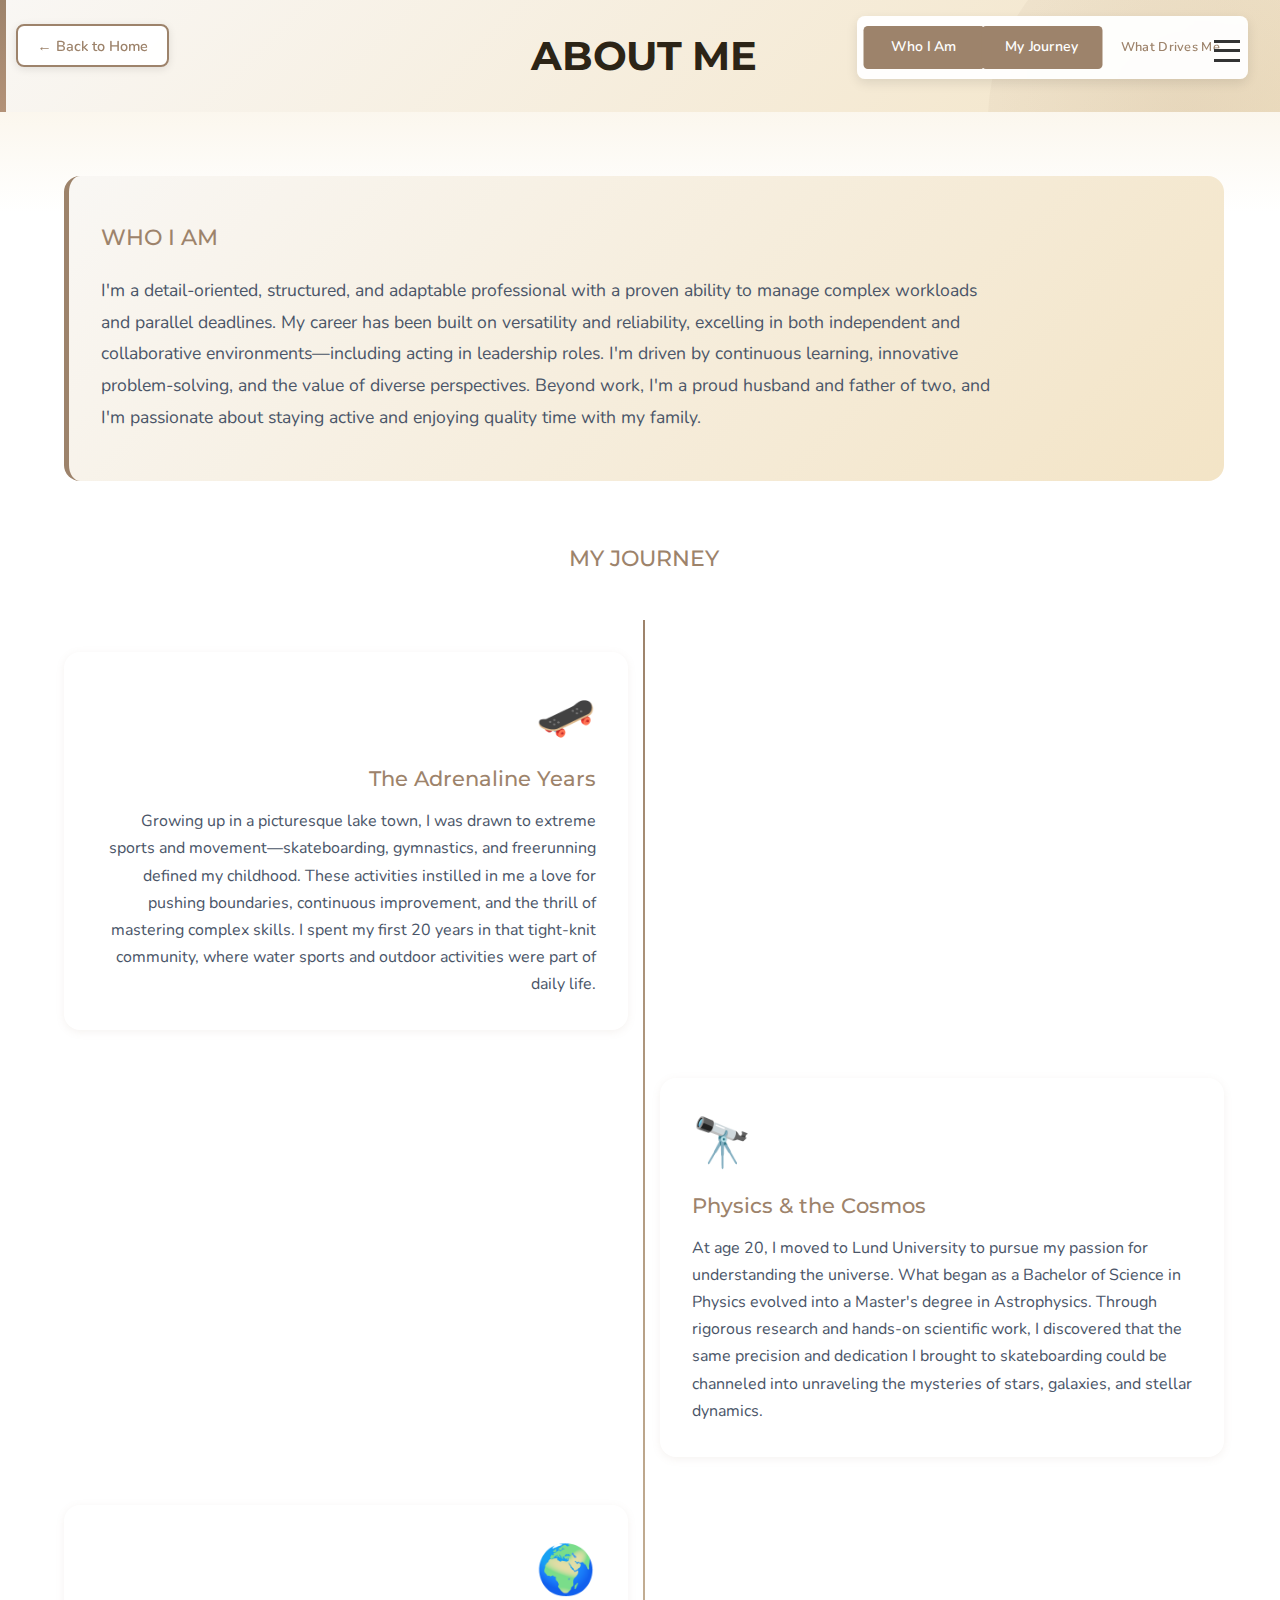
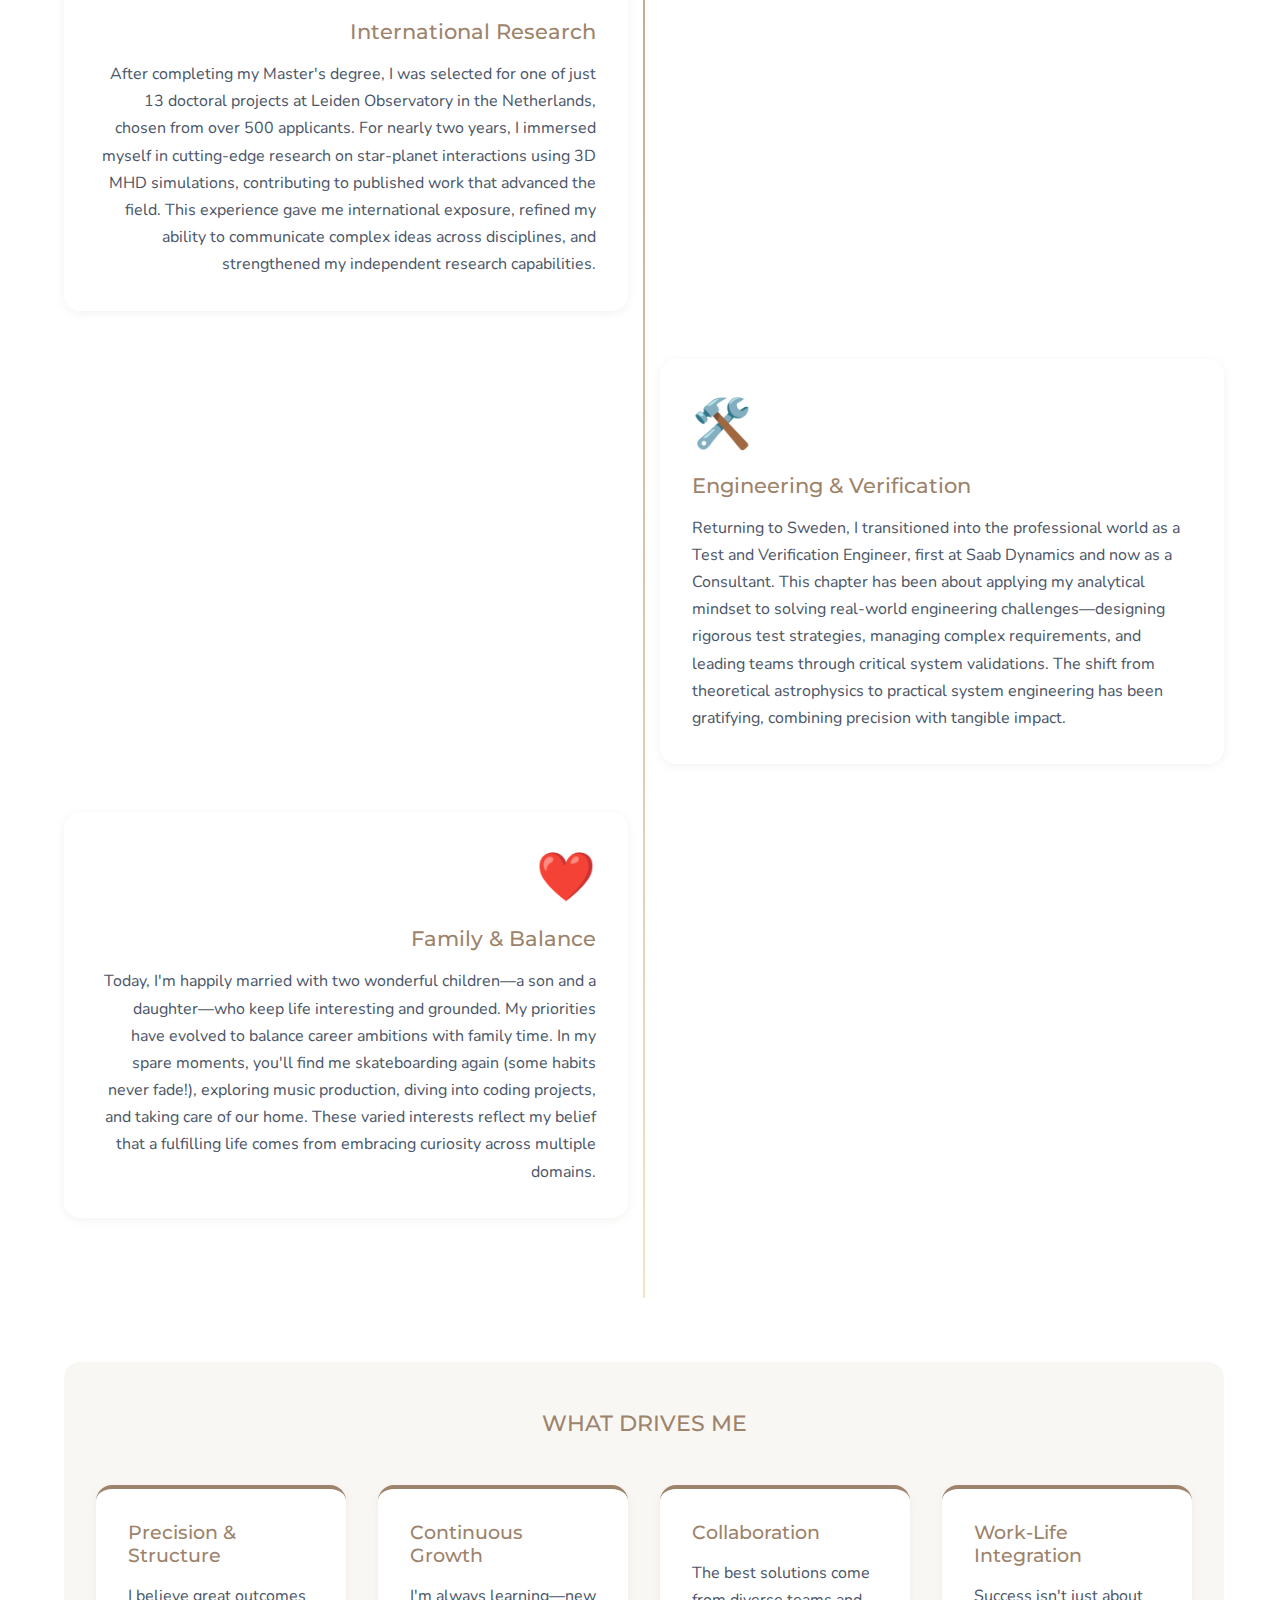
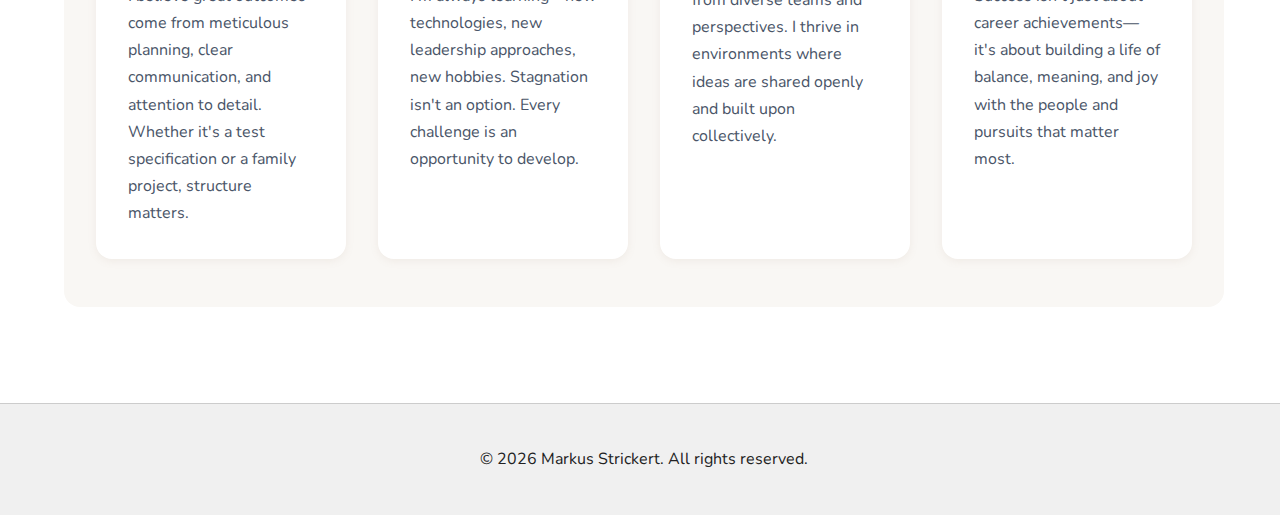
<file: about.html>
<!DOCTYPE html>
<html lang="en">
  <head>
    <meta charset="utf-8">
    <meta name="viewport" content="width=device-width, initial-scale=1">
    <title>About me - Markus Strickert</title>
    <meta name="description" content="About Markus Strickert">
    <meta name="author" content="Markus Strickert">
    <link rel="preconnect" href="https://fonts.googleapis.com">
    <link rel="preconnect" href="https://fonts.gstatic.com" crossorigin>
    <link href="https://fonts.googleapis.com/css2?family=Montserrat:ital,wght@0,100..900;1,100..900&family=Nunito:ital,wght@0,200..1000;1,200..1000&display=swap" rel="stylesheet">
    <link rel="stylesheet" href="css/modern_normalize.css" />
    <link rel="stylesheet" href="css/html5bp.css">
    <link rel="stylesheet" href="css/main.css">
    <meta name="theme-color" content="#fafafa">
    <link rel="icon" href="/favicon.ico" sizes="any">
    <link rel="icon" href="/icon.svg" type="image/svg+xml">
    <link rel="apple-touch-icon" sizes="180x180" href="/icon.png">
    <link rel="manifest" href="/site.webmanifest">
  </head>

  <body>
    <!-- Overlay for menu -->
    <div id="menu-overlay" class="menu-overlay"></div>

    <!-- Hamburger Menu -->
    <div id="hamburger-menu" class="hamburger-menu">
      <button id="menu-toggle" class="menu-toggle" aria-label="Toggle menu">
        <span></span>
        <span></span>
        <span></span>
      </button>
      <nav id="dropdown-menu" class="dropdown-menu">
        <ul>
          <li><a href="index.html">Home</a></li>
          <li><a href="about.html">About me</a></li>
          <li><a href="academic.html">Academic Experience</a></li>
          <li><a href="work-details.html">Detailed Competence Profile</a></li>
          <li><a href="portfolio.html">Portfolio</a></li>
          <li><a href="projects.html">Projects</a></li>
          <li><a href="contact.html">Contact me</a></li>
        </ul>
      </nav>
    </div>

    <header class="page-header">
      <div class="container">
        <h1>About me</h1>
        <a href="index.html" class="back-to-portfolio">← Back to Home</a>
      </div>
    </header>

    <!-- Portfolio Navigation Sidebar -->
    <div class="timeline-nav timeline-nav-top" id="timelineNav">
      <div class="timeline-nav-item" data-section="who-i-am">Who I Am</div>
      <div class="timeline-nav-item" data-section="my-journey">My Journey</div>
      <div class="timeline-nav-item" data-section="what-drives-me">What Drives Me</div>
    </div>

    <div class="page-content">
      <div class="container">
        <main>
          <!-- Intro Section -->
          <section id="who-i-am" class="about-intro">
            <div class="intro-content">
              <h2>Who I Am</h2>
              <p class="intro-text">
                I'm a detail-oriented, structured, and adaptable professional with a proven ability to manage complex workloads and parallel deadlines. My career has been built on versatility and reliability, excelling in both independent and collaborative environments—including acting in leadership roles. I'm driven by continuous learning, innovative problem-solving, and the value of diverse perspectives. Beyond work, I'm a proud husband and father of two, and I'm passionate about staying active and enjoying quality time with my family.
              </p>
            </div>
          </section>

          <!-- Journey Section -->
          <section id="my-journey" class="about-journey">
            <h2>My Journey</h2>
            
            <div class="journey-timeline">
              <!-- Phase 1: Early Years -->
              <div class="journey-phase">
                <div class="phase-icon">🛹</div>
                <h3>The Adrenaline Years</h3>
                <p>
                  Growing up in a picturesque lake town, I was drawn to extreme sports and movement—skateboarding, gymnastics, and freerunning defined my childhood. These activities instilled in me a love for pushing boundaries, continuous improvement, and the thrill of mastering complex skills. I spent my first 20 years in that tight-knit community, where water sports and outdoor activities were part of daily life.
                </p>
              </div>

              <!-- Phase 2: Academic Path -->
              <div class="journey-phase">
                <div class="phase-icon">🔭</div>
                <h3>Physics & the Cosmos</h3>
                <p>
                  At age 20, I moved to Lund University to pursue my passion for understanding the universe. What began as a Bachelor of Science in Physics evolved into a Master's degree in Astrophysics. Through rigorous research and hands-on scientific work, I discovered that the same precision and dedication I brought to skateboarding could be channeled into unraveling the mysteries of stars, galaxies, and stellar dynamics.
                </p>
              </div>

              <!-- Phase 3: PhD & Leiden -->
              <div class="journey-phase">
                <div class="phase-icon">🌍</div>
                <h3>International Research</h3>
                <p>
                  After completing my Master's degree, I was selected for one of just 13 doctoral projects at Leiden Observatory in the Netherlands, chosen from over 500 applicants. For nearly two years, I immersed myself in cutting-edge research on star-planet interactions using 3D MHD simulations, contributing to published work that advanced the field. This experience gave me international exposure, refined my ability to communicate complex ideas across disciplines, and strengthened my independent research capabilities.
                </p>
              </div>

              <!-- Phase 4: Professional Life -->
              <div class="journey-phase">
                <div class="phase-icon">🛠️</div>
                <h3>Engineering & Verification</h3>
                <p>
                  Returning to Sweden, I transitioned into the professional world as a Test and Verification Engineer, first at Saab Dynamics and now as a Consultant. This chapter has been about applying my analytical mindset to solving real-world engineering challenges—designing rigorous test strategies, managing complex requirements, and leading teams through critical system validations. The shift from theoretical astrophysics to practical system engineering has been gratifying, combining precision with tangible impact.
                </p>
              </div>

              <!-- Phase 5: Family & Present -->
              <div class="journey-phase">
                <div class="phase-icon">❤️</div>
                <h3>Family & Balance</h3>
                <p>
                  Today, I'm happily married with two wonderful children—a son and a daughter—who keep life interesting and grounded. My priorities have evolved to balance career ambitions with family time. In my spare moments, you'll find me skateboarding again (some habits never fade!), exploring music production, diving into coding projects, and taking care of our home. These varied interests reflect my belief that a fulfilling life comes from embracing curiosity across multiple domains.
                </p>
              </div>
            </div>
          </section>

          <!-- Values Section -->
          <section id="what-drives-me" class="about-values">
            <h2>What Drives Me</h2>
            <div class="values-grid">
              <div class="value-card">
                <h3>Precision & Structure</h3>
                <p>I believe great outcomes come from meticulous planning, clear communication, and attention to detail. Whether it's a test specification or a family project, structure matters.</p>
              </div>
              <div class="value-card">
                <h3>Continuous Growth</h3>
                <p>I'm always learning—new technologies, new leadership approaches, new hobbies. Stagnation isn't an option. Every challenge is an opportunity to develop.</p>
              </div>
              <div class="value-card">
                <h3>Collaboration</h3>
                <p>The best solutions come from diverse teams and perspectives. I thrive in environments where ideas are shared openly and built upon collectively.</p>
              </div>
              <div class="value-card">
                <h3>Work-Life Integration</h3>
                <p>Success isn't just about career achievements—it's about building a life of balance, meaning, and joy with the people and pursuits that matter most.</p>
              </div>
            </div>
          </section>

        </main>
      </div>
    </div>

    <footer class="page-footer">
      <div class="container">
        <p>© 2026 Markus Strickert. All rights reserved.</p>
      </div>
    </footer>

    <script src="js/app.js"></script>
  </body>
</html>
</file>
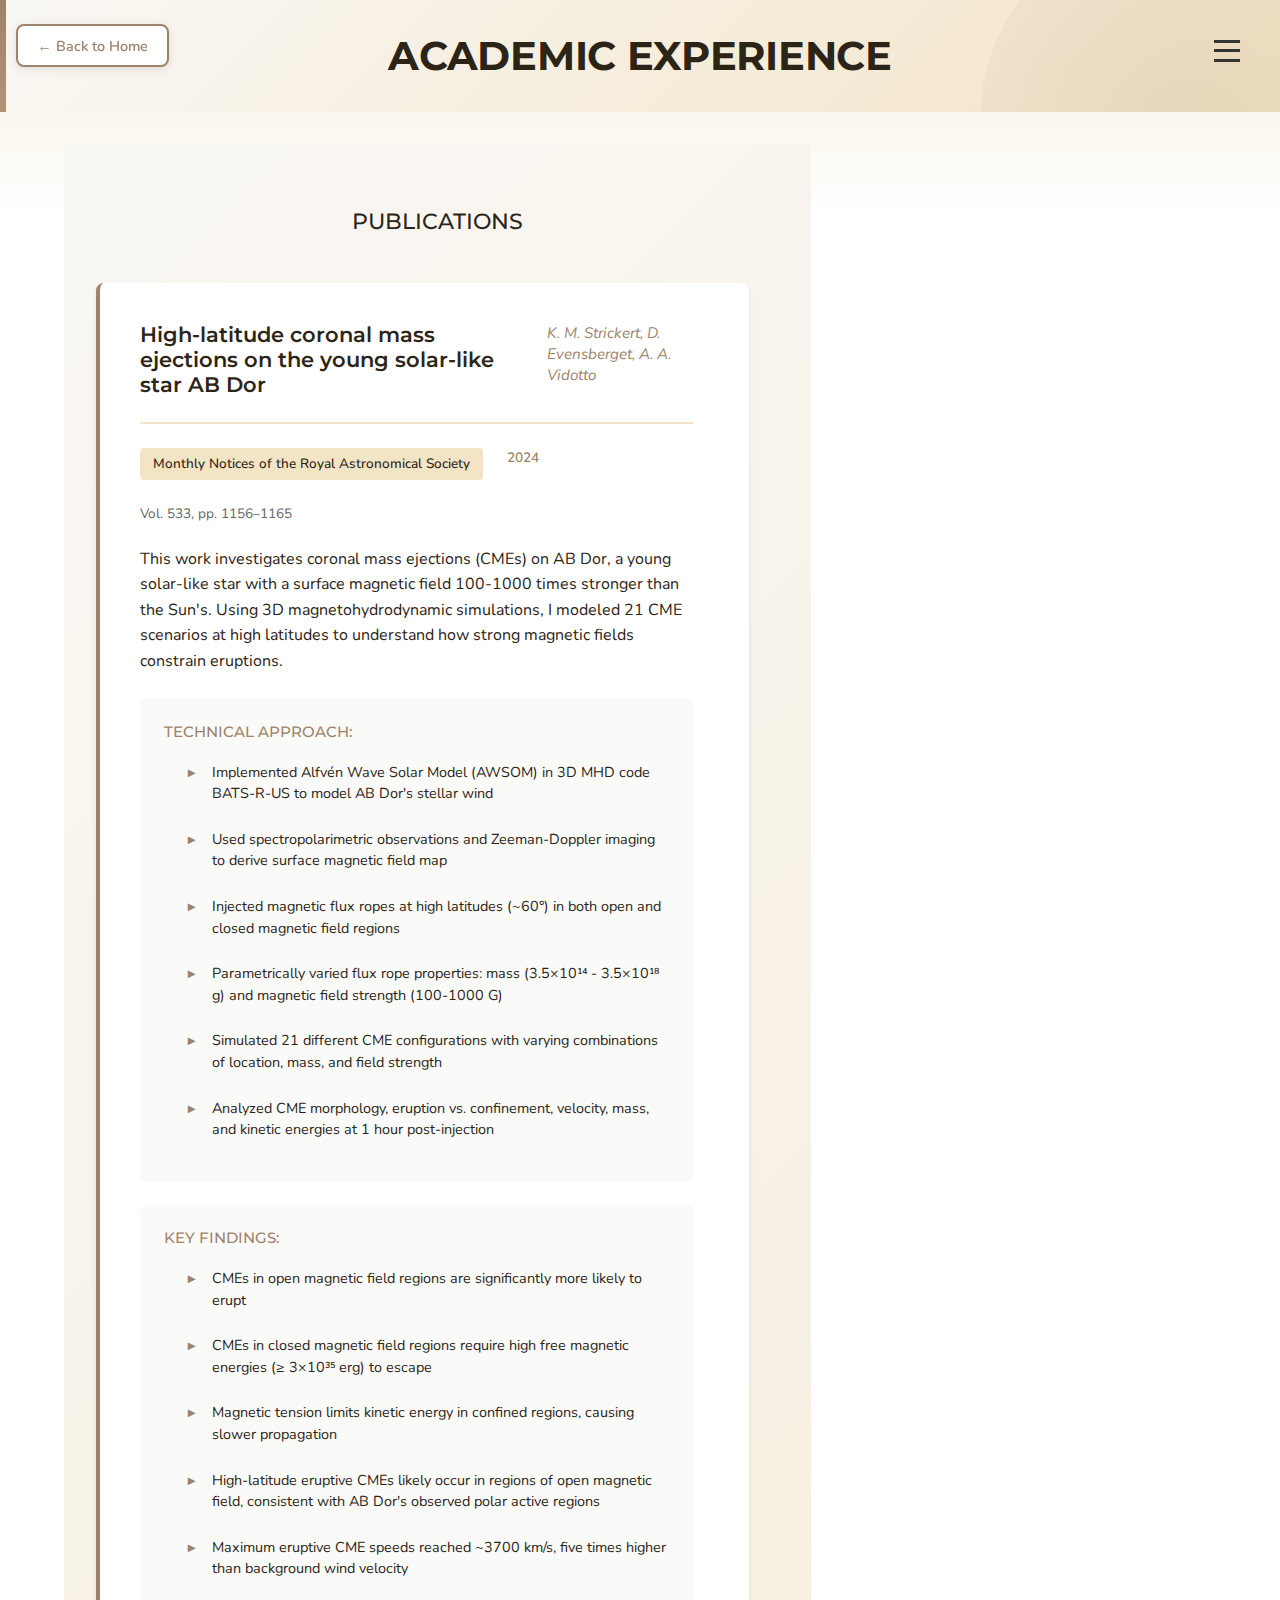
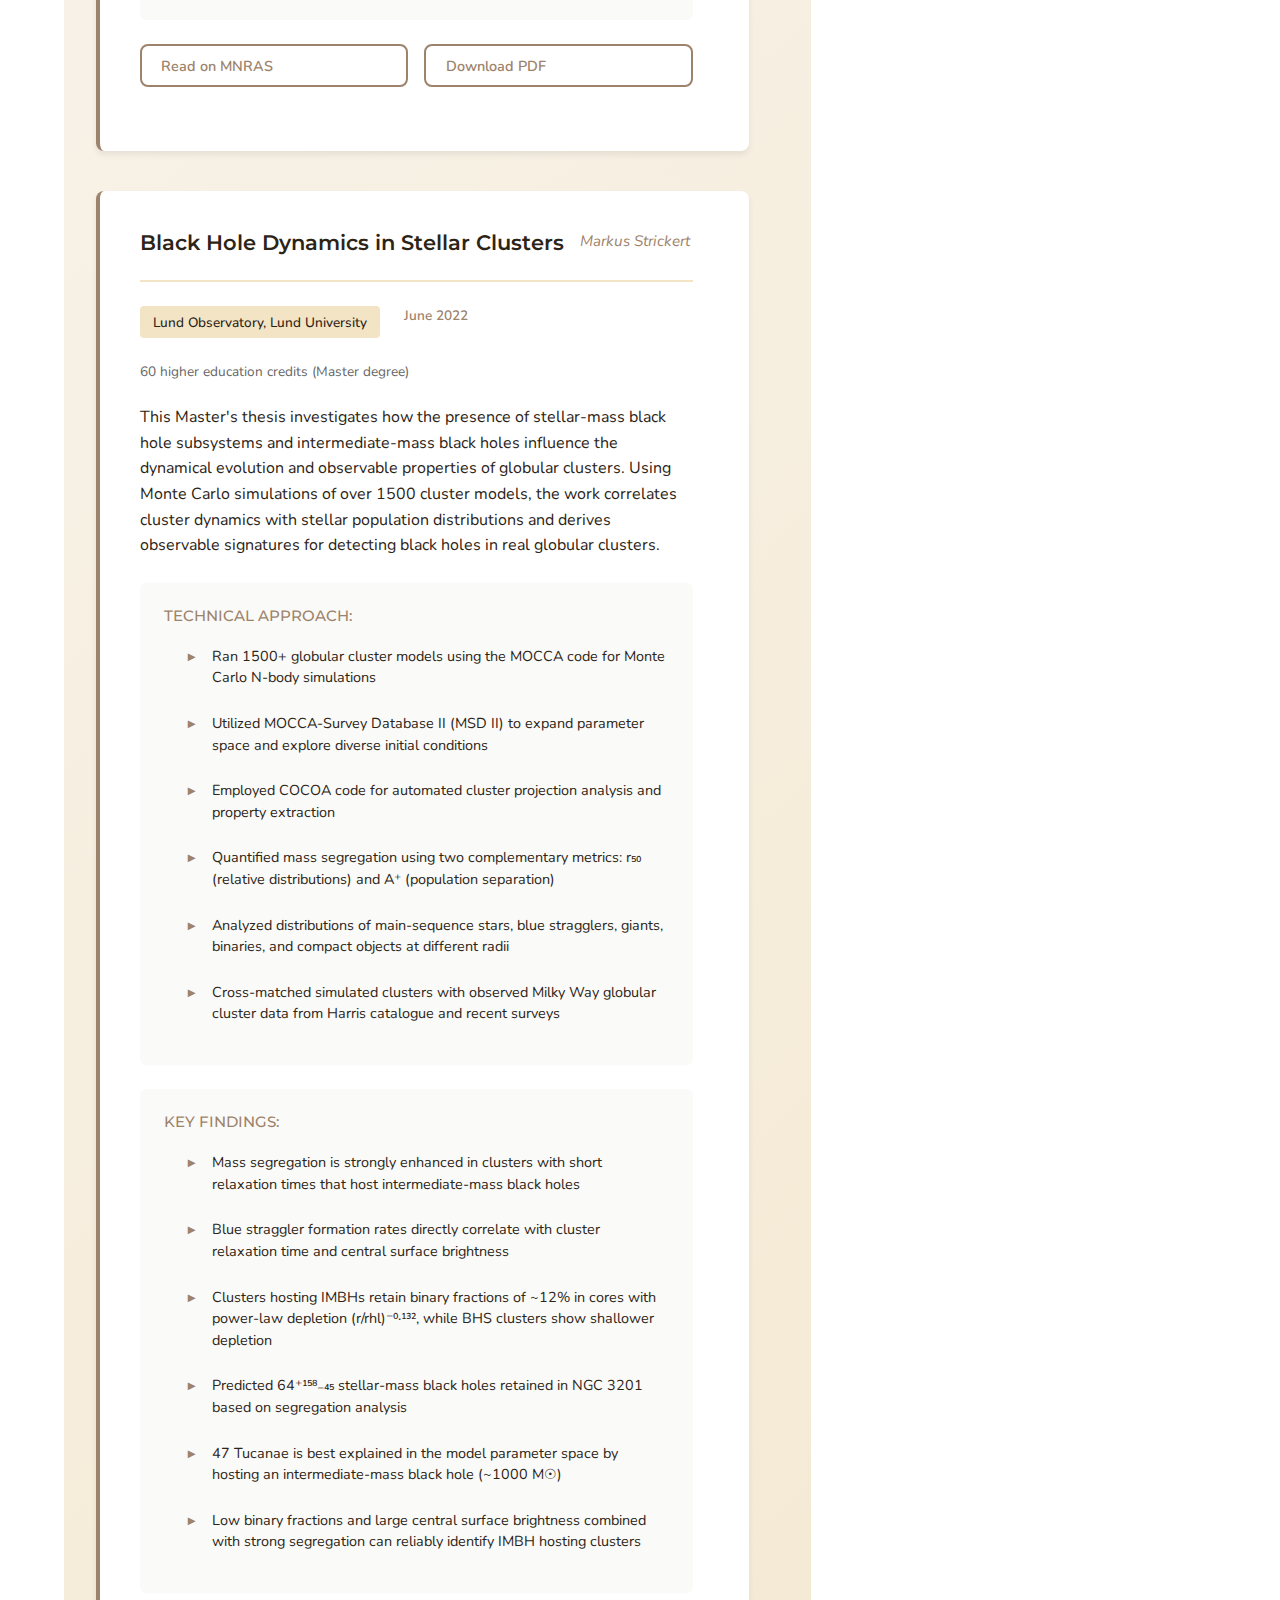
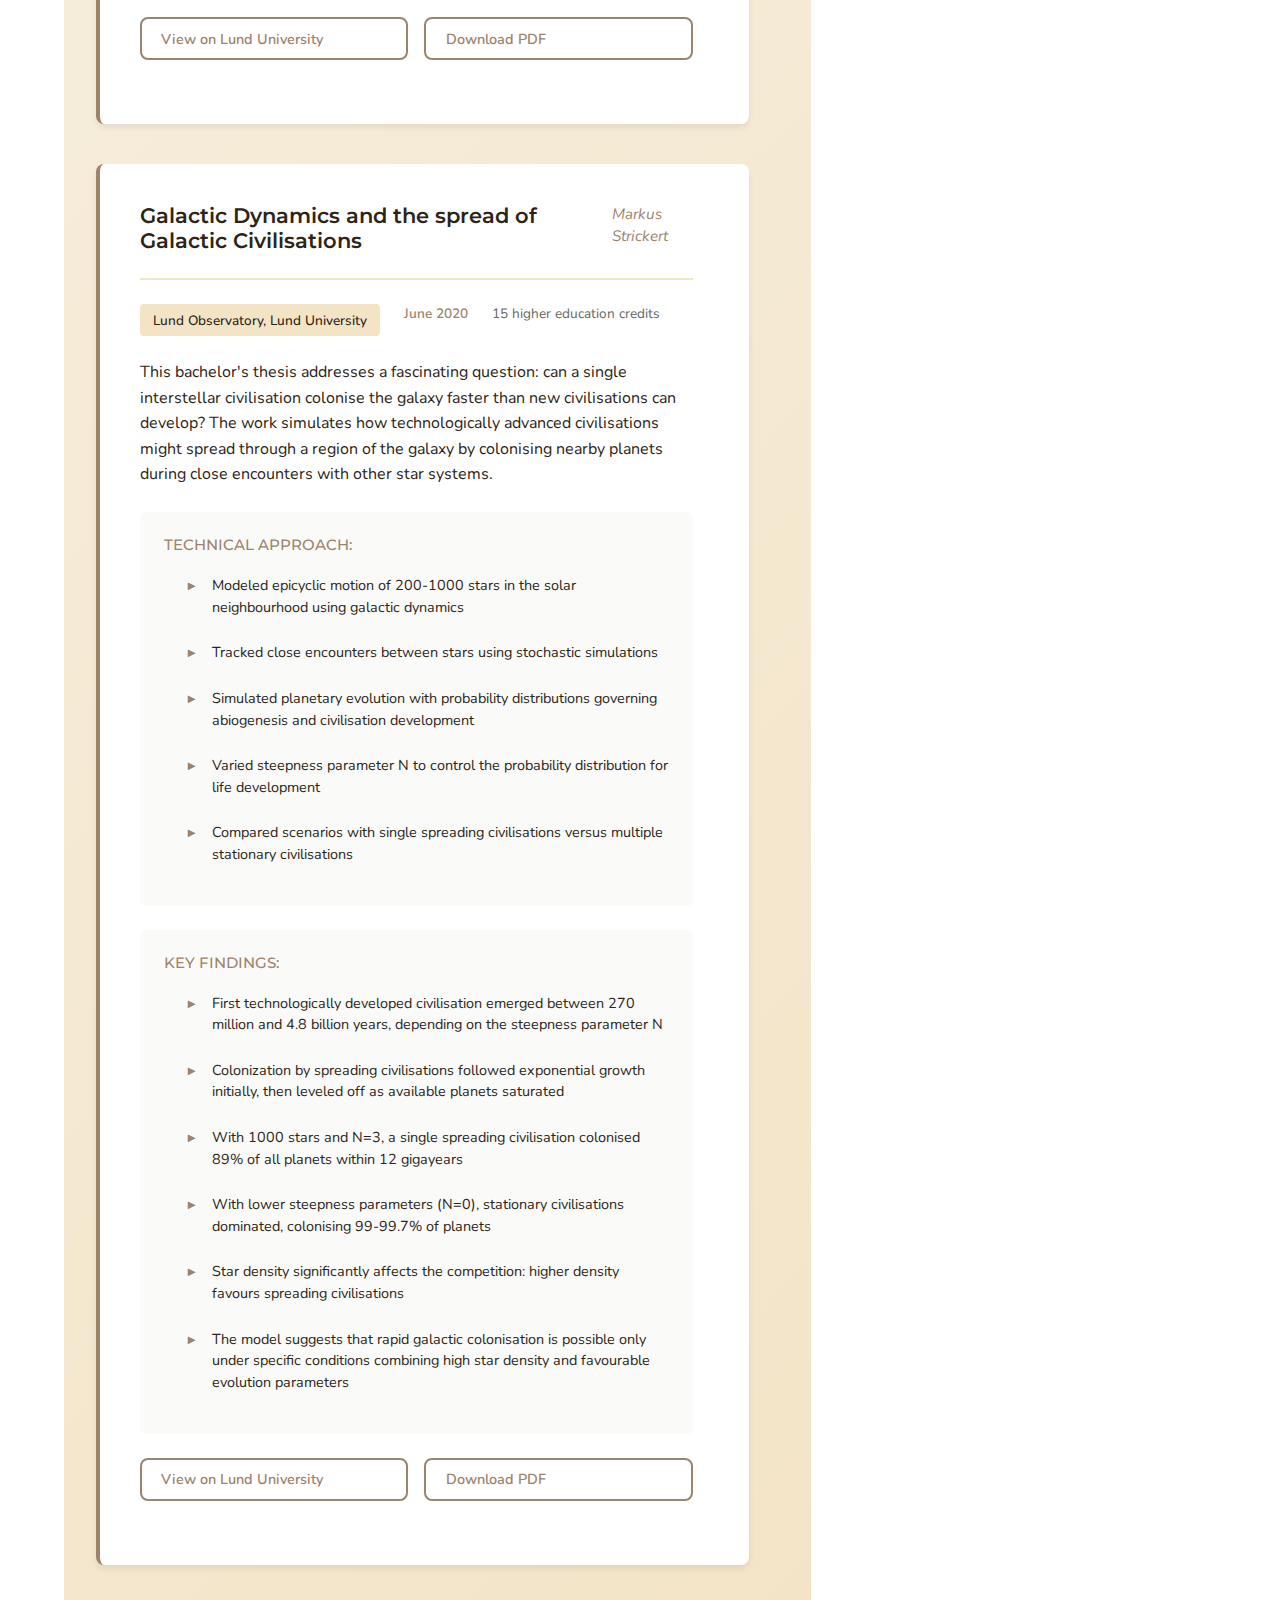
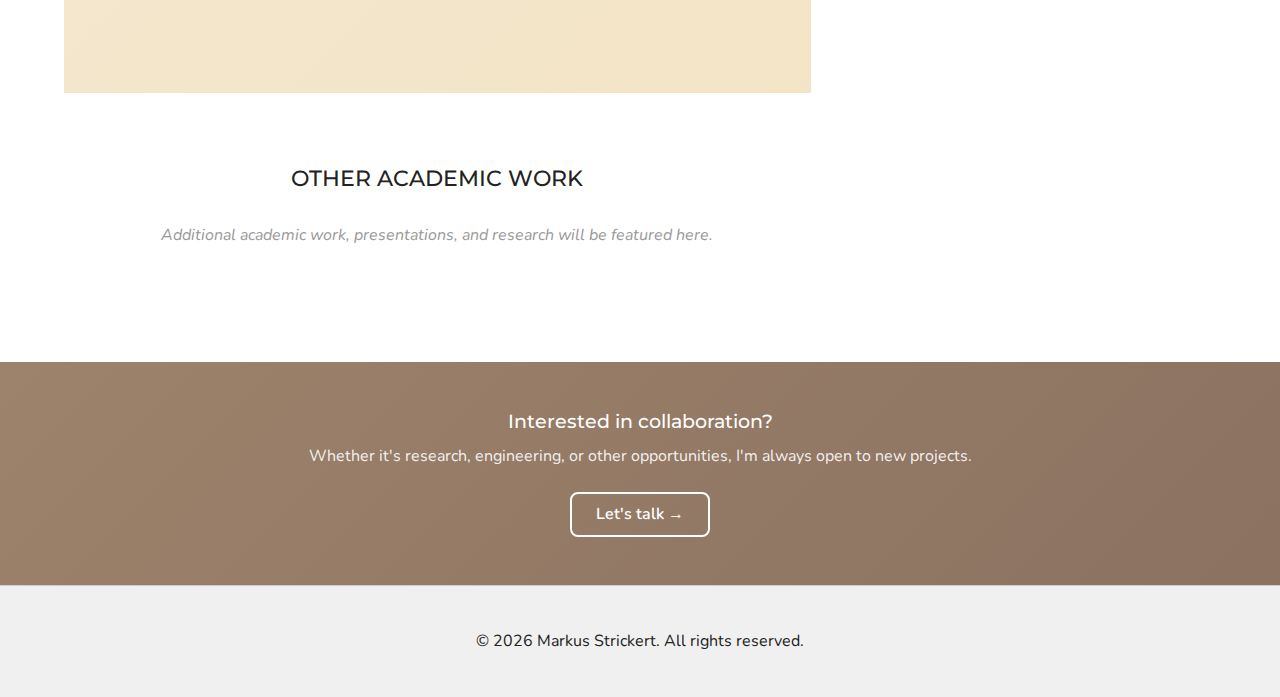
<file: academic.html>
<!DOCTYPE html>
<html lang="en">
  <head>
    <meta charset="utf-8">
    <meta name="viewport" content="width=device-width, initial-scale=1">
    <title>Academic Experience - Markus Strickert</title>
    <meta name="description" content="Academic Experience of Markus Strickert">
    <meta name="author" content="Markus Strickert">
    <link rel="preconnect" href="https://fonts.googleapis.com">
    <link rel="preconnect" href="https://fonts.gstatic.com" crossorigin>
    <link href="https://fonts.googleapis.com/css2?family=Montserrat:ital,wght@0,100..900;1,100..900&family=Nunito:ital,wght@0,200..1000;1,200..1000&display=swap" rel="stylesheet">
    <link rel="stylesheet" href="css/modern_normalize.css" />
    <link rel="stylesheet" href="css/html5bp.css">
    <link rel="stylesheet" href="css/main.css">
    <meta name="theme-color" content="#fafafa">
    <link rel="icon" href="/favicon.ico" sizes="any">
    <link rel="icon" href="/icon.svg" type="image/svg+xml">
    <link rel="apple-touch-icon" sizes="180x180" href="/icon.png">
    <link rel="manifest" href="/site.webmanifest">
  </head>

  <body>
    <!-- Overlay for menu -->
    <div id="menu-overlay" class="menu-overlay"></div>

    <!-- Hamburger Menu -->
    <div id="hamburger-menu" class="hamburger-menu">
      <button id="menu-toggle" class="menu-toggle" aria-label="Toggle menu">
        <span></span>
        <span></span>
        <span></span>
      </button>
      <nav id="dropdown-menu" class="dropdown-menu">
        <ul>
          <li><a href="index.html">Home</a></li>
          <li><a href="about.html">About me</a></li>
          <li><a href="academic.html">Academic Experience</a></li>
          <li><a href="work-details.html">Detailed Competence Profile</a></li>
          <li><a href="portfolio.html">Portfolio</a></li>
          <li><a href="projects.html">Projects</a></li>
          <li><a href="contact.html">Contact me</a></li>
        </ul>
      </nav>
    </div>

    <header class="page-header">
      <div class="container">
        <h1>Academic Experience</h1>
        <a href="index.html" class="back-to-portfolio">← Back to Home</a>
      </div>
    </header>

    <div class="page-content">
      <div class="container">
        <main>
          <!-- Publications Section -->
          <section class="academic-publications">
            <h2>Publications</h2>
            
            <div class="publications-grid">
              <!-- PhD Publication -->
              <article class="publication-card">
                <div class="publication-header">
                  <h3 class="publication-title">High-latitude coronal mass ejections on the young solar-like star AB Dor</h3>
                  <p class="publication-authors">K. M. Strickert, D. Evensberget, A. A. Vidotto</p>
                </div>
                
                <div class="publication-meta">
                  <span class="publication-journal">Monthly Notices of the Royal Astronomical Society</span>
                  <span class="publication-date">2024</span>
                  <span class="publication-volume">Vol. 533, pp. 1156–1165</span>
                </div>
                
                <div class="publication-content">
                  <p class="publication-summary">
                    This work investigates coronal mass ejections (CMEs) on AB Dor, a young solar-like star with a surface magnetic field 100-1000 times stronger than the Sun's. Using 3D magnetohydrodynamic simulations, I modeled 21 CME scenarios at high latitudes to understand how strong magnetic fields constrain eruptions.
                  </p>

                  <div class="publication-details">
                    <h4>Technical approach:</h4>
                    <ul>
                      <li>Implemented Alfvén Wave Solar Model (AWSOM) in 3D MHD code BATS-R-US to model AB Dor's stellar wind</li>
                      <li>Used spectropolarimetric observations and Zeeman-Doppler imaging to derive surface magnetic field map</li>
                      <li>Injected magnetic flux ropes at high latitudes (~60°) in both open and closed magnetic field regions</li>
                      <li>Parametrically varied flux rope properties: mass (3.5×10¹⁴ - 3.5×10¹⁸ g) and magnetic field strength (100-1000 G)</li>
                      <li>Simulated 21 different CME configurations with varying combinations of location, mass, and field strength</li>
                      <li>Analyzed CME morphology, eruption vs. confinement, velocity, mass, and kinetic energies at 1 hour post-injection</li>
                    </ul>
                  </div>
                  
                  <div class="publication-details">
                    <h4>Key findings:</h4>
                    <ul>
                      <li>CMEs in open magnetic field regions are significantly more likely to erupt</li>
                      <li>CMEs in closed magnetic field regions require high free magnetic energies (≥ 3×10³⁵ erg) to escape</li>
                      <li>Magnetic tension limits kinetic energy in confined regions, causing slower propagation</li>
                      <li>High-latitude eruptive CMEs likely occur in regions of open magnetic field, consistent with AB Dor's observed polar active regions</li>
                      <li>Maximum eruptive CME speeds reached ~3700 km/s, five times higher than background wind velocity</li>
                    </ul>
                  </div>
                  
                  <div class="publication-links">
                    <a href="https://academic.oup.com/mnras/article/533/1/1156/7729277" class="btn btn-secondary" target="_blank">Read on MNRAS</a>
                    <a href="Paper_PhD.pdf" class="btn btn-tertiary" download>Download PDF</a>
                  </div>
                </div>
                
                <div class="publication-plot-placeholder">
                  <p>Plot from paper</p>
                </div>
              </article>

              <!-- Master Thesis -->
              <article class="publication-card">
                <div class="publication-header">
                  <h3 class="publication-title">Black Hole Dynamics in Stellar Clusters</h3>
                  <p class="publication-authors">Markus Strickert</p>
                </div>
                
                <div class="publication-meta">
                  <span class="publication-journal">Lund Observatory, Lund University</span>
                  <span class="publication-date">June 2022</span>
                  <span class="publication-volume">60 higher education credits (Master degree)</span>
                </div>
                
                <div class="publication-content">
                  <p class="publication-summary">
                    This Master's thesis investigates how the presence of stellar-mass black hole subsystems and intermediate-mass black holes influence the dynamical evolution and observable properties of globular clusters. Using Monte Carlo simulations of over 1500 cluster models, the work correlates cluster dynamics with stellar population distributions and derives observable signatures for detecting black holes in real globular clusters.
                  </p>
                  
                  <div class="publication-details">
                    <h4>Technical approach:</h4>
                    <ul>
                      <li>Ran 1500+ globular cluster models using the MOCCA code for Monte Carlo N-body simulations</li>
                      <li>Utilized MOCCA-Survey Database II (MSD II) to expand parameter space and explore diverse initial conditions</li>
                      <li>Employed COCOA code for automated cluster projection analysis and property extraction</li>
                      <li>Quantified mass segregation using two complementary metrics: r₅₀ (relative distributions) and A⁺ (population separation)</li>
                      <li>Analyzed distributions of main-sequence stars, blue stragglers, giants, binaries, and compact objects at different radii</li>
                      <li>Cross-matched simulated clusters with observed Milky Way globular cluster data from Harris catalogue and recent surveys</li>
                    </ul>
                  </div>

                  <div class="publication-details">
                    <h4>Key findings:</h4>
                    <ul>
                      <li>Mass segregation is strongly enhanced in clusters with short relaxation times that host intermediate-mass black holes</li>
                      <li>Blue straggler formation rates directly correlate with cluster relaxation time and central surface brightness</li>
                      <li>Clusters hosting IMBHs retain binary fractions of ~12% in cores with power-law depletion (r/rhl)⁻⁰·¹³², while BHS clusters show shallower depletion</li>
                      <li>Predicted 64⁺¹⁵⁸₋₄₅ stellar-mass black holes retained in NGC 3201 based on segregation analysis</li>
                      <li>47 Tucanae is best explained in the model parameter space by hosting an intermediate-mass black hole (~1000 M☉)</li>
                      <li>Low binary fractions and large central surface brightness combined with strong segregation can reliably identify IMBH hosting clusters</li>
                    </ul>
                  </div>
                  
                  <div class="publication-links">
                    <a href="https://lup.lub.lu.se/luur/download?func=downloadFile&recordOId=9095211&fileOId=9095212" class="btn btn-secondary" target="_blank">View on Lund University</a>
                    <a href="2022-EXA196_Strickert-Markus.pdf" class="btn btn-tertiary" download>Download PDF</a>
                  </div>
                </div>
                
                <div class="publication-plot-placeholder">
                  <p>Plot from paper</p>
                </div>
              </article>

              <!-- Bachelor Thesis -->
              <article class="publication-card">
                <div class="publication-header">
                  <h3 class="publication-title">Galactic Dynamics and the spread of Galactic Civilisations</h3>
                  <p class="publication-authors">Markus Strickert</p>
                </div>
                
                <div class="publication-meta">
                  <span class="publication-journal">Lund Observatory, Lund University</span>
                  <span class="publication-date">June 2020</span>
                  <span class="publication-volume">15 higher education credits</span>
                </div>
                
                <div class="publication-content">
                  <p class="publication-summary">
                    This bachelor's thesis addresses a fascinating question: can a single interstellar civilisation colonise the galaxy faster than new civilisations can develop? The work simulates how technologically advanced civilisations might spread through a region of the galaxy by colonising nearby planets during close encounters with other star systems.
                  </p>
                  
                  <div class="publication-details">
                    <h4>Technical approach:</h4>
                    <ul>
                      <li>Modeled epicyclic motion of 200-1000 stars in the solar neighbourhood using galactic dynamics</li>
                      <li>Tracked close encounters between stars using stochastic simulations</li>
                      <li>Simulated planetary evolution with probability distributions governing abiogenesis and civilisation development</li>
                      <li>Varied steepness parameter N to control the probability distribution for life development</li>
                      <li>Compared scenarios with single spreading civilisations versus multiple stationary civilisations</li>
                    </ul>
                  </div>

                  <div class="publication-details">
                    <h4>Key findings:</h4>
                    <ul>
                      <li>First technologically developed civilisation emerged between 270 million and 4.8 billion years, depending on the steepness parameter N</li>
                      <li>Colonization by spreading civilisations followed exponential growth initially, then leveled off as available planets saturated</li>
                      <li>With 1000 stars and N=3, a single spreading civilisation colonised 89% of all planets within 12 gigayears</li>
                      <li>With lower steepness parameters (N=0), stationary civilisations dominated, colonising 99-99.7% of planets</li>
                      <li>Star density significantly affects the competition: higher density favours spreading civilisations</li>
                      <li>The model suggests that rapid galactic colonisation is possible only under specific conditions combining high star density and favourable evolution parameters</li>
                    </ul>
                  </div>
                  
                  <div class="publication-links">
                    <a href="https://lup.lub.lu.se/luur/download?func=downloadFile&recordOId=8975819&fileOId=8975820" class="btn btn-secondary" target="_blank">View on Lund University</a>
                    <a href="Galactic_Dynamics_and_the_Spread_of_Galactic_Civilisations.pdf" class="btn btn-tertiary" download>Download PDF</a>
                  </div>
                </div>
                
                <div class="publication-plot-placeholder">
                  <p>Plot from paper</p>
                </div>
              </article>
            </div>
          </section>

          <!-- Placeholder for additional work sections -->
          <section class="academic-other">
            <h2>Other Academic Work</h2>
            <p class="placeholder-text">Additional academic work, presentations, and research will be featured here.</p>
          </section>

        </main>
      </div>
    </div>

    <!-- Footer Contact CTA -->
    <section class="footer-contact-cta">
      <div class="container">
        <h3>Interested in collaboration?</h3>
        <p>Whether it's research, engineering, or other opportunities, I'm always open to new projects.</p>
        <a href="contact.html">Let's talk →</a>
      </div>
    </section>

    <footer class="page-footer">
      <div class="container">
        <p>© 2026 Markus Strickert. All rights reserved.</p>
      </div>
    </footer>

    <script src="js/app.js"></script>
  </body>
</html>
</file>
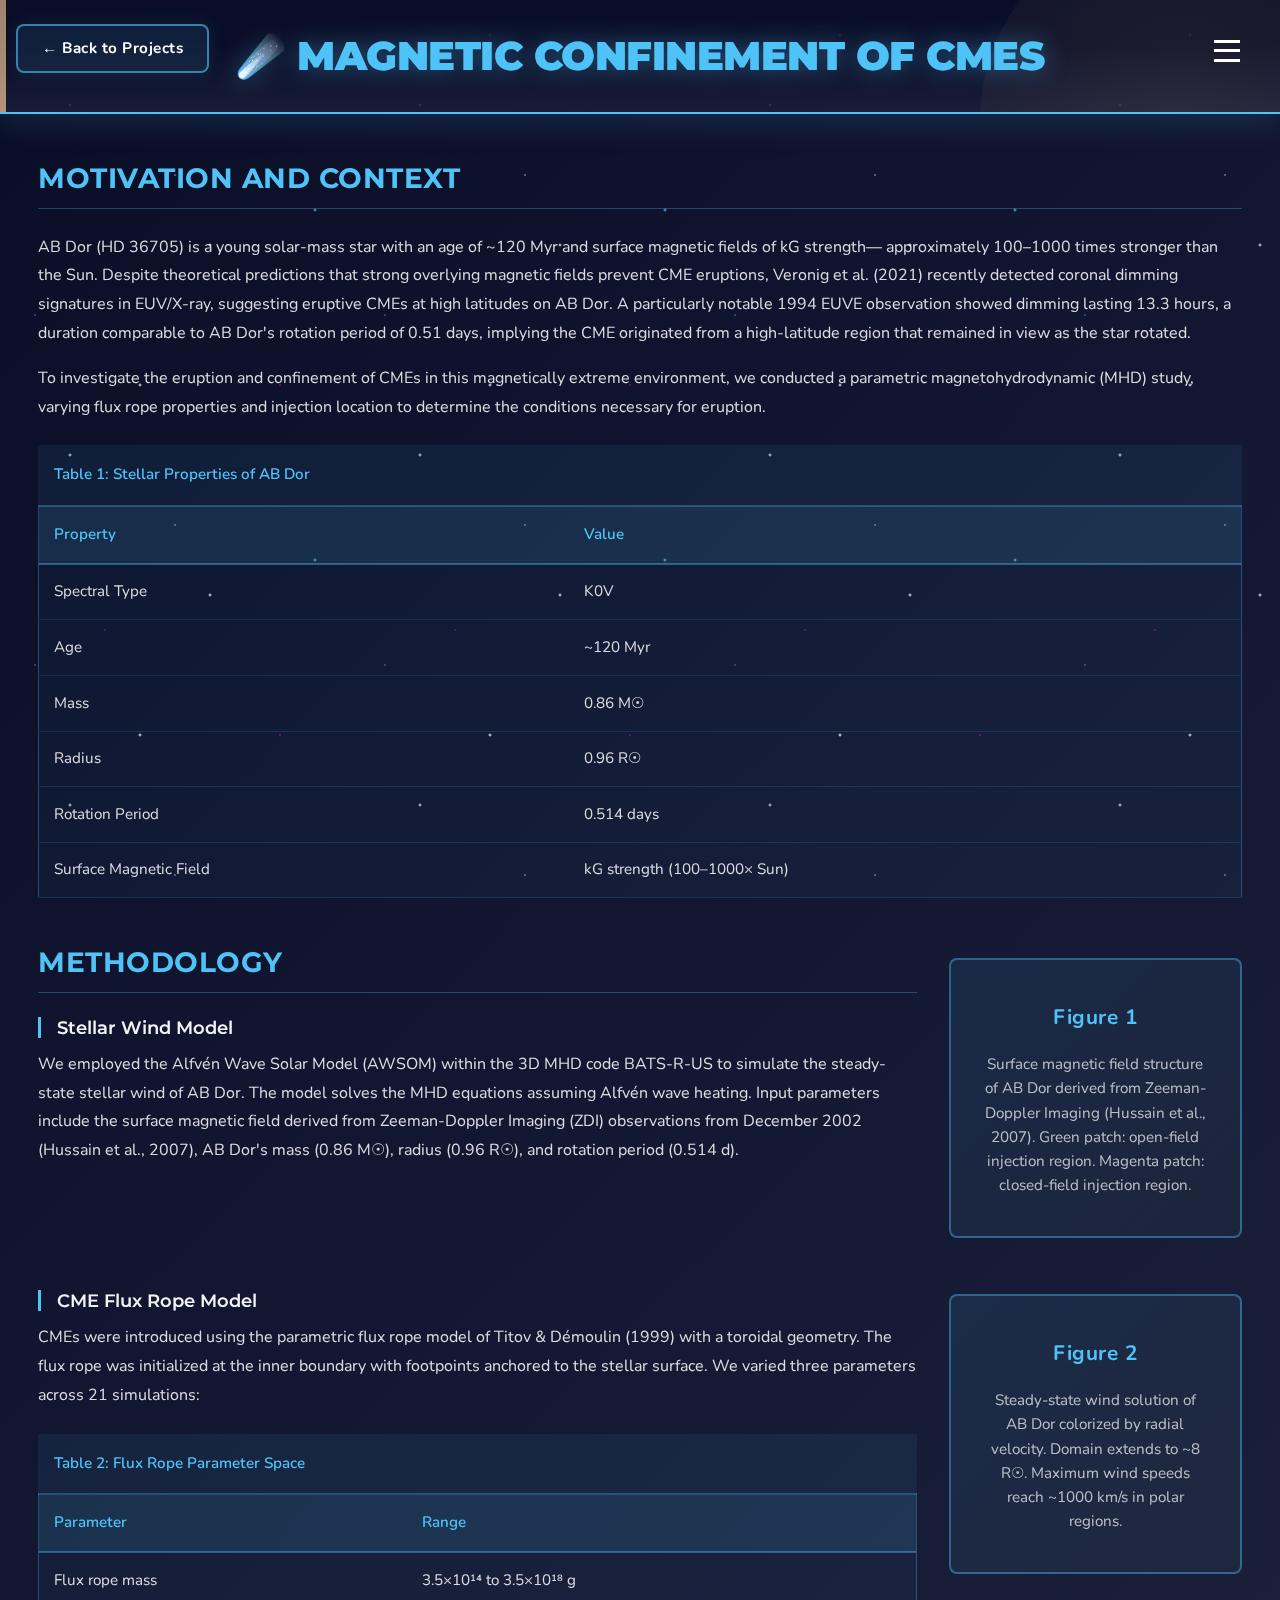
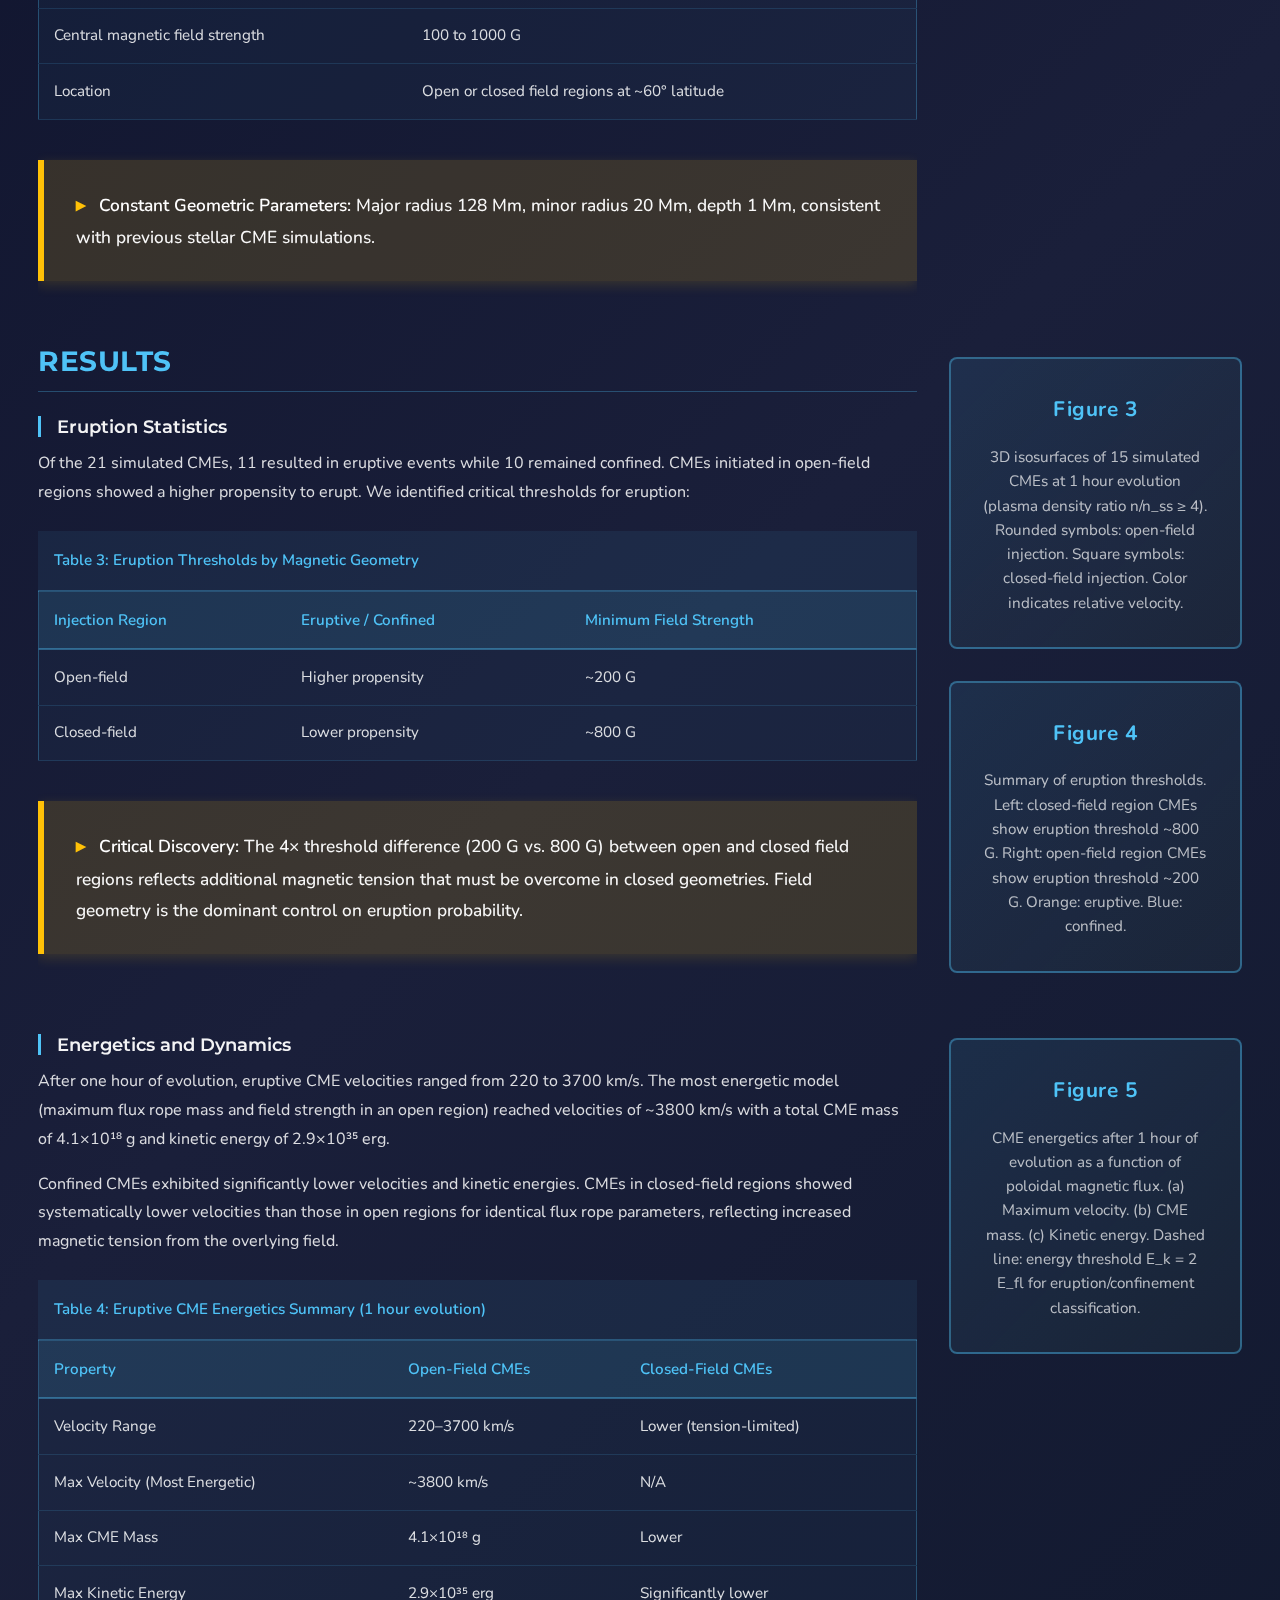
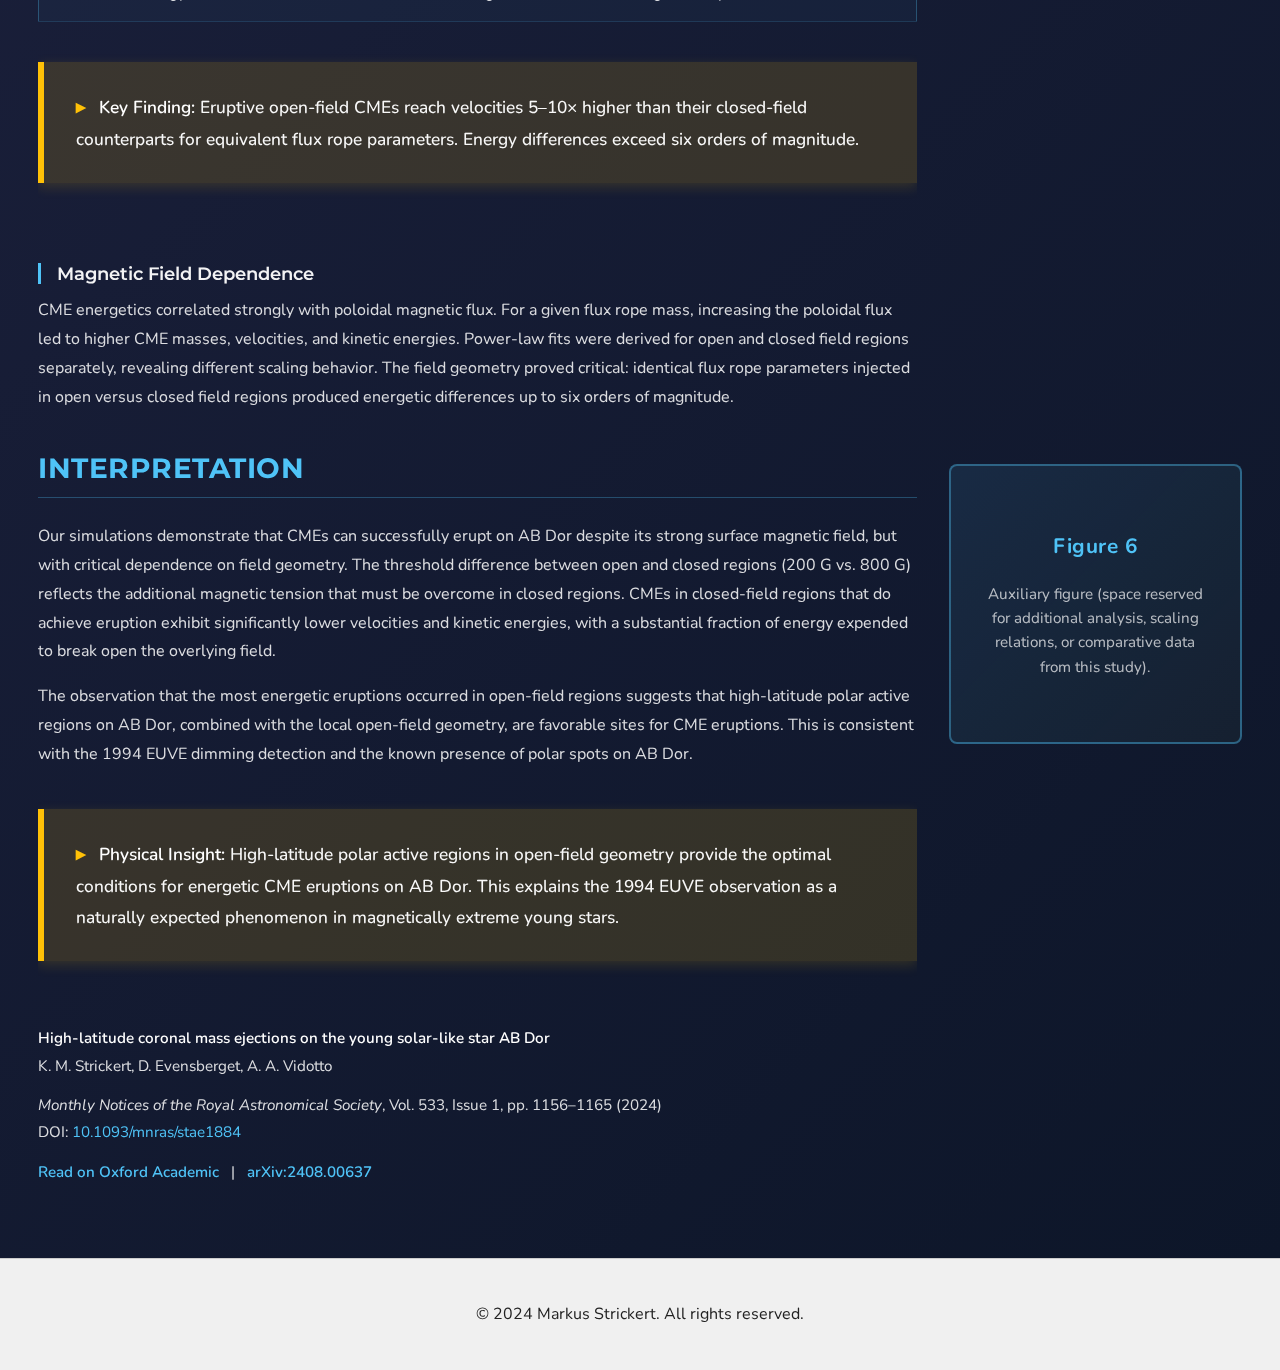
<file: cme-research.html>
<!DOCTYPE html>
<html lang="en">
  <head>
    <meta charset="utf-8">
    <meta name="viewport" content="width=device-width, initial-scale=1">
    <title>CME Research on AB Dor - Markus Strickert</title>
    <meta name="description" content="High-latitude coronal mass ejections on AB Dor - Research by Markus Strickert">
    <meta name="author" content="Markus Strickert">
    <link rel="preconnect" href="https://fonts.googleapis.com">
    <link rel="preconnect" href="https://fonts.gstatic.com" crossorigin>
    <link href="https://fonts.googleapis.com/css2?family=Montserrat:ital,wght@0,100..900;1,100..900&family=Nunito:ital,wght@0,200..1000;1,200..1000&display=swap" rel="stylesheet">
    <link rel="stylesheet" href="css/modern_normalize.css" />
    <link rel="stylesheet" href="css/html5bp.css">
    <link rel="stylesheet" href="css/main.css">
    <meta name="theme-color" content="#fafafa">
    <link rel="icon" href="/favicon.ico" sizes="any">
    <link rel="icon" href="/icon.svg" type="image/svg+xml">
    <link rel="apple-touch-icon" sizes="180x180" href="/icon.png">
    <link rel="manifest" href="/site.webmanifest">
  </head>

  <body class="cme-research-page">
    <!-- Overlay for menu -->
    <div id="menu-overlay" class="menu-overlay"></div>

    <!-- Hamburger Menu -->
    <div id="hamburger-menu" class="hamburger-menu">
      <button id="menu-toggle" class="menu-toggle" aria-label="Toggle menu">
        <span></span>
        <span></span>
        <span></span>
      </button>
      <nav id="dropdown-menu" class="dropdown-menu">
        <ul>
          <li><a href="index.html">Home</a></li>
          <li><a href="about.html">About me</a></li>
          <li><a href="academic.html">Academic Experience</a></li>
          <li><a href="work-details.html">Detailed Competence Profile</a></li>
          <li><a href="portfolio.html">Portfolio</a></li>
          <li><a href="projects.html">Projects</a></li>
          <li><a href="contact.html">Contact me</a></li>
        </ul>
      </nav>
    </div>

    <header class="page-header cme-research-header">
      <div class="container">
        <h1>☄️ Magnetic Confinement of CMEs</h1>
        <a href="projects.html" class="back-to-portfolio">← Back to Projects</a>
      </div>
    </header>

    <div class="page-content cme-research-page">
      <div class="stars-background"></div>
      <div class="container">
        <main class="cme-research-main">
          
          <!-- Research Context -->
          <section class="research-section intro-section">
            <div class="section-content">
              <h2>Motivation and Context</h2>
              <p>
                AB Dor (HD 36705) is a young solar-mass star with an age of ~120 Myr and surface magnetic fields of kG strength—
                approximately 100–1000 times stronger than the Sun. Despite theoretical predictions that strong overlying magnetic 
                fields prevent CME eruptions, Veronig et al. (2021) recently detected coronal dimming signatures in EUV/X-ray, 
                suggesting eruptive CMEs at high latitudes on AB Dor. A particularly notable 1994 EUVE observation showed dimming 
                lasting 13.3 hours, a duration comparable to AB Dor's rotation period of 0.51 days, implying the CME originated 
                from a high-latitude region that remained in view as the star rotated.
              </p>
              <p>
                To investigate the eruption and confinement of CMEs in this magnetically extreme environment, we conducted a 
                parametric magnetohydrodynamic (MHD) study, varying flux rope properties and injection location to determine 
                the conditions necessary for eruption.
              </p>

              <table class="stellar-properties-table">
                <caption>Table 1: Stellar Properties of AB Dor</caption>
                <thead>
                  <tr>
                    <th>Property</th>
                    <th>Value</th>
                  </tr>
                </thead>
                <tbody>
                  <tr>
                    <td>Spectral Type</td>
                    <td>K0V</td>
                  </tr>
                  <tr>
                    <td>Age</td>
                    <td>~120 Myr</td>
                  </tr>
                  <tr>
                    <td>Mass</td>
                    <td>0.86 M☉</td>
                  </tr>
                  <tr>
                    <td>Radius</td>
                    <td>0.96 R☉</td>
                  </tr>
                  <tr>
                    <td>Rotation Period</td>
                    <td>0.514 days</td>
                  </tr>
                  <tr>
                    <td>Surface Magnetic Field</td>
                    <td>kG strength (100–1000× Sun)</td>
                  </tr>
                </tbody>
              </table>
            </div>
          </section>

          <!-- Methodology -->
          <section class="research-section methodology-section">
            <div class="section-content">
              <h2>Methodology</h2>
              <h3>Stellar Wind Model</h3>
              <p>
                We employed the Alfvén Wave Solar Model (AWSOM) within the 3D MHD code BATS-R-US to simulate the 
                steady-state stellar wind of AB Dor. The model solves the MHD equations assuming Alfvén wave heating. 
                Input parameters include the surface magnetic field derived from Zeeman-Doppler Imaging (ZDI) observations 
                from December 2002 (Hussain et al., 2007), AB Dor's mass (0.86 M☉), radius (0.96 R☉), and rotation period (0.514 d).
              </p>
            </div>

            <div class="section-plots">
              <figure class="plot-inline" data-plot-id="1">
                <div class="plot-placeholder" onclick="expandPlot(this)">
                  <div class="plot-label">Figure 1</div>
                  <p>Surface magnetic field structure of AB Dor derived from Zeeman-Doppler Imaging (Hussain et al., 2007). Green patch: open-field injection region. Magenta patch: closed-field injection region.</p>
                </div>
                <div class="plot-caption">
                  <strong>Figure 1:</strong> Add high-resolution plot here
                </div>
              </figure>
            </div>

            <div class="section-content">
              <h3>CME Flux Rope Model</h3>
              <p>
                CMEs were introduced using the parametric flux rope model of Titov & Démoulin (1999) with a toroidal geometry. 
                The flux rope was initialized at the inner boundary with footpoints anchored to the stellar surface. 
                We varied three parameters across 21 simulations:
              </p>
              
              <table class="flux-rope-parameters-table">
                <caption>Table 2: Flux Rope Parameter Space</caption>
                <thead>
                  <tr>
                    <th>Parameter</th>
                    <th>Range</th>
                  </tr>
                </thead>
                <tbody>
                  <tr>
                    <td>Flux rope mass</td>
                    <td>3.5×10¹⁴ to 3.5×10¹⁸ g</td>
                  </tr>
                  <tr>
                    <td>Central magnetic field strength</td>
                    <td>100 to 1000 G</td>
                  </tr>
                  <tr>
                    <td>Location</td>
                    <td>Open or closed field regions at ~60° latitude</td>
                  </tr>
                </tbody>
              </table>

              <aside class="discovery-box discovery-geometric">
                <strong>Constant Geometric Parameters:</strong> Major radius 128 Mm, minor radius 20 Mm, depth 1 Mm, consistent with previous stellar CME simulations.
              </aside>
            </div>

            <div class="section-plots">
              <figure class="plot-inline" data-plot-id="2">
                <div class="plot-placeholder" onclick="expandPlot(this)">
                  <div class="plot-label">Figure 2</div>
                  <p>Steady-state wind solution of AB Dor colorized by radial velocity. Domain extends to ~8 R☉. Maximum wind speeds reach ~1000 km/s in polar regions.</p>
                </div>
                <div class="plot-caption">
                  <strong>Figure 2:</strong> Add high-resolution plot here
                </div>
              </figure>
            </div>
          </section>

          <!-- Results -->
          <section class="research-section results-section">
            <div class="section-content">
              <h2>Results</h2>
              <h3>Eruption Statistics</h3>
              <p>
                Of the 21 simulated CMEs, 11 resulted in eruptive events while 10 remained confined. CMEs initiated in 
                open-field regions showed a higher propensity to erupt. We identified critical thresholds for eruption:
              </p>
              
              <table class="eruption-thresholds-table">
                <caption>Table 3: Eruption Thresholds by Magnetic Geometry</caption>
                <thead>
                  <tr>
                    <th>Injection Region</th>
                    <th>Eruptive / Confined</th>
                    <th>Minimum Field Strength</th>
                  </tr>
                </thead>
                <tbody>
                  <tr>
                    <td>Open-field</td>
                    <td>Higher propensity</td>
                    <td>~200 G</td>
                  </tr>
                  <tr>
                    <td>Closed-field</td>
                    <td>Lower propensity</td>
                    <td>~800 G</td>
                  </tr>
                </tbody>
              </table>

              <aside class="discovery-box discovery-threshold">
                <strong>Critical Discovery:</strong> The 4× threshold difference (200 G vs. 800 G) between open and closed field regions reflects additional magnetic tension that must be overcome in closed geometries. Field geometry is the dominant control on eruption probability.
              </aside>
            </div>

            <div class="section-plots">
              <figure class="plot-inline" data-plot-id="3">
                <div class="plot-placeholder" onclick="expandPlot(this)">
                  <div class="plot-label">Figure 3</div>
                  <p>3D isosurfaces of 15 simulated CMEs at 1 hour evolution (plasma density ratio n/n_ss ≥ 4). Rounded symbols: open-field injection. Square symbols: closed-field injection. Color indicates relative velocity.</p>
                </div>
                <div class="plot-caption">
                  <strong>Figure 3:</strong> Add high-resolution plot here
                </div>
              </figure>

              <figure class="plot-inline" data-plot-id="4">
                <div class="plot-placeholder" onclick="expandPlot(this)">
                  <div class="plot-label">Figure 4</div>
                  <p>Summary of eruption thresholds. Left: closed-field region CMEs show eruption threshold ~800 G. Right: open-field region CMEs show eruption threshold ~200 G. Orange: eruptive. Blue: confined.</p>
                </div>
                <div class="plot-caption">
                  <strong>Figure 4:</strong> Add high-resolution plot here
                </div>
              </figure>
            </div>

            <div class="section-content">
              <h3>Energetics and Dynamics</h3>
              <p>
                After one hour of evolution, eruptive CME velocities ranged from 220 to 3700 km/s. The most energetic model 
                (maximum flux rope mass and field strength in an open region) reached velocities of ~3800 km/s with a total 
                CME mass of 4.1×10¹⁸ g and kinetic energy of 2.9×10³⁵ erg. 
              </p>
              <p>
                Confined CMEs exhibited significantly lower velocities and kinetic energies. CMEs in closed-field regions 
                showed systematically lower velocities than those in open regions for identical flux rope parameters, 
                reflecting increased magnetic tension from the overlying field.
              </p>

              <table class="energetics-table">
                <caption>Table 4: Eruptive CME Energetics Summary (1 hour evolution)</caption>
                <thead>
                  <tr>
                    <th>Property</th>
                    <th>Open-Field CMEs</th>
                    <th>Closed-Field CMEs</th>
                  </tr>
                </thead>
                <tbody>
                  <tr>
                    <td>Velocity Range</td>
                    <td>220–3700 km/s</td>
                    <td>Lower (tension-limited)</td>
                  </tr>
                  <tr>
                    <td>Max Velocity (Most Energetic)</td>
                    <td>~3800 km/s</td>
                    <td>N/A</td>
                  </tr>
                  <tr>
                    <td>Max CME Mass</td>
                    <td>4.1×10¹⁸ g</td>
                    <td>Lower</td>
                  </tr>
                  <tr>
                    <td>Max Kinetic Energy</td>
                    <td>2.9×10³⁵ erg</td>
                    <td>Significantly lower</td>
                  </tr>
                </tbody>
              </table>

              <aside class="discovery-box discovery-energetics">
                <strong>Key Finding:</strong> Eruptive open-field CMEs reach velocities 5–10× higher than their closed-field counterparts for equivalent flux rope parameters. Energy differences exceed six orders of magnitude.
              </aside>
            </div>

            <div class="section-plots">
              <figure class="plot-inline" data-plot-id="5">
                <div class="plot-placeholder" onclick="expandPlot(this)">
                  <div class="plot-label">Figure 5</div>
                  <p>CME energetics after 1 hour of evolution as a function of poloidal magnetic flux. (a) Maximum velocity. (b) CME mass. (c) Kinetic energy. Dashed line: energy threshold E_k = 2 E_fl for eruption/confinement classification.</p>
                </div>
                <div class="plot-caption">
                  <strong>Figure 5:</strong> Add high-resolution plot here
                </div>
              </figure>
            </div>

            <div class="section-content">
              <h3>Magnetic Field Dependence</h3>
              <p>
                CME energetics correlated strongly with poloidal magnetic flux. For a given flux rope mass, increasing 
                the poloidal flux led to higher CME masses, velocities, and kinetic energies. Power-law fits were derived 
                for open and closed field regions separately, revealing different scaling behavior. The field geometry 
                proved critical: identical flux rope parameters injected in open versus closed field regions produced 
                energetic differences up to six orders of magnitude.
              </p>
            </div>
          </section>

          <!-- Physical Interpretation -->
          <section class="research-section interpretation-section">
            <div class="section-content">
              <h2>Interpretation</h2>
              <p>
                Our simulations demonstrate that CMEs can successfully erupt on AB Dor despite its strong surface magnetic field, 
                but with critical dependence on field geometry. The threshold difference between open and closed regions (200 G vs. 800 G) 
                reflects the additional magnetic tension that must be overcome in closed regions. CMEs in closed-field regions that do 
                achieve eruption exhibit significantly lower velocities and kinetic energies, with a substantial fraction of energy 
                expended to break open the overlying field.
              </p>
              <p>
                The observation that the most energetic eruptions occurred in open-field regions suggests that high-latitude polar 
                active regions on AB Dor, combined with the local open-field geometry, are favorable sites for CME eruptions. 
                This is consistent with the 1994 EUVE dimming detection and the known presence of polar spots on AB Dor.
              </p>

              <aside class="discovery-box discovery-context">
                <strong>Physical Insight:</strong> High-latitude polar active regions in open-field geometry provide the optimal conditions for energetic CME eruptions on AB Dor. This explains the 1994 EUVE observation as a naturally expected phenomenon in magnetically extreme young stars.
              </aside>
            </div>

            <div class="section-plots">
              <figure class="plot-inline" data-plot-id="6">
                <div class="plot-placeholder" onclick="expandPlot(this)">
                  <div class="plot-label">Figure 6</div>
                  <p>Auxiliary figure (space reserved for additional analysis, scaling relations, or comparative data from this study).</p>
                </div>
                <div class="plot-caption">
                  <strong>Figure 6:</strong> Add high-resolution plot here
                </div>
              </figure>
            </div>
          </section>

          <!-- Publication -->
          <section class="research-section publication-section">
            <p>
              <strong>High-latitude coronal mass ejections on the young solar-like star AB Dor</strong><br>
              K. M. Strickert, D. Evensberget, A. A. Vidotto
            </p>
            <p>
              <em>Monthly Notices of the Royal Astronomical Society</em>, Vol. 533, Issue 1, pp. 1156–1165 (2024)<br>
              DOI: <a href="https://doi.org/10.1093/mnras/stae1884" target="_blank">10.1093/mnras/stae1884</a>
            </p>
            <p>
              <a href="https://academic.oup.com/mnras/article/533/1/1156/7729277" target="_blank" class="open-access-link">
                Read on Oxford Academic
              </a>
              &nbsp; | &nbsp;
              <a href="https://arxiv.org/abs/2408.00637" target="_blank" class="open-access-link">
                arXiv:2408.00637
              </a>
            </p>
          </section>

        </main>
      </div>
    </div>

    <footer class="page-footer">
      <div class="container">
        <p>&copy; 2024 Markus Strickert. All rights reserved.</p>
      </div>
    </footer>

    <script src="js/app.js"></script>
    <script>
      // Modal for expanded plots
      const plotModal = document.createElement('div');
      plotModal.className = 'plot-modal';
      plotModal.innerHTML = '<div class="plot-modal-overlay"></div><div class="plot-modal-content"><button class="plot-modal-close" onclick="closePlotModal()">×</button><figure id="plot-modal-figure"></figure></div>';
      document.body.appendChild(plotModal);

      function expandPlot(element) {
        const plotItem = element.closest('.plot-inline');
        const figureId = plotItem.getAttribute('data-plot-id');
        const plotLabel = plotItem.querySelector('.plot-label').textContent;
        const plotDescription = plotItem.querySelector('p').textContent;
        
        // Populate modal with figure data
        const modalFigure = document.getElementById('plot-modal-figure');
        modalFigure.innerHTML = `
          <div class="plot-modal-placeholder">
            <div class="plot-label">${plotLabel}</div>
            <p>${plotDescription}</p>
          </div>
        `;
        
        // Show modal
        plotModal.classList.add('active');
        document.body.style.overflow = 'hidden';
        
        // Close on overlay click
        plotModal.querySelector('.plot-modal-overlay').onclick = closePlotModal;
      }

      function closePlotModal() {
        plotModal.classList.remove('active');
        document.body.style.overflow = 'auto';
      }

      // Close on Escape key
      document.addEventListener('keydown', (e) => {
        if (e.key === 'Escape') closePlotModal();
      });
    </script>
  </body>
</html>
</file>
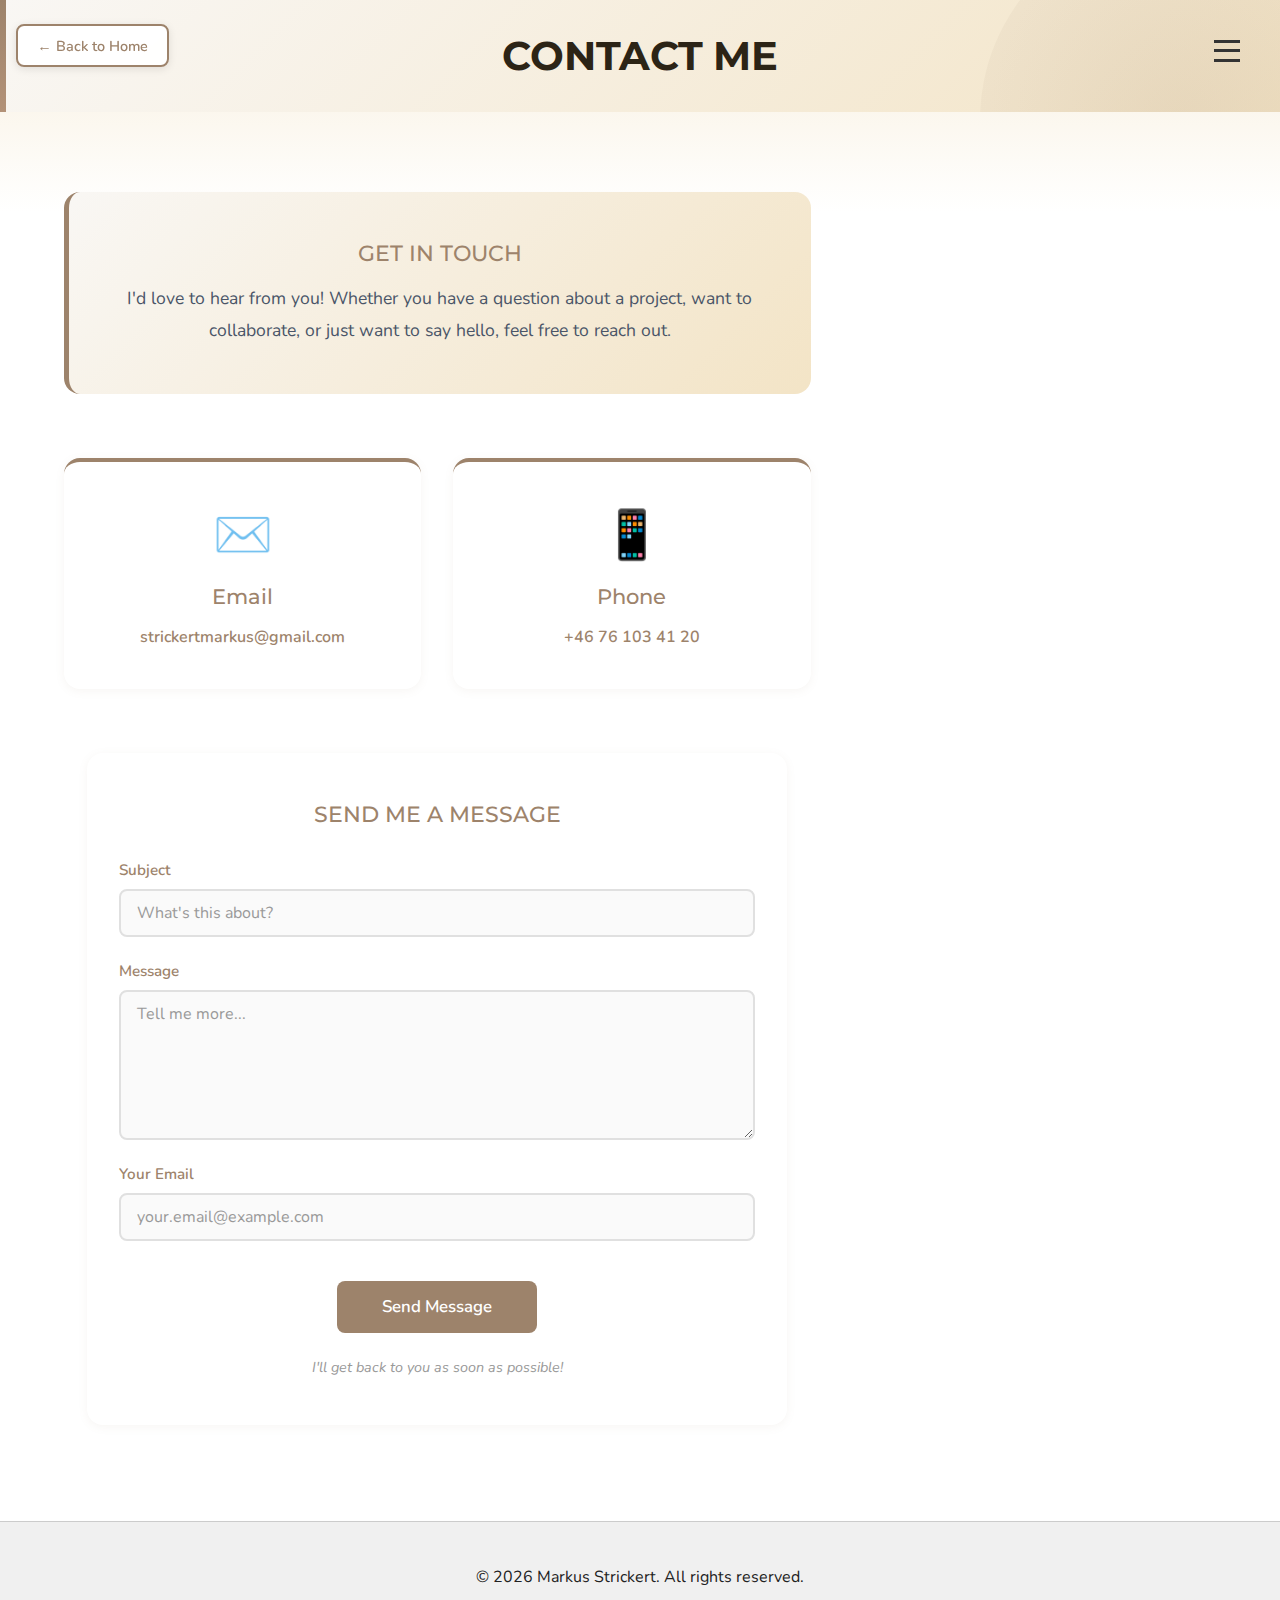
<file: contact.html>
<!DOCTYPE html>
<html lang="en">
  <head>
    <meta charset="utf-8">
    <meta name="viewport" content="width=device-width, initial-scale=1">
    <title>Contact me - Markus Strickert</title>
    <meta name="description" content="Contact Markus Strickert">
    <meta name="author" content="Markus Strickert">
    <link rel="preconnect" href="https://fonts.googleapis.com">
    <link rel="preconnect" href="https://fonts.gstatic.com" crossorigin>
    <link href="https://fonts.googleapis.com/css2?family=Montserrat:ital,wght@0,100..900;1,100..900&family=Nunito:ital,wght@0,200..1000;1,200..1000&display=swap" rel="stylesheet">
    <link rel="stylesheet" href="css/modern_normalize.css" />
    <link rel="stylesheet" href="css/html5bp.css">
    <link rel="stylesheet" href="css/main.css">
    <meta name="theme-color" content="#fafafa">
    <link rel="icon" href="/favicon.ico" sizes="any">
    <link rel="icon" href="/icon.svg" type="image/svg+xml">
    <link rel="apple-touch-icon" sizes="180x180" href="/icon.png">
    <link rel="manifest" href="/site.webmanifest">
  </head>

  <body>
    <!-- Overlay for menu -->
    <div id="menu-overlay" class="menu-overlay"></div>

    <!-- Hamburger Menu -->
    <div id="hamburger-menu" class="hamburger-menu">
      <button id="menu-toggle" class="menu-toggle" aria-label="Toggle menu">
        <span></span>
        <span></span>
        <span></span>
      </button>
      <nav id="dropdown-menu" class="dropdown-menu">
        <ul>
          <li><a href="index.html">Home</a></li>
          <li><a href="about.html">About me</a></li>
          <li><a href="academic.html">Academic Experience</a></li>
          <li><a href="work-details.html">Detailed Competence Profile</a></li>
          <li><a href="portfolio.html">Portfolio</a></li>
          <li><a href="projects.html">Projects</a></li>
          <li><a href="contact.html">Contact me</a></li>
        </ul>
      </nav>
    </div>

    <header class="page-header">
      <div class="container">
        <h1>Contact me</h1>
        <a href="index.html" class="back-to-portfolio">← Back to Home</a>
      </div>
    </header>

    <div class="page-content">
      <div class="container">
        <main>
          <!-- Contact Hero Section -->
          <section class="contact-intro">
            <h2>Get In Touch</h2>
            <p class="contact-description">I'd love to hear from you! Whether you have a question about a project, want to collaborate, or just want to say hello, feel free to reach out.</p>
          </section>

          <!-- Contact Information Cards -->
          <section class="contact-info-section">
            <div class="contact-info-grid">
              <div class="contact-card">
                <div class="contact-icon">✉️</div>
                <h3>Email</h3>
                <p><a href="mailto:strickertmarkus@gmail.com">strickertmarkus@gmail.com</a></p>
              </div>
              <div class="contact-card">
                <div class="contact-icon">📱</div>
                <h3>Phone</h3>
                <p><a href="tel:+46761034120">+46 76 103 41 20</a></p>
              </div>
            </div>
          </section>

          <!-- Contact Form Section -->
          <section class="contact-form-section">
            <h2>Send Me a Message</h2>
            <form class="contact-form" action="https://formspree.io/f/xyzwvpje" method="POST">
              <div class="form-group">
                <label for="subject">Subject</label>
                <input type="text" id="subject" name="subject" required placeholder="What's this about?">
              </div>

              <div class="form-group">
                <label for="message">Message</label>
                <textarea id="message" name="message" rows="6" required placeholder="Tell me more..."></textarea>
              </div>

              <div class="form-group">
                <label for="email-type">Your Email</label>
                <input type="email" id="email" name="email" required placeholder="your.email@example.com">
              </div>

              <button type="submit" class="btn btn-primary">Send Message</button>
            </form>
            <p class="form-note">I'll get back to you as soon as possible!</p>
          </section>
        </main>
      </div>
    </div>

    <footer class="page-footer">
      <div class="container">
        <p>© 2026 Markus Strickert. All rights reserved.</p>
      </div>
    </footer>

    <script src="js/app.js"></script>
  </body>
</html>
</file>
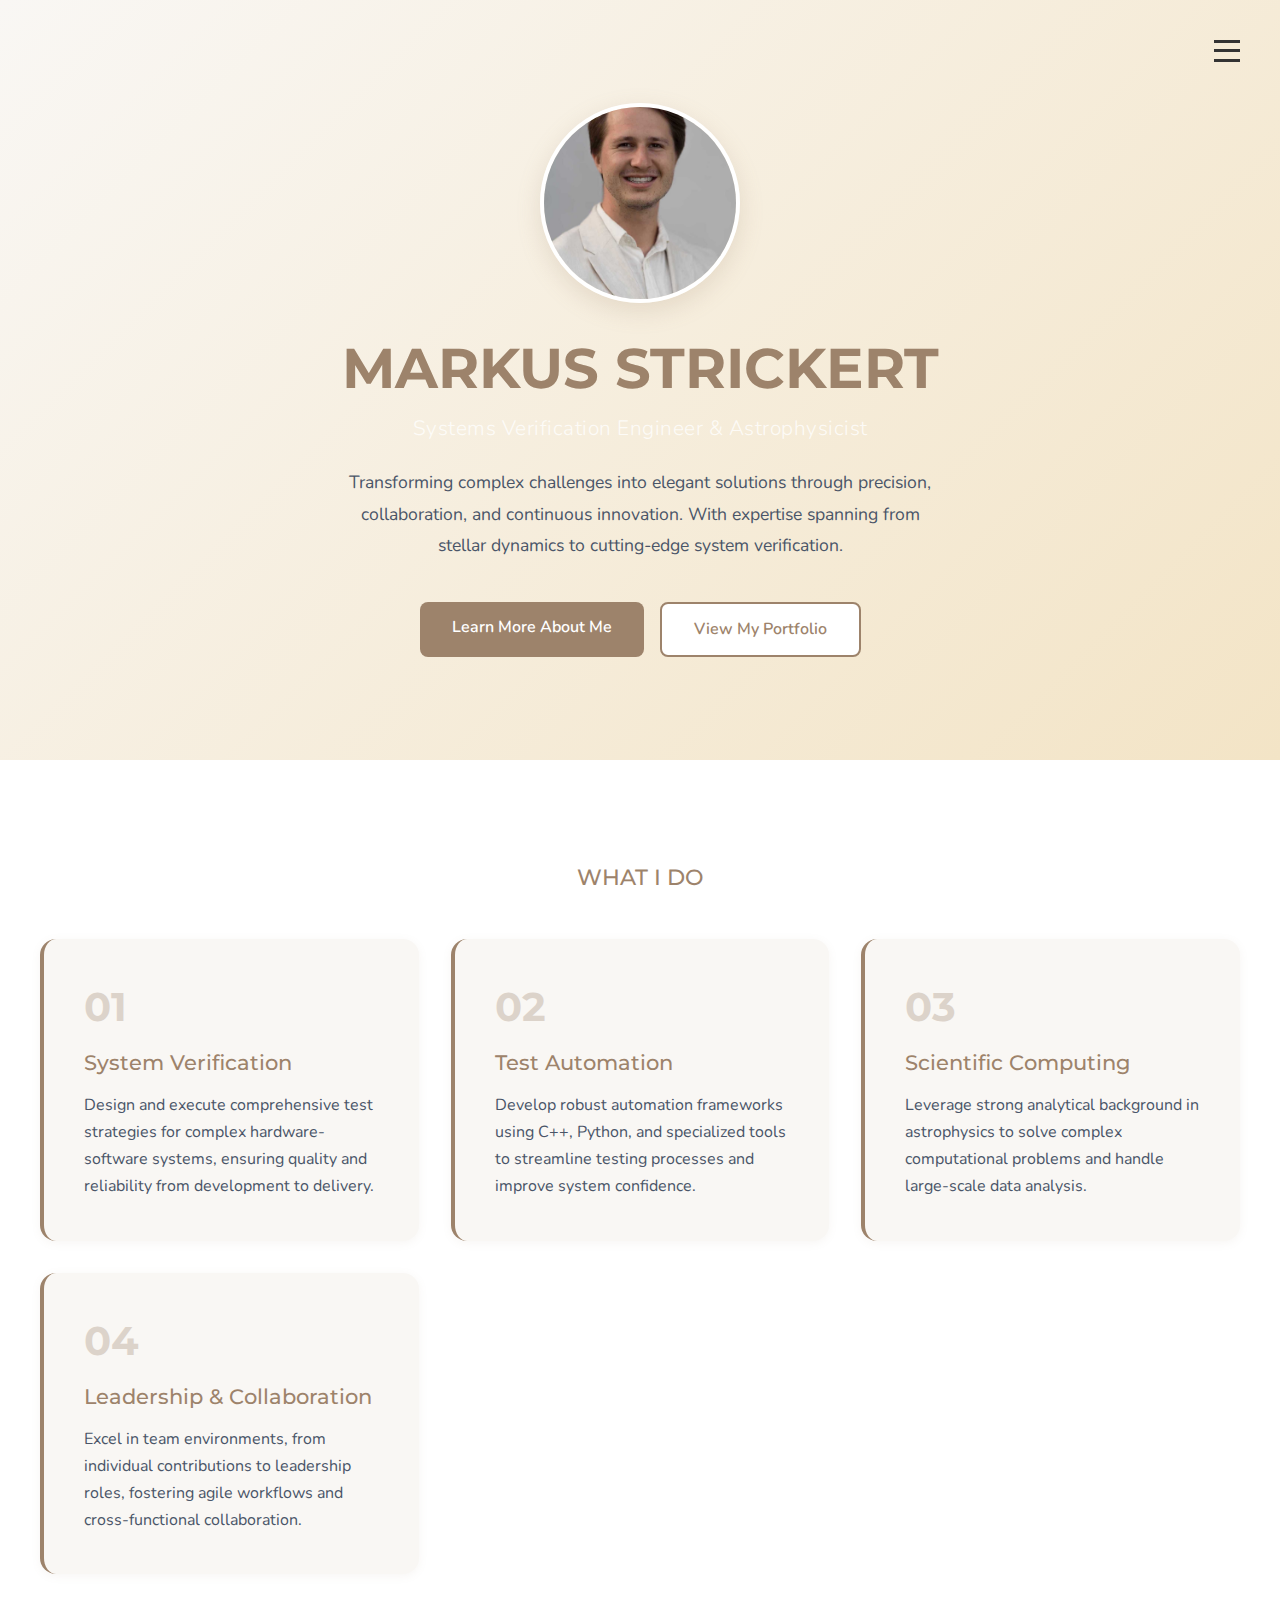
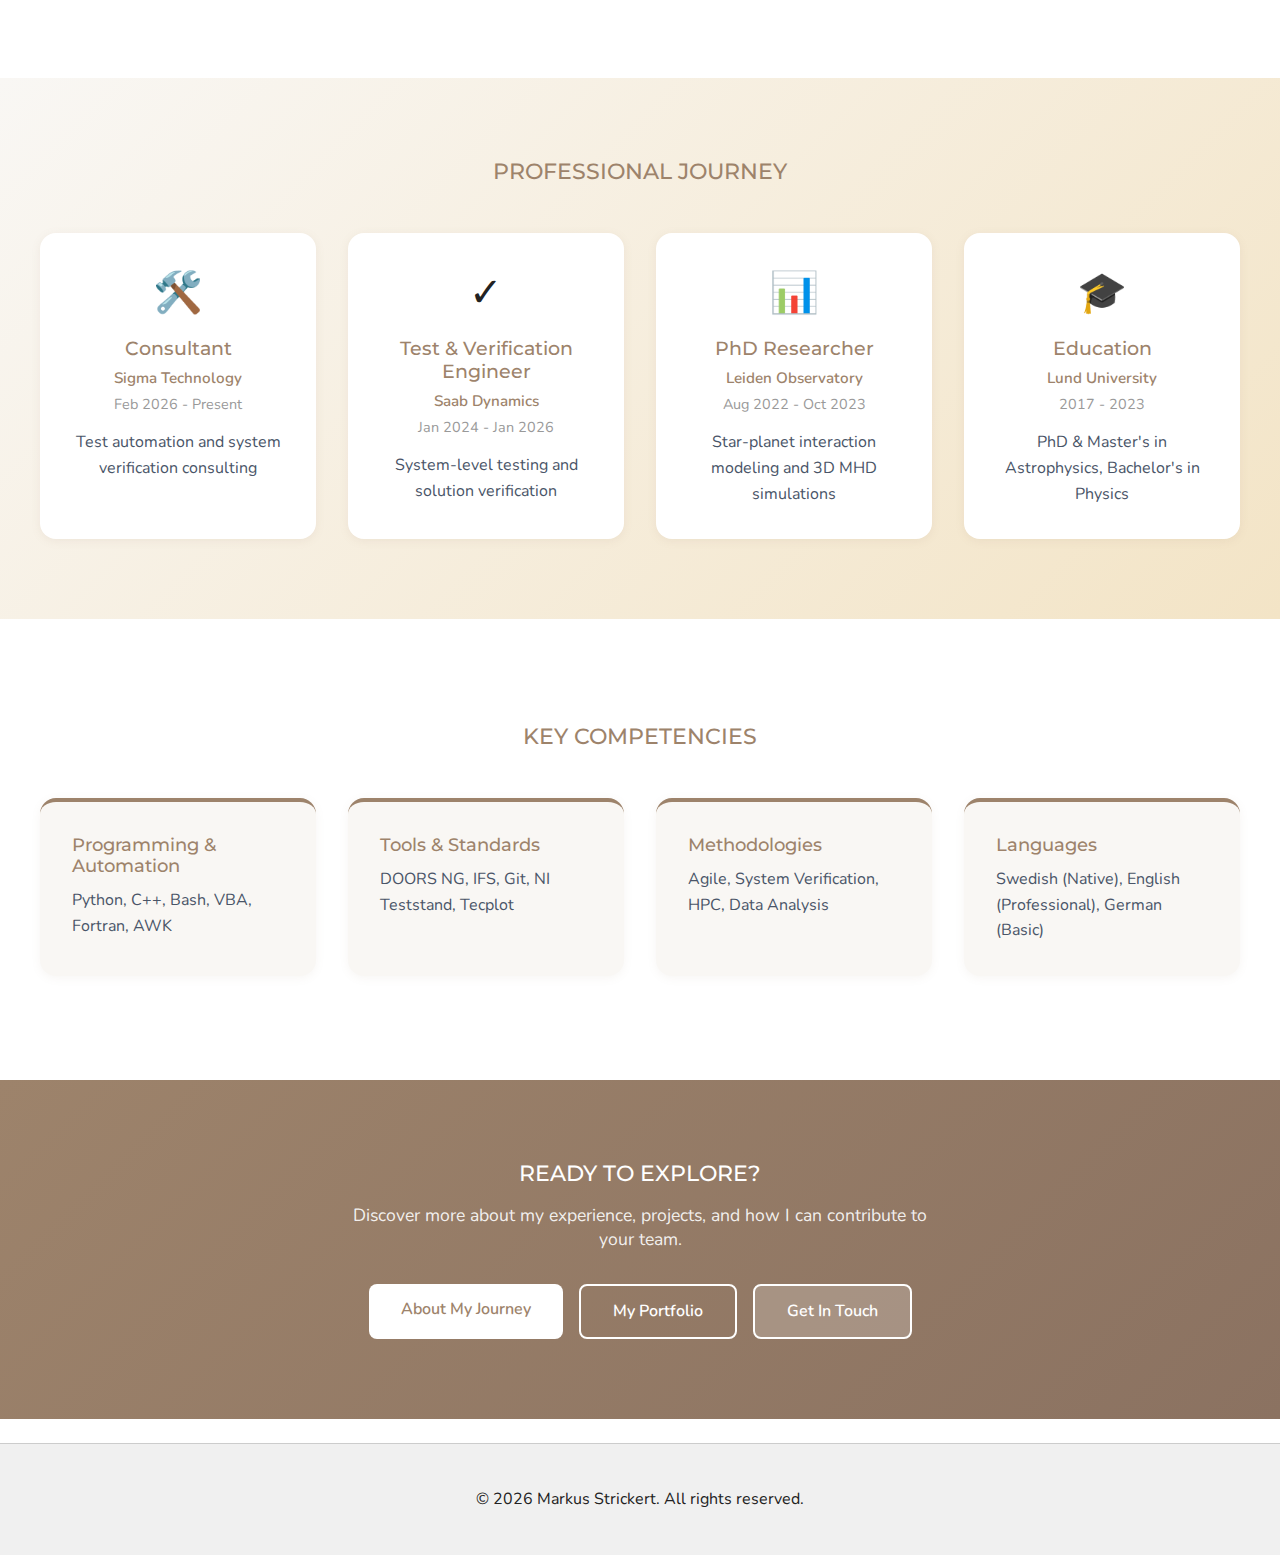
<file: home.html>
<!DOCTYPE html>
<html lang="en">
  <head>
    <meta charset="utf-8">
    <meta name="viewport" content="width=device-width, initial-scale=1">
    <title>Home - Markus Strickert</title>
    <meta name="description" content="Markus Strickert - Systems Verification Engineer & Astrophysicist. Consultant at Sigma Technology with expertise in test automation, system verification, and scientific computing.">
    <meta name="author" content="Markus Strickert">
    <link rel="preconnect" href="https://fonts.googleapis.com">
    <link rel="preconnect" href="https://fonts.gstatic.com" crossorigin>
    <link href="https://fonts.googleapis.com/css2?family=Montserrat:ital,wght@0,100..900;1,100..900&family=Nunito:ital,wght@0,200..1000;1,200..1000&display=swap" rel="stylesheet">
    <link rel="stylesheet" href="css/modern_normalize.css" />
    <link rel="stylesheet" href="css/html5bp.css">
    <link rel="stylesheet" href="css/main.css">
    <meta name="theme-color" content="#fafafa">
    <link rel="icon" href="/favicon.ico" sizes="any">
    <link rel="icon" href="/icon.svg" type="image/svg+xml">
    <link rel="apple-touch-icon" sizes="180x180" href="/icon.png">
    <link rel="manifest" href="/site.webmanifest">
  </head>

  <body>
    <!-- Overlay for menu -->
    <div id="menu-overlay" class="menu-overlay"></div>

    <!-- Hamburger Menu -->
    <div id="hamburger-menu" class="hamburger-menu">
      <button id="menu-toggle" class="menu-toggle" aria-label="Toggle menu">
        <span></span>
        <span></span>
        <span></span>
      </button>
      <nav id="dropdown-menu" class="dropdown-menu">
        <ul>
          <li><a href="home.html">Home</a></li>
          <li><a href="about.html">About me</a></li>
          <li><a href="academic.html">Academic Experience</a></li>
          <li><a href="work-details.html">Detailed Competence Profile</a></li>
          <li><a href="index.html">Portfolio</a></li>
          <li><a href="projects.html">Projects</a></li>
          <li><a href="contact.html">Contact me</a></li>
        </ul>
      </nav>
    </div>

    <!-- Hero Section -->
    <section class="hero">
      <div class="hero-content">
        <div class="hero-image-wrapper">
          <img class="hero-image" 
               width="200" 
               height="200" 
               src="mstr.jpeg" 
               alt="Markus Strickert Profile Image" />
        </div>
        <h1 class="hero-title">Markus Strickert</h1>
        <p class="hero-subtitle">Systems Verification Engineer & Astrophysicist</p>
        <p class="hero-description">
          Transforming complex challenges into elegant solutions through precision, collaboration, and continuous innovation. With expertise spanning from stellar dynamics to cutting-edge system verification.
        </p>
        <div class="hero-cta">
          <a href="about.html" class="btn btn-primary">Learn More About Me</a>
          <a href="index.html" class="btn btn-secondary">View My Portfolio</a>
        </div>
      </div>
    </section>

    <!-- Highlights Section -->
    <section class="home-highlights">
      <div class="container">
        <h2>What I Do</h2>
        <div class="highlights-grid">
          <div class="highlight-card">
            <div class="highlight-number">01</div>
            <h3>System Verification</h3>
            <p>Design and execute comprehensive test strategies for complex hardware-software systems, ensuring quality and reliability from development to delivery.</p>
          </div>
          <div class="highlight-card">
            <div class="highlight-number">02</div>
            <h3>Test Automation</h3>
            <p>Develop robust automation frameworks using C++, Python, and specialized tools to streamline testing processes and improve system confidence.</p>
          </div>
          <div class="highlight-card">
            <div class="highlight-number">03</div>
            <h3>Scientific Computing</h3>
            <p>Leverage strong analytical background in astrophysics to solve complex computational problems and handle large-scale data analysis.</p>
          </div>
          <div class="highlight-card">
            <div class="highlight-number">04</div>
            <h3>Leadership & Collaboration</h3>
            <p>Excel in team environments, from individual contributions to leadership roles, fostering agile workflows and cross-functional collaboration.</p>
          </div>
        </div>
      </div>
    </section>

    <!-- Experience Timeline -->
    <section class="home-experience">
      <div class="container">
        <h2>Professional Journey</h2>
        <div class="experience-cards">
          <div class="exp-card">
            <div class="exp-icon">🛠️</div>
            <h3>Consultant</h3>
            <p class="exp-company">Sigma Technology</p>
            <p class="exp-period">Feb 2026 - Present</p>
            <p>Test automation and system verification consulting</p>
          </div>
          <div class="exp-card">
            <div class="exp-icon">✓</div>
            <h3>Test & Verification Engineer</h3>
            <p class="exp-company">Saab Dynamics</p>
            <p class="exp-period">Jan 2024 - Jan 2026</p>
            <p>System-level testing and solution verification</p>
          </div>
          <div class="exp-card">
            <div class="exp-icon">📊</div>
            <h3>PhD Researcher</h3>
            <p class="exp-company">Leiden Observatory</p>
            <p class="exp-period">Aug 2022 - Oct 2023</p>
            <p>Star-planet interaction modeling and 3D MHD simulations</p>
          </div>
          <div class="exp-card">
            <div class="exp-icon">🎓</div>
            <h3>Education</h3>
            <p class="exp-company">Lund University</p>
            <p class="exp-period">2017 - 2023</p>
            <p>PhD & Master's in Astrophysics, Bachelor's in Physics</p>
          </div>
        </div>
      </div>
    </section>

    <!-- Skills Preview -->
    <section class="home-skills">
      <div class="container">
        <h2>Key Competencies</h2>
        <div class="skills-preview">
          <div class="skill-category">
            <h4>Programming & Automation</h4>
            <p>Python, C++, Bash, VBA, Fortran, AWK</p>
          </div>
          <div class="skill-category">
            <h4>Tools & Standards</h4>
            <p>DOORS NG, IFS, Git, NI Teststand, Tecplot</p>
          </div>
          <div class="skill-category">
            <h4>Methodologies</h4>
            <p>Agile, System Verification, HPC, Data Analysis</p>
          </div>
          <div class="skill-category">
            <h4>Languages</h4>
            <p>Swedish (Native), English (Professional), German (Basic)</p>
          </div>
        </div>
      </div>
    </section>

    <!-- Call to Action -->
    <section class="home-cta">
      <div class="container">
        <h2>Ready to Explore?</h2>
        <p>Discover more about my experience, projects, and how I can contribute to your team.</p>
        <div class="cta-buttons">
          <a href="about.html" class="btn btn-primary">About My Journey</a>
          <a href="index.html" class="btn btn-secondary">My Portfolio</a>
          <a href="contact.html" class="btn btn-tertiary">Get In Touch</a>
        </div>
      </div>
    </section>

    <footer class="page-footer">
      <div class="container">
        <p>© 2026 Markus Strickert. All rights reserved.</p>
      </div>
    </footer>

    <script src="js/app.js"></script>
  </body>
</html>
</file>
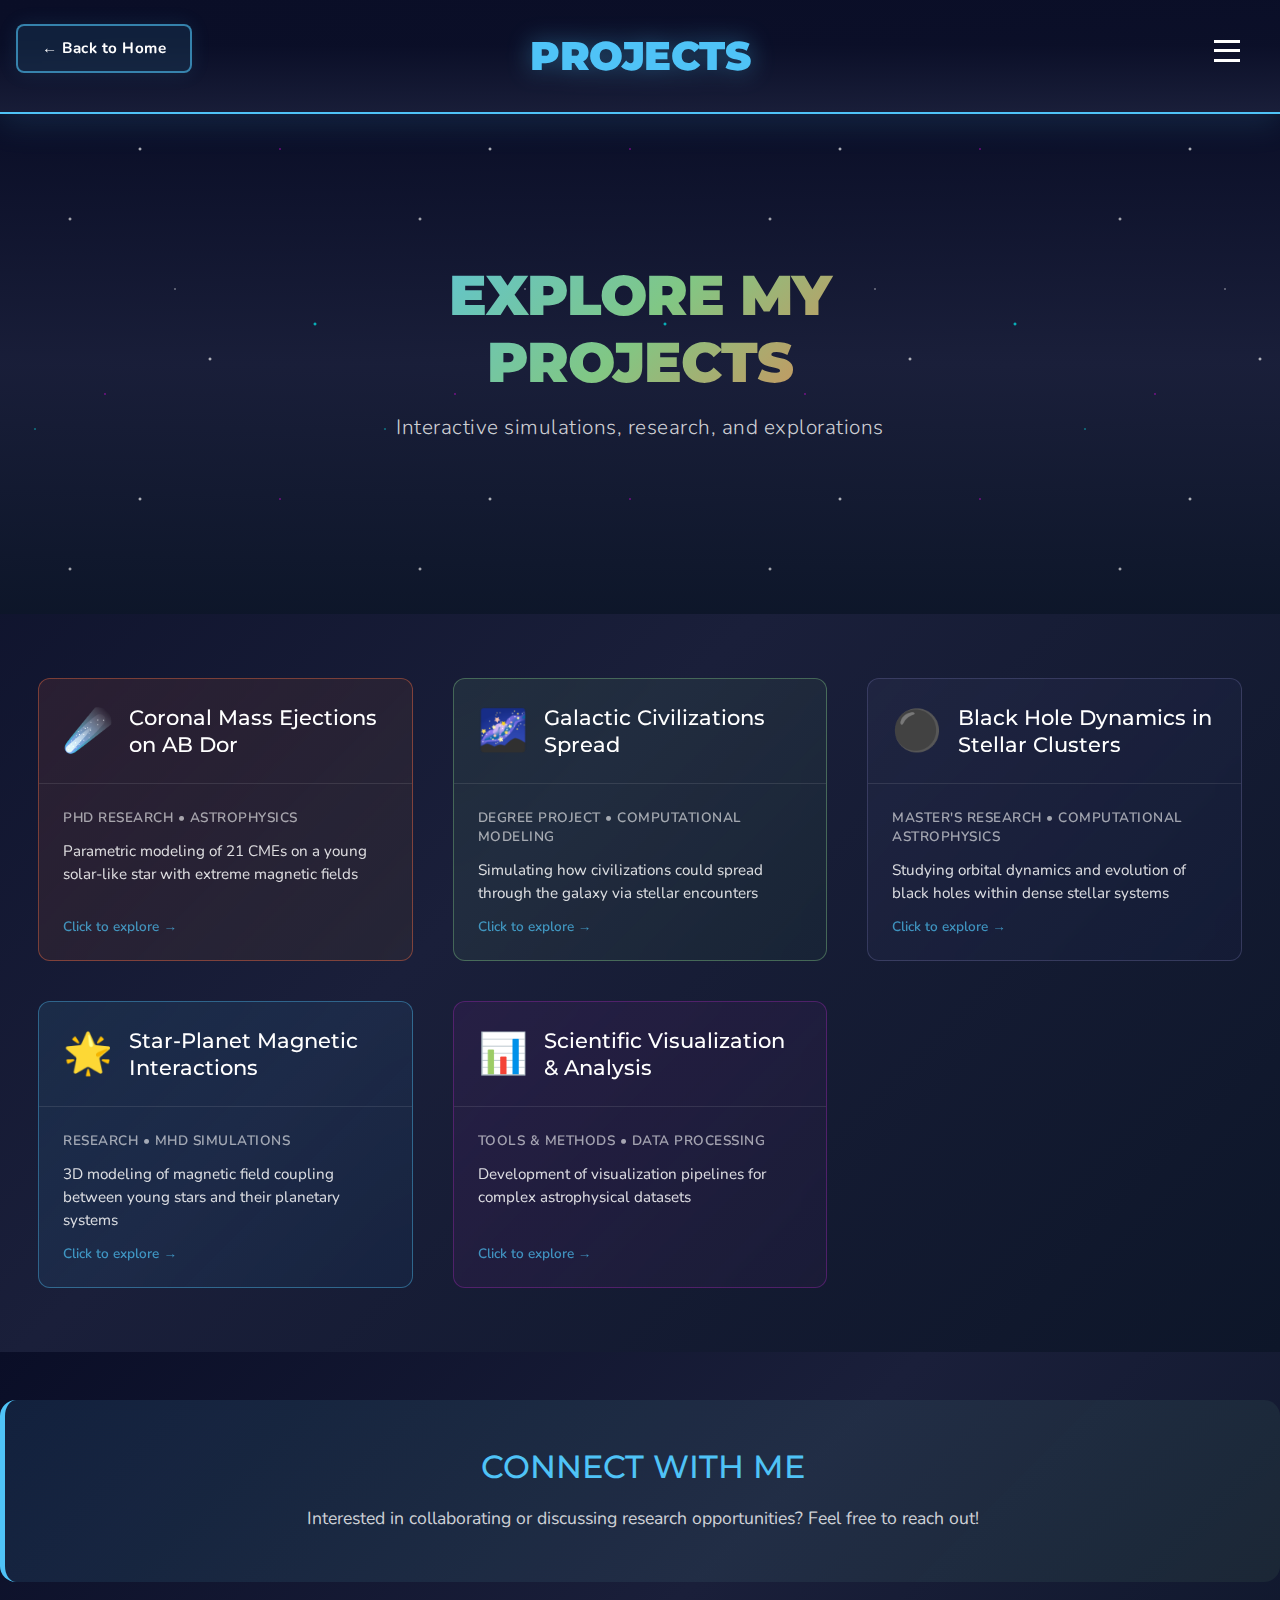
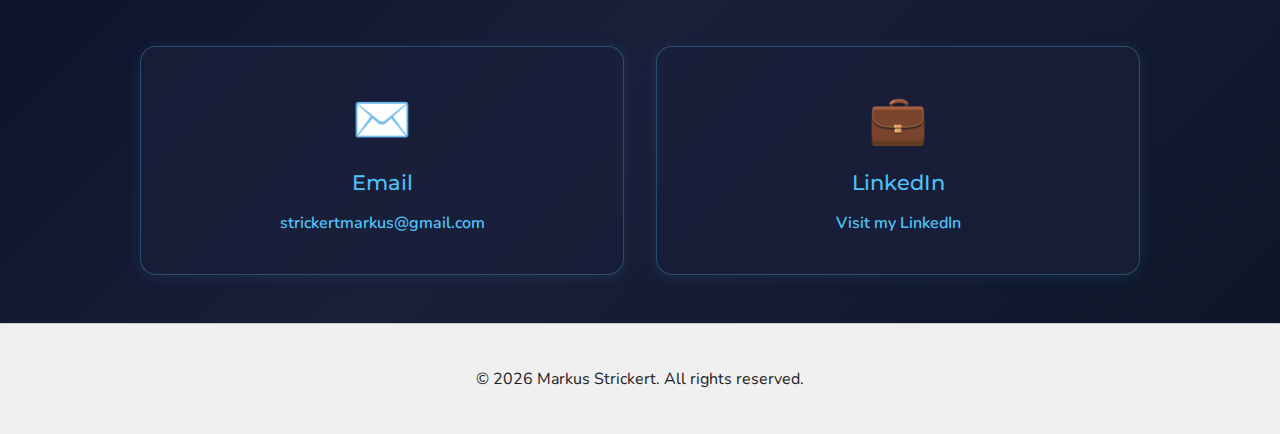
<file: projects.html>
<!DOCTYPE html>
<html lang="en">
  <head>
    <meta charset="utf-8">
    <meta name="viewport" content="width=device-width, initial-scale=1">
    <title>Projects - Markus Strickert</title>
    <meta name="description" content="Projects of Markus Strickert">
    <meta name="author" content="Markus Strickert">
    <link rel="preconnect" href="https://fonts.googleapis.com">
    <link rel="preconnect" href="https://fonts.gstatic.com" crossorigin>
    <link href="https://fonts.googleapis.com/css2?family=Montserrat:ital,wght@0,100..900;1,100..900&family=Nunito:ital,wght@0,200..1000;1,200..1000&display=swap" rel="stylesheet">
    <link rel="stylesheet" href="css/modern_normalize.css" />
    <link rel="stylesheet" href="css/html5bp.css">
    <link rel="stylesheet" href="css/main.css">
    <meta name="theme-color" content="#fafafa">
    <link rel="icon" href="/favicon.ico" sizes="any">
    <link rel="icon" href="/icon.svg" type="image/svg+xml">
    <link rel="apple-touch-icon" sizes="180x180" href="/icon.png">
    <link rel="manifest" href="/site.webmanifest">
  </head>

  <body class="projects-page">
    <!-- Overlay for menu -->
    <div id="menu-overlay" class="menu-overlay"></div>

    <!-- Hamburger Menu -->
    <div id="hamburger-menu" class="hamburger-menu">
      <button id="menu-toggle" class="menu-toggle" aria-label="Toggle menu">
        <span></span>
        <span></span>
        <span></span>
      </button>
      <nav id="dropdown-menu" class="dropdown-menu">
        <ul>
          <li><a href="index.html">Home</a></li>
          <li><a href="about.html">About me</a></li>
          <li><a href="academic.html">Academic Experience</a></li>
          <li><a href="work-details.html">Detailed Competence Profile</a></li>
          <li><a href="portfolio.html">Portfolio</a></li>
          <li><a href="projects.html">Projects</a></li>
          <li><a href="contact.html">Contact me</a></li>
        </ul>
      </nav>
    </div>

    <header class="page-header projects-header">
      <div class="container">
        <h1>Projects</h1>
        <a href="index.html" class="back-to-portfolio">← Back to Home</a>
      </div>
    </header>

    <div class="page-content projects-page">
      <div class="projects-hero">
        <div class="stars-background"></div>
        <svg class="falling-star-lines" width="100%" height="100%" viewBox="0 0 1000 500" preserveAspectRatio="none">
          <defs>
            <linearGradient id="starGradient" x1="0%" y1="0%" x2="100%" y2="100%">
              <stop offset="0%" style="stop-color:#4fc3f7;stop-opacity:1" />
              <stop offset="50%" style="stop-color:#81c784;stop-opacity:0.8" />
              <stop offset="100%" style="stop-color:#ff7043;stop-opacity:0" />
            </linearGradient>
            <filter id="starGlow">
              <feGaussianBlur stdDeviation="2" result="coloredBlur"/>
              <feMerge>
                <feMergeNode in="coloredBlur"/>
                <feMergeNode in="SourceGraphic"/>
              </feMerge>
            </filter>
          </defs>
        </svg>
        <div class="hero-content">
          <h2 class="hero-title">Explore My Projects</h2>
          <p class="hero-subtitle">Interactive simulations, research, and explorations</p>
        </div>
      </div>

      <div class="container">
        <main class="projects-grid">
          <!-- Project 1: CME Research -->
          <a href="cme-research.html" class="project-card card-cme project-card-link">
            <div class="card-header">
              <div class="project-icon">☄️</div>
              <h3>Coronal Mass Ejections on AB Dor</h3>
            </div>
            <div class="card-preview">
              <p class="card-label">PhD Research • Astrophysics</p>
              <p class="card-excerpt">Parametric modeling of 21 CMEs on a young solar-like star with extreme magnetic fields</p>
              <span class="card-hint">Click to explore →</span>
            </div>
          </a>

          <!-- Project 2: Galactic Dynamics -->
          <article class="project-card card-galactic" onclick="toggleProject(this)">
            <div class="card-header">
              <div class="project-icon">🌌</div>
              <h3>Galactic Civilizations Spread</h3>
            </div>
            <div class="card-preview">
              <p class="card-label">Degree Project • Computational Modeling</p>
              <p class="card-excerpt">Simulating how civilizations could spread through the galaxy via stellar encounters</p>
              <span class="card-hint">Click to explore →</span>
            </div>
            <div class="card-details hidden-details">
              <div class="details-content">
                <h4>Project Overview</h4>
                <p>This degree project explores the Fermi Paradox by simulating civilization spread through the galaxy. Using the epicycle approximation to track star motion, the model investigates colonization patterns under various parameters.</p>

                <h4>Simulation Parameters</h4>
                <ul>
                  <li>Examined 200-1000 Sun-like stars with suitable planets</li>
                  <li>Modeled civilization development via probability distributions</li>
                  <li>Tracked stellar dynamics over 12+ billion years</li>
                  <li>Analyzed colonization exponential growth patterns</li>
                </ul>

                <h4>Results</h4>
                <ul>
                  <li>First advanced civilization after 0.27-4.8 Gyr depending on parameters</li>
                  <li>Single spreading civilization dominated with 89% colonization (1000 stars, N=3)</li>
                  <li>Stationary civilizations dominated with 99-99.7% colonization when isolated</li>
                  <li>Mean nearest neighbor distance: 36-82 pc depending on star count</li>
                </ul>

                <h4>Implications</h4>
                <p>Results suggest that increasing stellar density combined with favorable evolution parameters could enable rapid galactic colonization by a single civilization, potentially addressing aspects of the Fermi Paradox.</p>
              </div>
              <button class="close-btn">×</button>
            </div>
          </article>

          <!-- Project 3: Black Hole Dynamics -->
          <article class="project-card card-bh" onclick="toggleProject(this)">
            <div class="card-header">
              <div class="project-icon">⚫</div>
              <h3>Black Hole Dynamics in Stellar Clusters</h3>
            </div>
            <div class="card-preview">
              <p class="card-label">Master's Research • Computational Astrophysics</p>
              <p class="card-excerpt">Studying orbital dynamics and evolution of black holes within dense stellar systems</p>
              <span class="card-hint">Click to explore →</span>
            </div>
            <div class="card-details hidden-details">
              <div class="details-content">
                <h4>Research Objectives</h4>
                <p>Investigation of black hole dynamics within stellar clusters using N-body simulations and analytical methods to understand orbital evolution and dynamical interactions.</p>

                <h4>Methodology</h4>
                <ul>
                  <li>N-body simulations of black holes in clusters</li>
                  <li>Analytical orbital mechanics calculations</li>
                  <li>Long-term dynamical evolution studies</li>
                  <li>Gravitational scattering analysis</li>
                </ul>

                <h4>Key Topics</h4>
                <ul>
                  <li>Orbital resonances and stability</li>
                  <li>Binary black hole dynamics</li>
                  <li>Tidal disruption events</li>
                  <li>Gravitational wave emission predictions</li>
                </ul>
              </div>
              <button class="close-btn">×</button>
            </div>
          </article>

          <!-- Project 4: Star-Planet Interactions -->
          <article class="project-card card-star-planet" onclick="toggleProject(this)">
            <div class="card-header">
              <div class="project-icon">🌟</div>
              <h3>Star-Planet Magnetic Interactions</h3>
            </div>
            <div class="card-preview">
              <p class="card-label">Research • MHD Simulations</p>
              <p class="card-excerpt">3D modeling of magnetic field coupling between young stars and their planetary systems</p>
              <span class="card-hint">Click to explore →</span>
            </div>
            <div class="card-details hidden-details">
              <div class="details-content">
                <h4>Project Focus</h4>
                <p>Advanced 3D magnetohydrodynamic simulations exploring the magnetic coupling between young host stars and their orbiting exoplanets, crucial for understanding habitability and atmospheric evolution.</p>

                <h4>Simulation Techniques</h4>
                <ul>
                  <li>3D MHD code implementation (PLUTO/Athena)</li>
                  <li>Adaptive mesh refinement (AMR) techniques</li>
                  <li>High-performance computing on supercomputers</li>
                  <li>Data analysis with Python and Tecplot</li>
                </ul>

                <h4>Scientific Insights</h4>
                <ul>
                  <li>Magnetic disconnection structures</li>
                  <li>Energy transfer mechanisms</li>
                  <li>Atmospheric escape rates</li>
                  <li>Exoplanet habitability assessment</li>
                </ul>

                <h4>Computational Performance</h4>
                <p>Utilized large-scale HPC resources with Fortran optimization achieving significant speedups in simulation execution.</p>
              </div>
              <button class="close-btn">×</button>
            </div>
          </article>

          <!-- Project 5: Scientific Visualization -->
          <article class="project-card card-viz" onclick="toggleProject(this)">
            <div class="card-header">
              <div class="project-icon">📊</div>
              <h3>Scientific Visualization & Analysis</h3>
            </div>
            <div class="card-preview">
              <p class="card-label">Tools & Methods • Data Processing</p>
              <p class="card-excerpt">Development of visualization pipelines for complex astrophysical datasets</p>
              <span class="card-hint">Click to explore →</span>
            </div>
            <div class="card-details hidden-details">
              <div class="details-content">
                <h4>Visualization Framework</h4>
                <p>Comprehensive data processing and visualization pipeline for handling multi-dimensional astrophysical simulation output and observational data.</p>

                <h4>Tools & Technologies</h4>
                <ul>
                  <li>Python visualization suite (Matplotlib, Numpy, SciPy)</li>
                  <li>Tecplot for 3D rendering and animations</li>
                  <li>PyTecplot scripting interface</li>
                  <li>Custom animation engines using Python/Bash</li>
                </ul>

                <h4>Capabilities</h4>
                <ul>
                  <li>2D/3D scientific plots and heatmaps</li>
                  <li>Particle trajectory animations</li>
                  <li>Magnetic field topology visualization</li>
                  <li>Time-series data analysis and rendering</li>
                  <li>Multi-panel figure composition</li>
                </ul>

                <h4>Output Formats</h4>
                <p>High-resolution video production, publication-quality figures, and interactive visualization tools for presentation and dissemination.</p>
              </div>
              <button class="close-btn">×</button>
            </div>
          </article>
        </main>
      </div>
    </div>

    <!-- Contact Section -->
    <div class="page-content projects-page">
      <div class="container">
        <section class="contact-intro">
          <h2>Connect With Me</h2>
          <p class="contact-description">Interested in collaborating or discussing research opportunities? Feel free to reach out!</p>
        </section>

        <section class="contact-info-section">
          <div class="contact-info-grid">
            <div class="contact-card">
              <div class="contact-icon">✉️</div>
              <h3>Email</h3>
              <p><a href="mailto:strickertmarkus@gmail.com">strickertmarkus@gmail.com</a></p>
            </div>
            <div class="contact-card">
              <div class="contact-icon">💼</div>
              <h3>LinkedIn</h3>
              <p><a href="https://www.linkedin.com/in/markus-strickert-33524b19a/" target="_blank">Visit my LinkedIn</a></p>
            </div>
          </div>
        </section>
      </div>
    </div>

    <footer class="page-footer">
      <div class="container">
        <p>© 2026 Markus Strickert. All rights reserved.</p>
      </div>
    </footer>

    <script src="js/app.js"></script>
  </body>
</html>
</file>
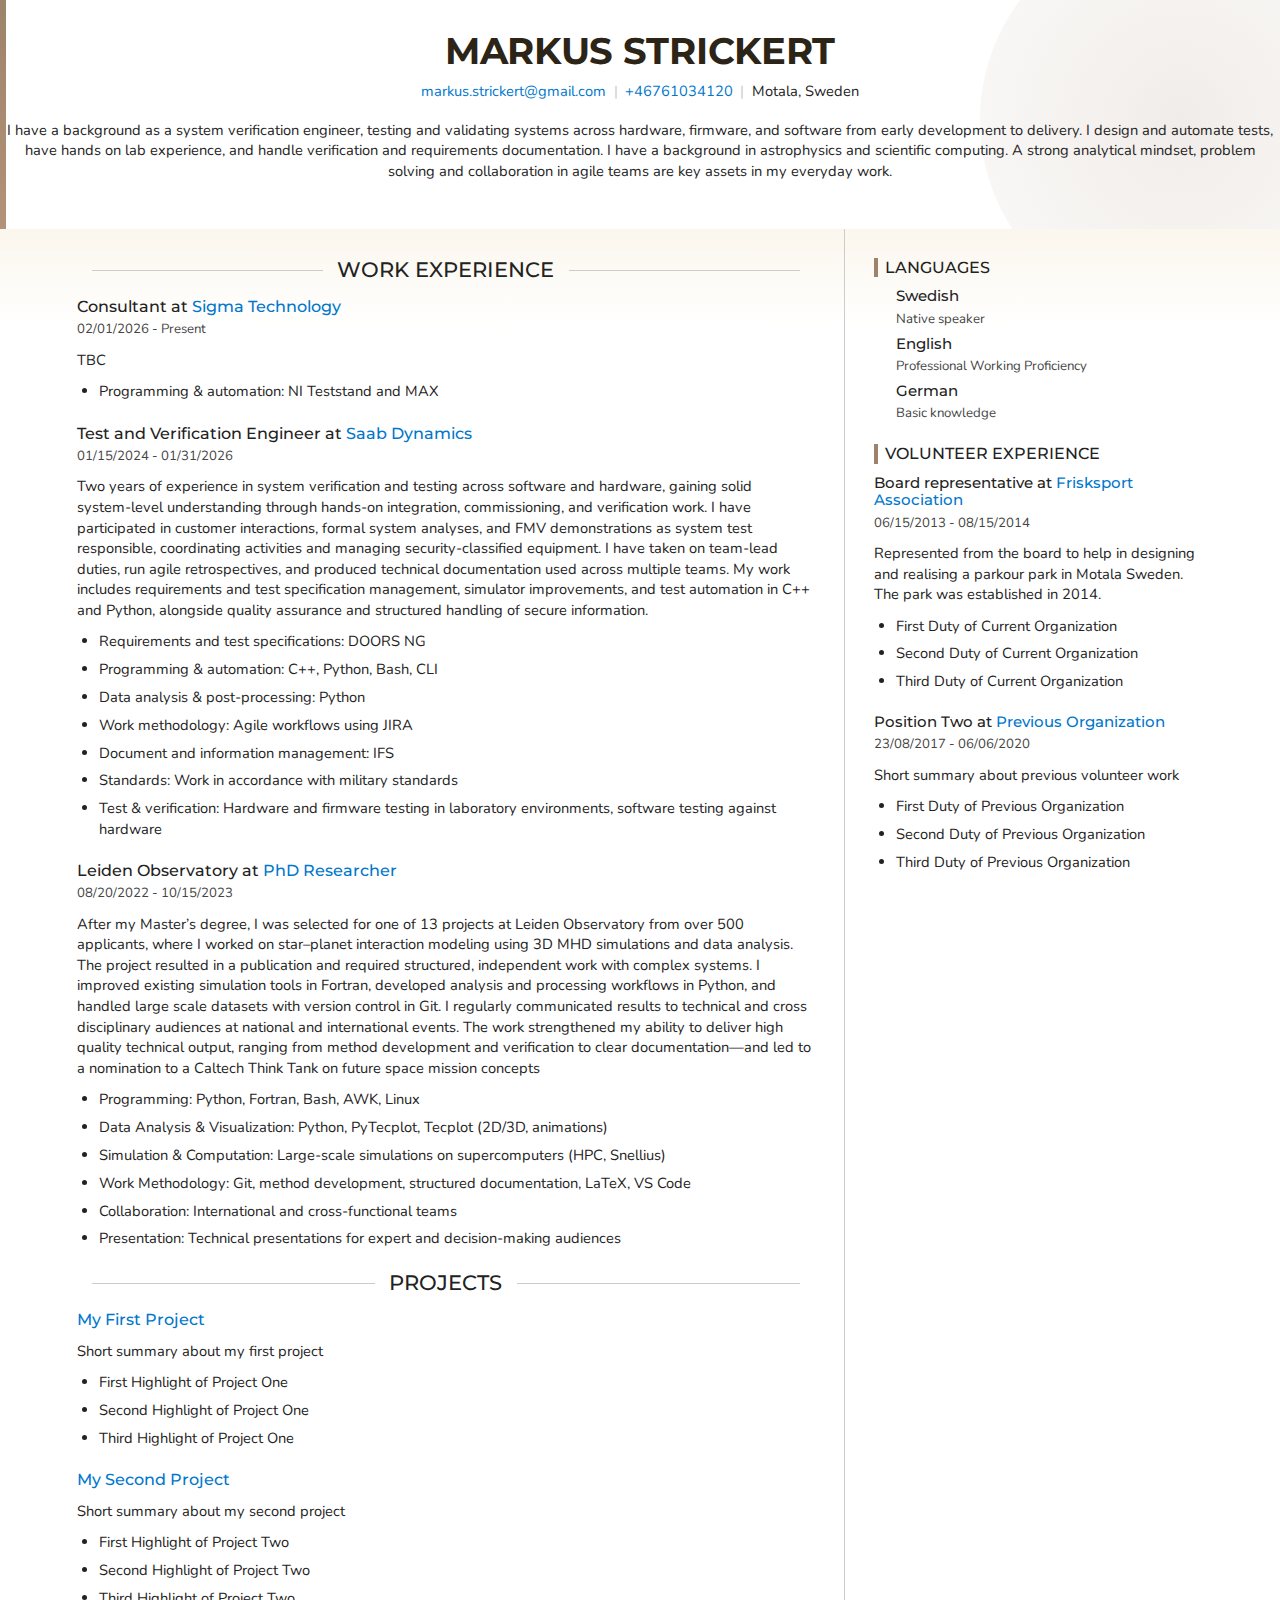
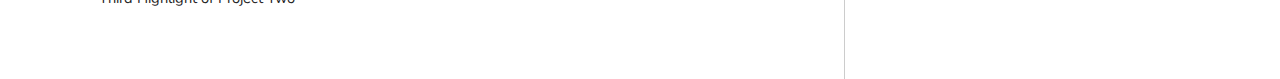
<file: resume.html>
<!DOCTYPE html>
<html lang="en">
  <head>
    <meta charset="utf-8">
    <meta name="viewport" content="width=device-width, initial-scale=1">

    <!-- Site Info -->
    <title>Markus Strickert - Resume</title>
    <meta name="description" content="Markus Strickert - I have a background as a system verification engineer, testing and validating systems across hardware, firmware, and software from early development to delivery. I design and automate tests, have hands on lab experience, and handle verification and requirements documentation. I have a background in astrophysics and scientific computing. A strong analytical mindset, problem solving and collaboration in agile teams are key assets in my everyday work.">
    <meta name="author" content="Markus Strickert">

    <!-- Open Graph Tags: The title of the page for social media sharing. It can match the title tag or be more descriptive. -->
    <meta property="og:title" content="Markus Strickert">

    <!-- Open Graph Tags: Typically set to "website" for static sites or "article" for content-heavy pages. -->
    <meta property="og:type" content="website">

    <!-- Open Graph Tags: The URL of the page, used to ensure link previews resolve to the correct page. -->
    <meta property="og:url" content="127.0.0.1:5500/resume.html">

    <!-- Open Graph Tags: URL of an image that represents the page. Useful for link previews. -->
    <meta property="og:image" content="127.0.0.1:5500/mstr.jpeg">

    <!-- Open Graph Tags: Provides an alternative text for the image to improve accessibility. -->
    <meta property="og:image:alt" content="Markus Strickert Profile Image">

    <!-- Preconnect for Google Fonts -->
    <link rel="preconnect" href="https://fonts.googleapis.com">
    <link rel="preconnect" href="https://fonts.gstatic.com" crossorigin>

    <!-- Custom Font -->
    <link href="https://fonts.googleapis.com/css2?family=Montserrat:ital,wght@0,100..900;1,100..900&family=Nunito:ital,wght@0,200..1000;1,200..1000&display=swap"
          rel="stylesheet">

    <!-- Stylesheet -->
    <link rel="stylesheet" href="css/modern_normalize.css" />
    <link rel="stylesheet" href="css/html5bp.css">
    <link rel="stylesheet" href="css/main.css">
    <link rel="stylesheet" href="css/resume.css">

    <!-- Set a theme color that matches your website's primary color -->
    <meta name="theme-color" content="#fafafa">

    <!-- Favicon for all browsers -->
    <link rel="icon" href="/favicon.ico" sizes="any">
    <link rel="icon" href="/icon.svg" type="image/svg+xml">

    <!-- Apple touch icon for iOS devices -->
    <link rel="apple-touch-icon" sizes="180x180" href="/icon.png">

    <!-- Web app manifest for Progressive Web Apps -->
    <link rel="manifest" href="/site.webmanifest">

    <!-- Content Security Policy: Uncomment to enhance security by restricting where content can be loaded from (useful for preventing certain attacks like XSS). Update if adding external sources (e.g., Google Fonts, Bootstrap CDN, analytics, etc). -->
    <!-- <meta http-equiv="Content-Security-Policy" content=" default-src 'self'; script-src 'self' code.jquery.com; style-src 'self' fonts.googleapis.com; font-src fonts.gstatic.com; img-src 'self' images.examplecdn.com; "> -->
  </head>

  <body>
    <header class="page-header">
      <div class="container">
        <div class="header-top flex-responsive">
          <div class="header-info">
            <h1>Markus Strickert</h1>
            
              <address>
                <ul class="inline-list flex-responsive">
                  
                    <li>
                      <a href="mailto:markus.strickert@gmail.com">markus.strickert@gmail.com</a>
                    </li>
                  
                  
                    <li>
                      <a href="tel:++46761034120">+46761034120</a>
                    </li>
                  
                  <li>Motala, Sweden</li>
                </ul>
              </address>
            
            <p class="header-summary">I have a background as a system verification engineer, testing and validating systems across hardware, firmware, and software from early development to delivery. I design and automate tests, have hands on lab experience, and handle verification and requirements documentation. I have a background in astrophysics and scientific computing. A strong analytical mindset, problem solving and collaboration in agile teams are key assets in my everyday work.</p>
          </div>
        </div>
      </div>
    </header>

    <div class="page-content">
      <div class="container">
        <main>
          
            <section>
              <h2 class="section-heading">Work Experience</h2>
              
                <section>
                  <h3>
                    
                      Consultant at <a href="https://sample.com">Sigma Technology</a>
                    
                  </h3>
                  
                    <p class="section-label">02/01/2026 - Present</p>
                  
                  <p>TBC</p>
                  
                    <ul>
                      <li>Programming &amp; automation: NI Teststand and MAX</li>
                    </ul>
                  
                </section>
              
                <section>
                  <h3>
                    
                      Test and Verification Engineer at <a href="https://sample.com">Saab Dynamics</a>
                    
                  </h3>
                  
                    <p class="section-label">01/15/2024 - 01/31/2026</p>
                  
                  <p>Two years of experience in system verification and testing across software and hardware, gaining solid system‑level understanding through hands‑on integration, commissioning, and verification work. I have participated in customer interactions, formal system analyses, and FMV demonstrations as system test responsible, coordinating activities and managing security‑classified equipment. I have taken on team‑lead duties, run agile retrospectives, and produced technical documentation used across multiple teams. My work includes requirements and test specification management, simulator improvements, and test automation in C++ and Python, alongside quality assurance and structured handling of secure information.</p>
                  
                    <ul>
                      <li>Requirements and test specifications: DOORS NG</li><li>Programming &amp; automation: C++, Python, Bash, CLI</li><li>Data analysis &amp; post-processing: Python</li><li>Work methodology: Agile workflows using JIRA</li><li>Document and information management: IFS</li><li>Standards: Work in accordance with military standards</li><li>Test &amp; verification: Hardware and firmware testing in laboratory environments, software testing against hardware</li>
                    </ul>
                  
                </section>
              
                <section>
                  <h3>
                    
                      Leiden Observatory at <a href="https://sample.com">PhD Researcher</a>
                    
                  </h3>
                  
                    <p class="section-label">08/20/2022 - 10/15/2023</p>
                  
                  <p>After my Master’s degree, I was selected for one of 13 projects at Leiden Observatory from over 500 applicants, where I worked on star–planet interaction modeling using 3D MHD simulations and data analysis. The project resulted in a publication and required structured, independent work with complex systems. I improved existing simulation tools in Fortran, developed analysis and processing workflows in Python, and handled large scale datasets with version control in Git. I regularly communicated results to technical and cross disciplinary audiences at national and international events. The work strengthened my ability to deliver high quality technical output, ranging from method development and verification to clear documentation—and led to a nomination to a Caltech Think Tank on future space mission concepts</p>
                  
                    <ul>
                      <li>Programming: Python, Fortran, Bash, AWK, Linux</li><li>Data Analysis &amp; Visualization: Python, PyTecplot, Tecplot (2D/3D, animations)</li><li>Simulation &amp; Computation: Large-scale simulations on supercomputers (HPC, Snellius)</li><li>Work Methodology: Git, method development, structured documentation, LaTeX, VS Code</li><li>Collaboration: International and cross-functional teams</li><li>Presentation: Technical presentations for expert and decision-making audiences</li>
                    </ul>
                  
                </section>
              
            </section>
          

          
            <section>
              <h2 class="section-heading">Projects</h2>
              
                <section>
                  <h3>
                    
                      <a href="https://sample.com">My First Project</a>
                    
                  </h3>
                  <p>Short summary about my first project</p>
                  
                    <ul>
                      <li>First Highlight of Project One</li><li>Second Highlight of Project One</li><li>Third Highlight of Project One</li>
                    </ul>
                  
                </section>
              
                <section>
                  <h3>
                    
                      <a href="https://sample.com">My Second Project</a>
                    
                  </h3>
                  <p>Short summary about my second project</p>
                  
                    <ul>
                      <li>First Highlight of Project Two</li><li>Second Highlight of Project Two</li><li>Third Highlight of Project Two</li>
                    </ul>
                  
                </section>
              
            </section>
          
        </main>

        <!-- Sidebar Section -->
        <aside>
          
            <section>
              <h2 class="section-heading">Languages</h2>
              <ul class="unstyled-list">
                
                  <li>
                    <h3>Swedish</h3>
                    <p class="section-label">Native speaker</p>
                  </li>
                
                  <li>
                    <h3>English</h3>
                    <p class="section-label">Professional Working Proficiency</p>
                  </li>
                
                  <li>
                    <h3>German</h3>
                    <p class="section-label">Basic knowledge</p>
                  </li>
                
              </ul>
            </section>
          

          
            <section>
              <h2 class="section-heading">Volunteer Experience</h2>
              
                <section>
                  <h3>
                    
                      Board representative at <a href="https://sample.com">Frisksport Association</a>
                    
                  </h3>
                  
                    <p class="section-label">06/15/2013 - 08/15/2014</p>
                  
                  <p>Represented from the board to help in designing and realising a parkour park in Motala Sweden. The park was established in 2014. </p>
                  
                    <ul>
                      <li>First Duty of Current Organization</li><li>Second Duty of Current Organization</li><li>Third Duty of Current Organization</li>
                    </ul>
                  
                </section>
              
                <section>
                  <h3>
                    
                      Position Two at <a href="https://www.lunduniversity.lu.se/">Previous Organization</a>
                    
                  </h3>
                  
                    <p class="section-label">23/08/2017 - 06/06/2020</p>
                  
                  <p>Short summary about previous volunteer work</p>
                  
                    <ul>
                      <li>First Duty of Previous Organization</li><li>Second Duty of Previous Organization</li><li>Third Duty of Previous Organization</li>
                    </ul>
                  
                </section>
              
            </section>
          
        </aside>
      </div>
    </div>
    <script src="js/app.js"></script>
  </body>
</html>
</file>
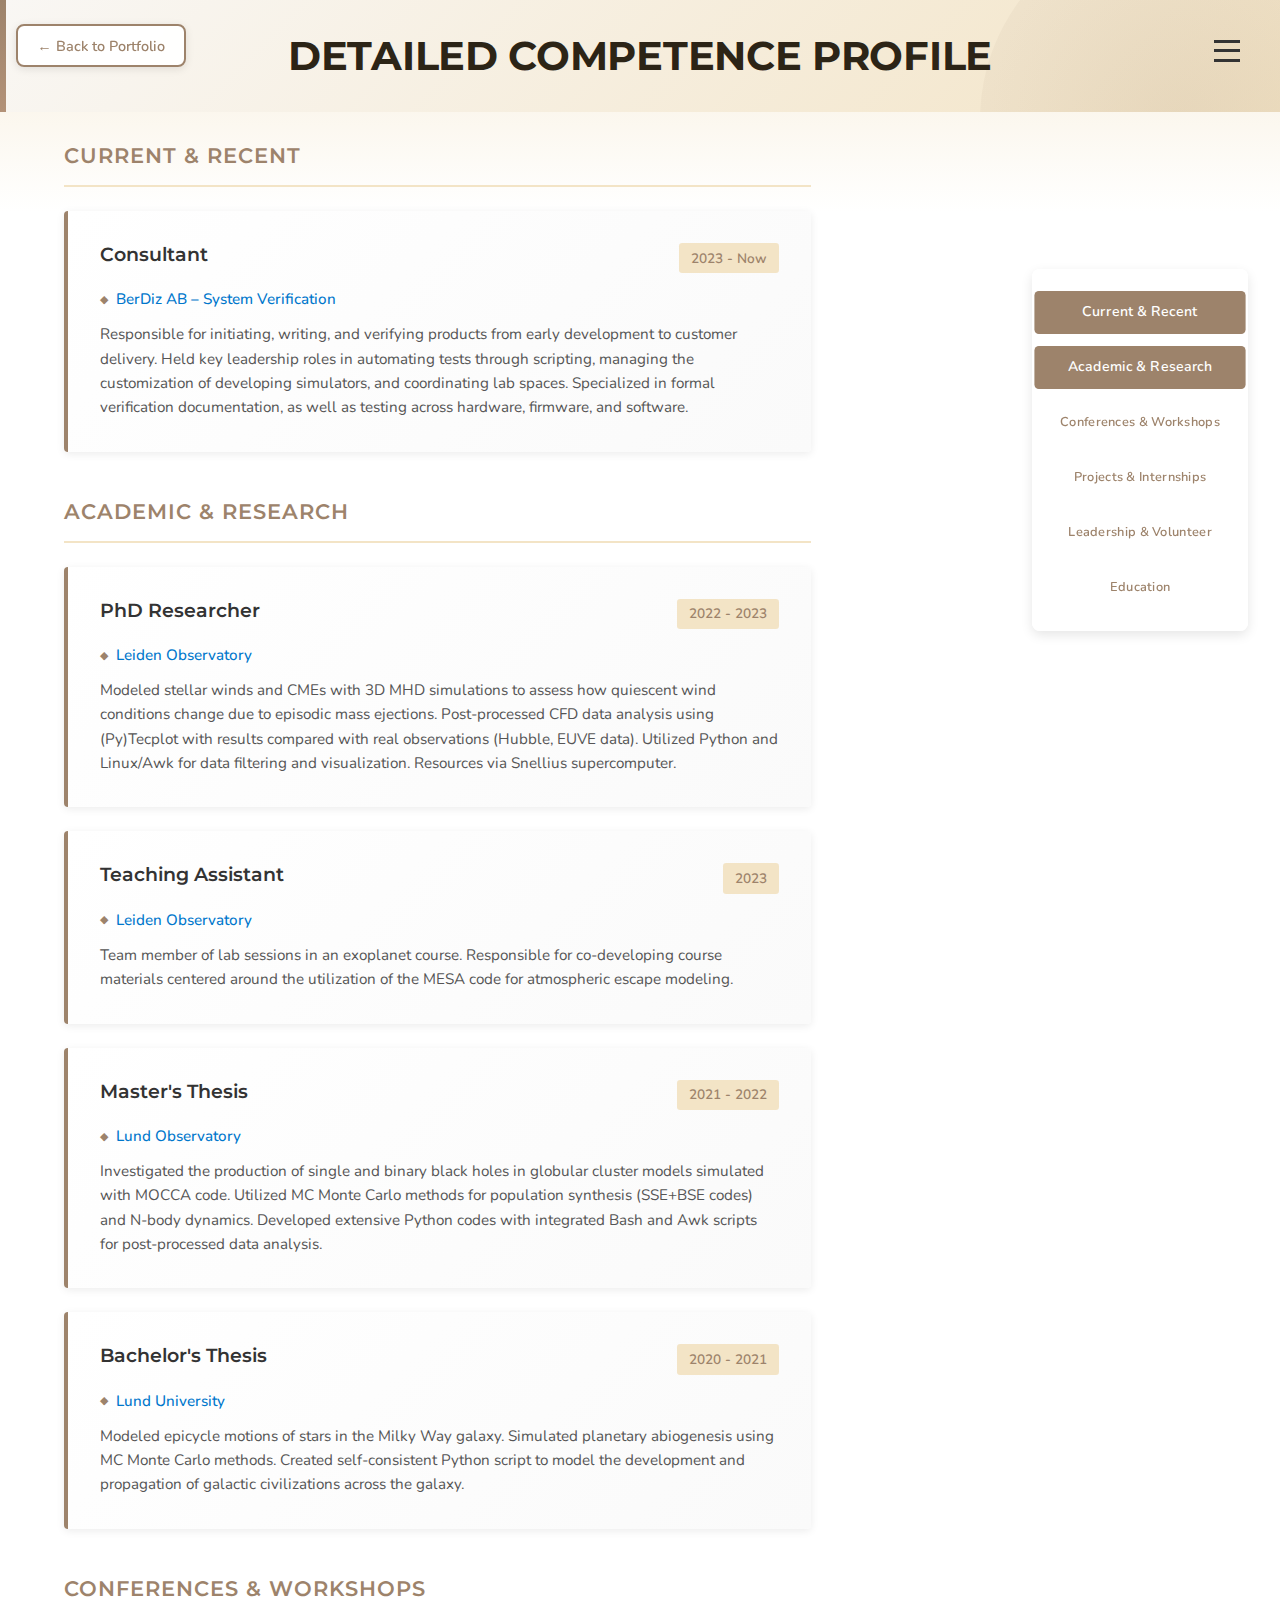
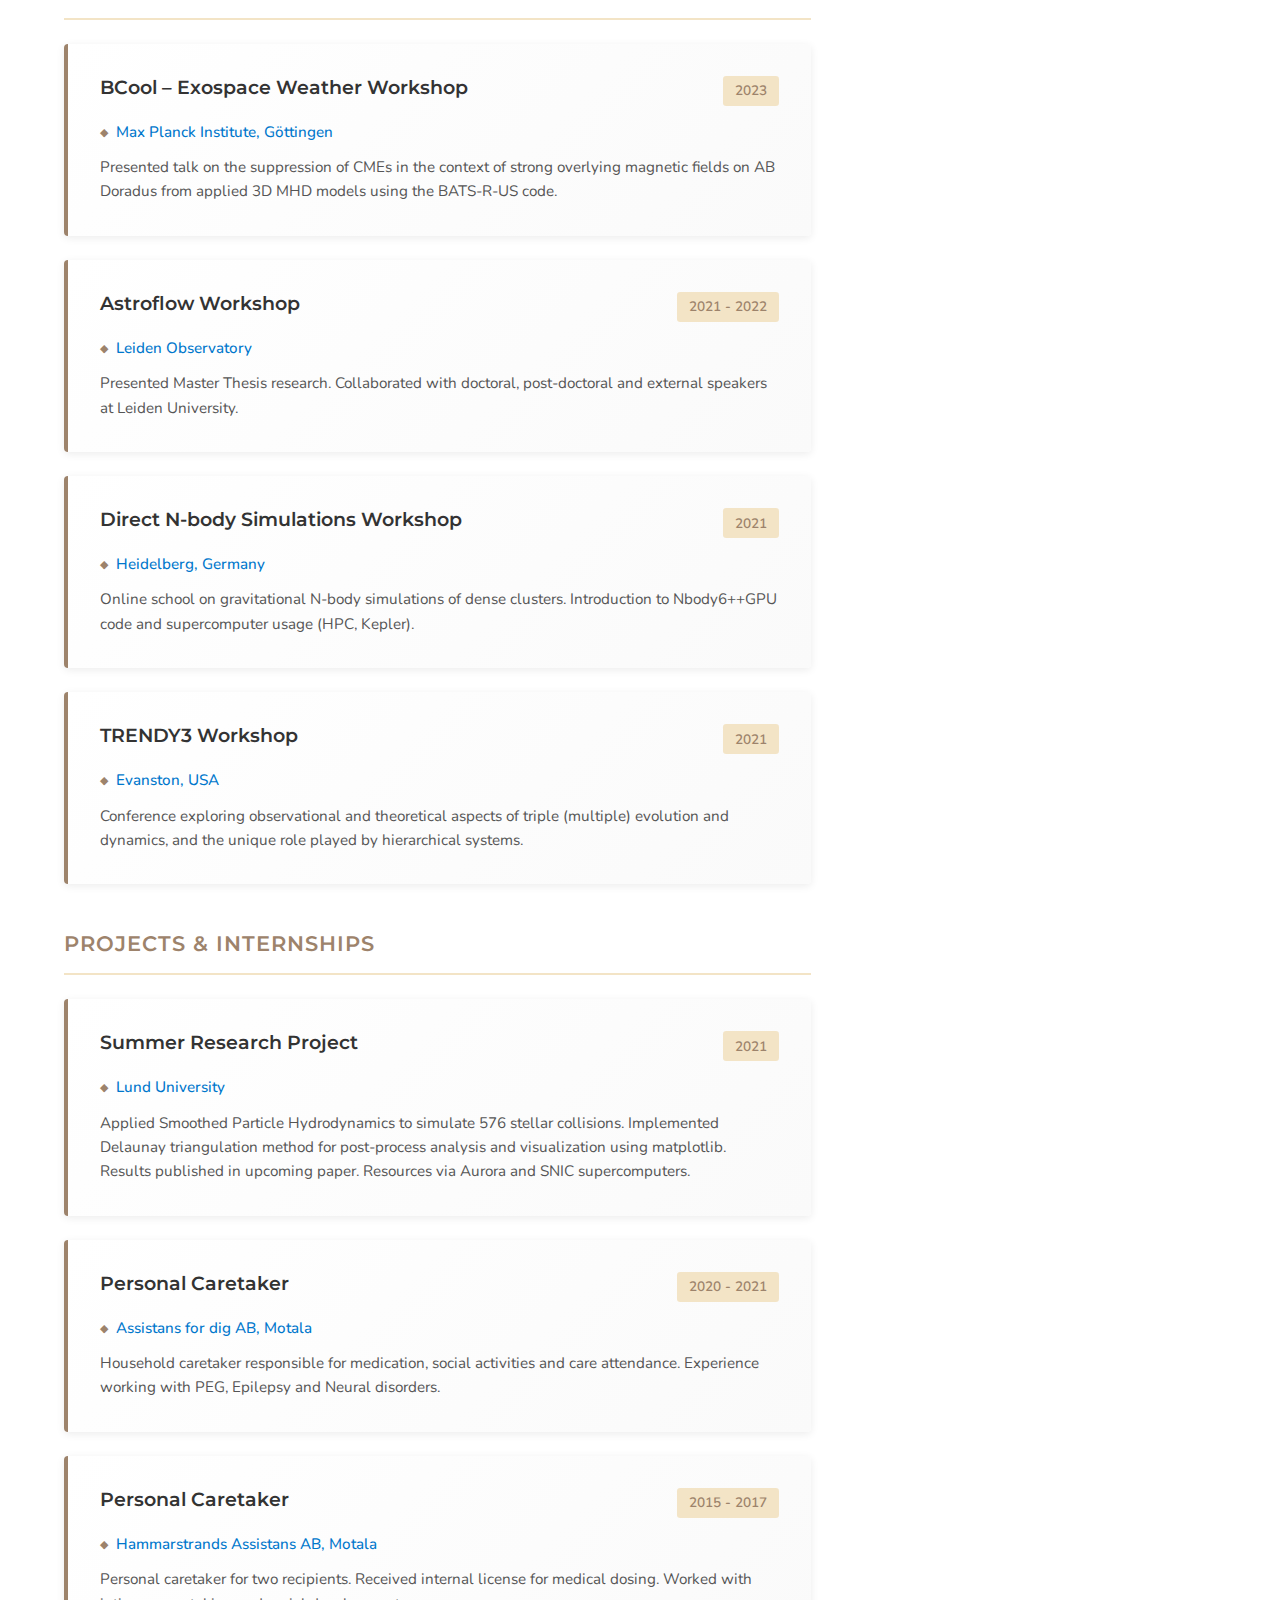
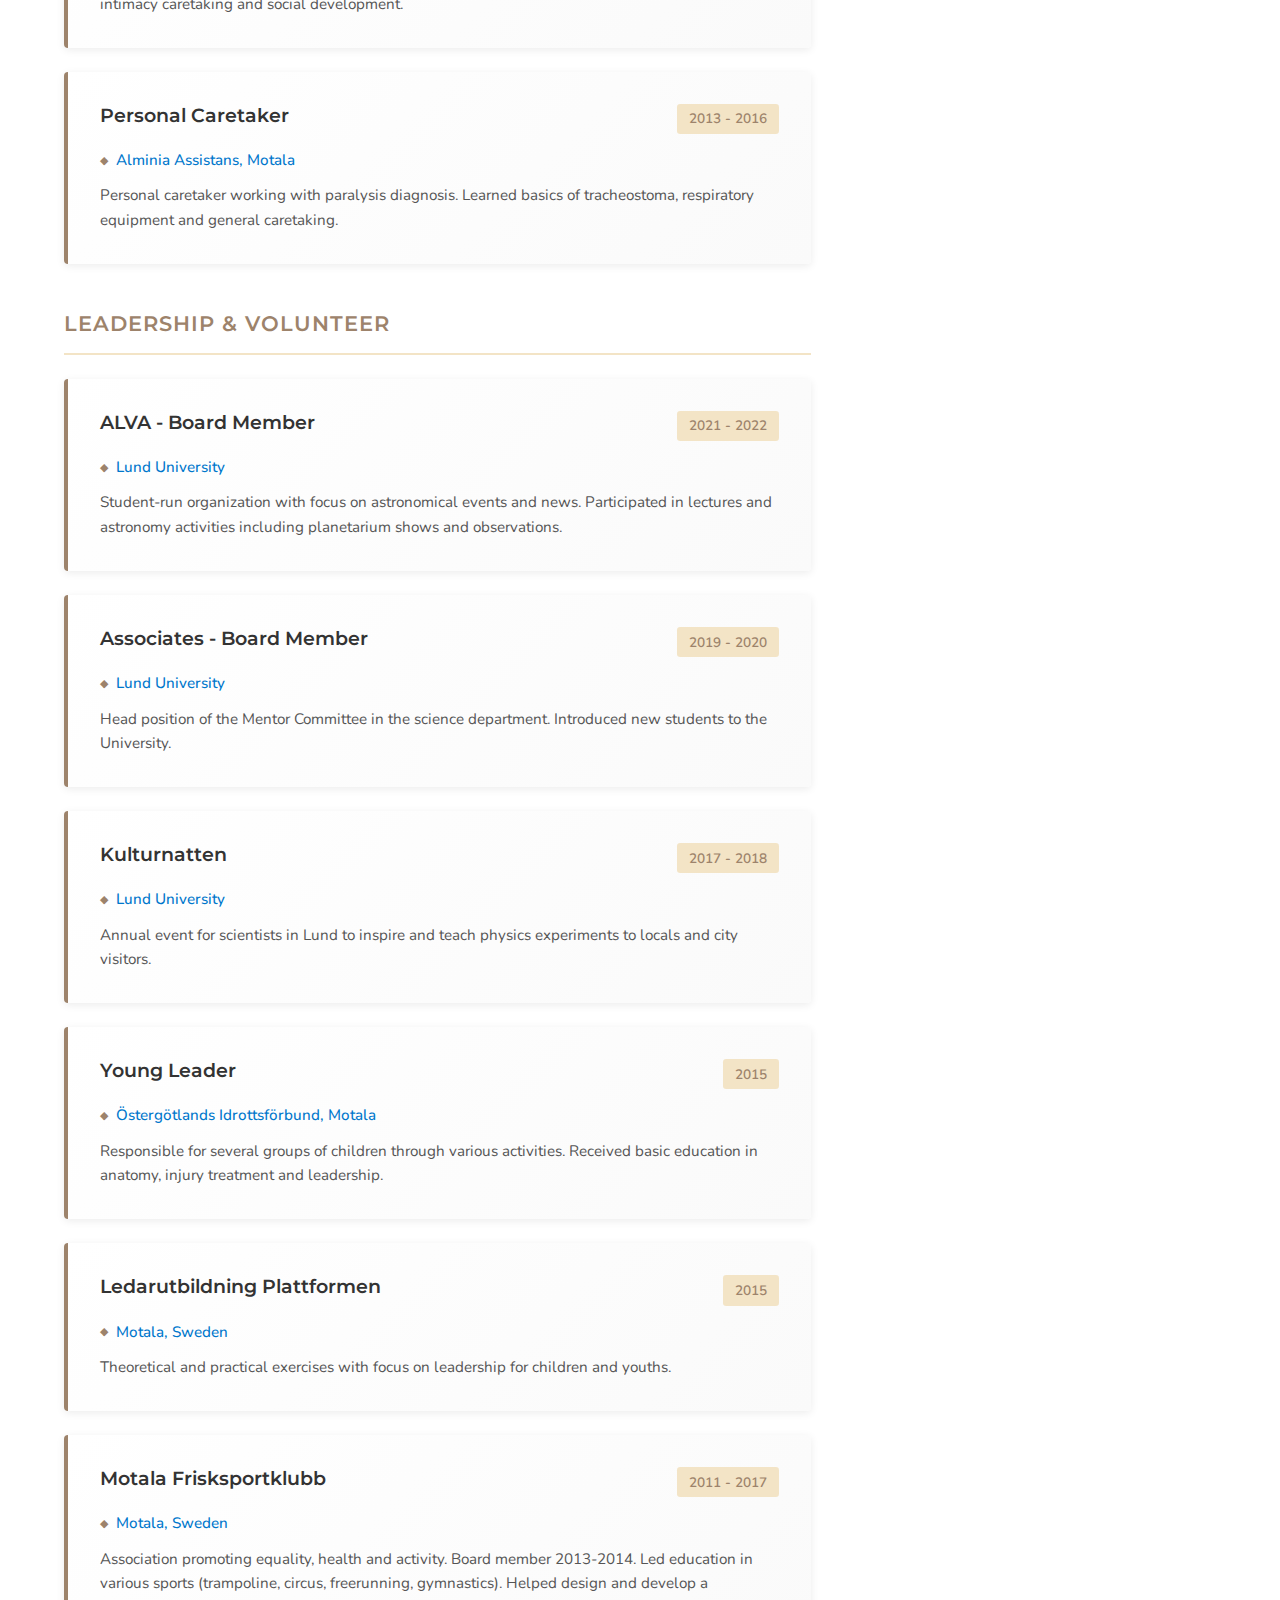
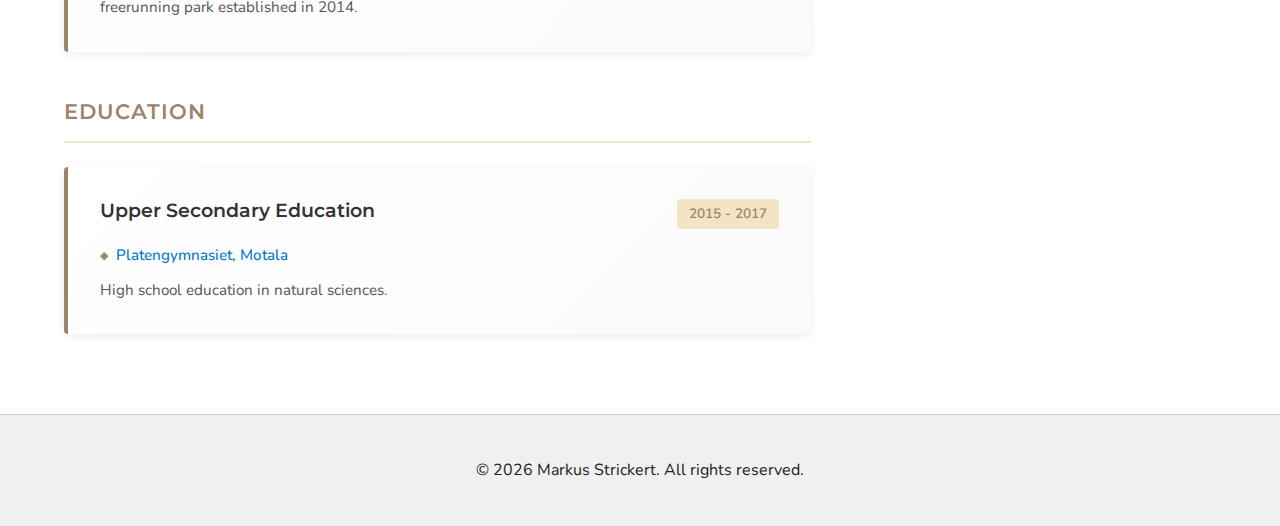
<file: work-details.html>
<!DOCTYPE html>
<html lang="en">
  <head>
    <meta charset="utf-8">
    <meta name="viewport" content="width=device-width, initial-scale=1">
    <title>Detailed Competence Profile - Markus Strickert</title>
    <meta name="description" content="Work Experience of Markus Strickert">
    <meta name="author" content="Markus Strickert">
    <link rel="preconnect" href="https://fonts.googleapis.com">
    <link rel="preconnect" href="https://fonts.gstatic.com" crossorigin>
    <link href="https://fonts.googleapis.com/css2?family=Montserrat:ital,wght@0,100..900;1,100..900&family=Nunito:ital,wght@0,200..1000;1,200..1000&display=swap" rel="stylesheet">
    <link rel="stylesheet" href="css/modern_normalize.css" />
    <link rel="stylesheet" href="css/html5bp.css">
    <link rel="stylesheet" href="css/main.css">
    <meta name="theme-color" content="#fafafa">
    <link rel="icon" href="/favicon.ico" sizes="any">
    <link rel="icon" href="/icon.svg" type="image/svg+xml">
    <link rel="apple-touch-icon" sizes="180x180" href="/icon.png">
    <link rel="manifest" href="/site.webmanifest">
    <style>
      .experience-container {
        max-width: 900px;
        margin: 0 auto;
      }

      .experience-section {
        margin-bottom: 3rem;
      }

      .section-header {
        font-size: 1.3rem;
        font-weight: 600;
        color: #9d836b;
        text-transform: uppercase;
        letter-spacing: 1px;
        margin-bottom: 1.5rem;
        padding-bottom: 1rem;
        border-bottom: 2px solid #f3e4c6;
      }

      .experience-card {
        background: linear-gradient(135deg, #ffffff 0%, #fafafa 100%);
        border-left: 4px solid #9d836b;
        padding: 2rem;
        margin-bottom: 1.5rem;
        border-radius: 0.25rem;
        box-shadow: 0 2px 8px rgba(0, 0, 0, 0.08);
        transition: all 0.3s ease;
        position: relative;
      }

      .experience-card:hover {
        box-shadow: 0 8px 16px rgba(157, 131, 107, 0.15);
        transform: translateY(-2px);
        border-left-color: #f3e4c6;
      }

      .experience-header {
        display: flex;
        justify-content: space-between;
        align-items: flex-start;
        margin-bottom: 1rem;
        flex-wrap: wrap;
      }

      .experience-title {
        margin: 0;
        font-size: 1.2rem;
        font-weight: 600;
        color: #333;
        flex: 1;
      }

      .experience-date {
        font-size: 0.85rem;
        font-weight: 600;
        color: #9d836b;
        background-color: #f3e4c6;
        padding: 0.35rem 0.75rem;
        border-radius: 0.2rem;
        white-space: nowrap;
        margin-left: 1rem;
      }

      .experience-position {
        font-size: 0.95rem;
        font-weight: 500;
        color: #0077cc;
        margin-bottom: 0.75rem;
        display: flex;
        align-items: center;
      }

      .experience-position::before {
        content: '◆';
        margin-right: 0.5rem;
        color: #9d836b;
        font-size: 0.7rem;
      }

      .experience-description {
        font-size: 0.95rem;
        line-height: 1.6;
        color: #555;
        margin: 0;
      }

      @media (max-width: 768px) {
        .experience-header {
          flex-direction: column;
        }

        .experience-date {
          margin-left: 0;
          margin-top: 0.5rem;
          align-self: flex-start;
        }

        .experience-card {
          padding: 1.5rem;
        }

        .experience-title {
          font-size: 1.1rem;
        }
      }

      /* Timeline Navigation Styles */
      .timeline-nav {
        position: fixed;
        right: 2rem;
        top: 50%;
        transform: translateY(-50%);
        display: flex;
        flex-direction: column;
        gap: 1rem;
        z-index: 100;
        background: rgba(255, 255, 255, 0.95);
        padding: 1.5rem 0.75rem;
        border-radius: 0.5rem;
        box-shadow: 0 4px 12px rgba(0, 0, 0, 0.1);
        backdrop-filter: blur(10px);
      }

      .timeline-nav-item {
        font-size: 0.8rem;
        font-weight: 600;
        color: #9d836b;
        cursor: pointer;
        padding: 0.7rem 1rem;
        border-radius: 0.25rem;
        transition: all 0.3s ease;
        white-space: normal;
        letter-spacing: 0.3px;
        text-align: center;
        line-height: 1.3;
        min-width: 110px;
      }

      .timeline-nav-item:hover {
        transform: scale(1.15);
        background-color: #f3e4c6;
        color: #6b5d4f;
        padding: 0.7rem 1.2rem;
      }

      .timeline-nav-item.active {
        background-color: #9d836b;
        color: white;
        transform: scale(1.1);
      }

      @media (max-width: 1024px) {
        .timeline-nav {
          right: 1rem;
          gap: 0.75rem;
          padding: 1rem 0.5rem;
        }

        .timeline-nav-item {
          font-size: 0.7rem;
          padding: 0.4rem 0.5rem;
        }
      }

      @media (max-width: 768px) {
        .timeline-nav {
          position: static;
          transform: none;
          margin: 2rem 0;
          flex-direction: row;
          flex-wrap: wrap;
          justify-content: center;
          background: linear-gradient(135deg, #ffffff 0%, #fafafa 100%);
          padding: 1.5rem;
        }

        .timeline-nav-item {
          font-size: 0.8rem;
        }
      }
    </style>
  </head>

  <body>
    <!-- Overlay for menu -->
    <div id="menu-overlay" class="menu-overlay"></div>

    <!-- Hamburger Menu -->
    <div id="hamburger-menu" class="hamburger-menu">
      <button id="menu-toggle" class="menu-toggle" aria-label="Toggle menu">
        <span></span>
        <span></span>
        <span></span>
      </button>
      <nav id="dropdown-menu" class="dropdown-menu">
        <ul>
          <li><a href="index.html">Home</a></li>
          <li><a href="about.html">About me</a></li>
          <li><a href="academic.html">Academic Experience</a></li>
          <li><a href="work-details.html">Detailed Competence Profile</a></li>
          <li><a href="portfolio.html">Portfolio</a></li>
          <li><a href="projects.html">Projects</a></li>
          <li><a href="contact.html">Contact me</a></li>
        </ul>
      </nav>
    </div>

    <header class="page-header">
      <div class="container">
        <h1>Detailed Competence Profile</h1>
        <a href="index.html" class="back-to-portfolio">← Back to Portfolio</a>
      </div>
    </header>

    <div class="page-content">
      <div class="container">
        <main>
          
          <!-- Timeline Navigation -->
          <div class="timeline-nav" id="timelineNav">
            <div class="timeline-nav-item" data-section="current">Current & Recent</div>
            <div class="timeline-nav-item" data-section="academic">Academic & Research</div>
            <div class="timeline-nav-item" data-section="conferences">Conferences & Workshops</div>
            <div class="timeline-nav-item" data-section="projects">Projects & Internships</div>
            <div class="timeline-nav-item" data-section="leadership">Leadership & Volunteer</div>
            <div class="timeline-nav-item" data-section="education">Education</div>
          </div>
          
          <div class="experience-container">
            <!-- Current & Recent (2023-Now) -->
            <div class="experience-section">
              <h2 class="section-header" id="current">Current & Recent</h2>

              <div class="experience-card">
                <div class="experience-header">
                  <h3 class="experience-title">Consultant</h3>
                  <span class="experience-date">2023 - Now</span>
                </div>
                <div class="experience-position">BerDiz AB – System Verification</div>
                <p class="experience-description">
                  Responsible for initiating, writing, and verifying products from early development to customer delivery. Held key leadership roles in automating tests through scripting, managing the customization of developing simulators, and coordinating lab spaces. Specialized in formal verification documentation, as well as testing across hardware, firmware, and software.
                </p>
              </div>
            </div>

            <!-- Academic & Research (2021-2023) -->
            <div class="experience-section">
              <h2 class="section-header" id="academic">Academic & Research</h2>

              <div class="experience-card">
                <div class="experience-header">
                  <h3 class="experience-title">PhD Researcher</h3>
                  <span class="experience-date">2022 - 2023</span>
                </div>
                <div class="experience-position">Leiden Observatory</div>
                <p class="experience-description">
                  Modeled stellar winds and CMEs with 3D MHD simulations to assess how quiescent wind conditions change due to episodic mass ejections. Post-processed CFD data analysis using (Py)Tecplot with results compared with real observations (Hubble, EUVE data). Utilized Python and Linux/Awk for data filtering and visualization. Resources via Snellius supercomputer.
                </p>
              </div>

              <div class="experience-card">
                <div class="experience-header">
                  <h3 class="experience-title">Teaching Assistant</h3>
                  <span class="experience-date">2023</span>
                </div>
                <div class="experience-position">Leiden Observatory</div>
                <p class="experience-description">
                  Team member of lab sessions in an exoplanet course. Responsible for co-developing course materials centered around the utilization of the MESA code for atmospheric escape modeling.
                </p>
              </div>

              <div class="experience-card">
                <div class="experience-header">
                  <h3 class="experience-title">Master's Thesis</h3>
                  <span class="experience-date">2021 - 2022</span>
                </div>
                <div class="experience-position">Lund Observatory</div>
                <p class="experience-description">
                  Investigated the production of single and binary black holes in globular cluster models simulated with MOCCA code. Utilized MC Monte Carlo methods for population synthesis (SSE+BSE codes) and N-body dynamics. Developed extensive Python codes with integrated Bash and Awk scripts for post-processed data analysis.
                </p>
              </div>

              <div class="experience-card">
                <div class="experience-header">
                  <h3 class="experience-title">Bachelor's Thesis</h3>
                  <span class="experience-date">2020 - 2021</span>
                </div>
                <div class="experience-position">Lund University</div>
                <p class="experience-description">
                  Modeled epicycle motions of stars in the Milky Way galaxy. Simulated planetary abiogenesis using MC Monte Carlo methods. Created self-consistent Python script to model the development and propagation of galactic civilizations across the galaxy.
                </p>
              </div>
            </div>

            <!-- Conferences & Workshops -->
            <div class="experience-section">
              <h2 class="section-header" id="conferences">Conferences & Workshops</h2>

              <div class="experience-card">
                <div class="experience-header">
                  <h3 class="experience-title">BCool – Exospace Weather Workshop</h3>
                  <span class="experience-date">2023</span>
                </div>
                <div class="experience-position">Max Planck Institute, Göttingen</div>
                <p class="experience-description">
                  Presented talk on the suppression of CMEs in the context of strong overlying magnetic fields on AB Doradus from applied 3D MHD models using the BATS-R-US code.
                </p>
              </div>

              <div class="experience-card">
                <div class="experience-header">
                  <h3 class="experience-title">Astroflow Workshop</h3>
                  <span class="experience-date">2021 - 2022</span>
                </div>
                <div class="experience-position">Leiden Observatory</div>
                <p class="experience-description">
                  Presented Master Thesis research. Collaborated with doctoral, post-doctoral and external speakers at Leiden University.
                </p>
              </div>

              <div class="experience-card">
                <div class="experience-header">
                  <h3 class="experience-title">Direct N-body Simulations Workshop</h3>
                  <span class="experience-date">2021</span>
                </div>
                <div class="experience-position">Heidelberg, Germany</div>
                <p class="experience-description">
                  Online school on gravitational N-body simulations of dense clusters. Introduction to Nbody6++GPU code and supercomputer usage (HPC, Kepler).
                </p>
              </div>

              <div class="experience-card">
                <div class="experience-header">
                  <h3 class="experience-title">TRENDY3 Workshop</h3>
                  <span class="experience-date">2021</span>
                </div>
                <div class="experience-position">Evanston, USA</div>
                <p class="experience-description">
                  Conference exploring observational and theoretical aspects of triple (multiple) evolution and dynamics, and the unique role played by hierarchical systems.
                </p>
              </div>
            </div>

            <!-- Projects & Internships -->
            <div class="experience-section">
              <h2 class="section-header" id="projects">Projects & Internships</h2>

              <div class="experience-card">
                <div class="experience-header">
                  <h3 class="experience-title">Summer Research Project</h3>
                  <span class="experience-date">2021</span>
                </div>
                <div class="experience-position">Lund University</div>
                <p class="experience-description">
                  Applied Smoothed Particle Hydrodynamics to simulate 576 stellar collisions. Implemented Delaunay triangulation method for post-process analysis and visualization using matplotlib. Results published in upcoming paper. Resources via Aurora and SNIC supercomputers.
                </p>
              </div>

              <div class="experience-card">
                <div class="experience-header">
                  <h3 class="experience-title">Personal Caretaker</h3>
                  <span class="experience-date">2020 - 2021</span>
                </div>
                <div class="experience-position">Assistans for dig AB, Motala</div>
                <p class="experience-description">
                  Household caretaker responsible for medication, social activities and care attendance. Experience working with PEG, Epilepsy and Neural disorders.
                </p>
              </div>

              <div class="experience-card">
                <div class="experience-header">
                  <h3 class="experience-title">Personal Caretaker</h3>
                  <span class="experience-date">2015 - 2017</span>
                </div>
                <div class="experience-position">Hammarstrands Assistans AB, Motala</div>
                <p class="experience-description">
                  Personal caretaker for two recipients. Received internal license for medical dosing. Worked with intimacy caretaking and social development.
                </p>
              </div>

              <div class="experience-card">
                <div class="experience-header">
                  <h3 class="experience-title">Personal Caretaker</h3>
                  <span class="experience-date">2013 - 2016</span>
                </div>
                <div class="experience-position">Alminia Assistans, Motala</div>
                <p class="experience-description">
                  Personal caretaker working with paralysis diagnosis. Learned basics of tracheostoma, respiratory equipment and general caretaking.
                </p>
              </div>
            </div>

            <!-- Leadership & Volunteer -->
            <div class="experience-section">
              <h2 class="section-header" id="leadership">Leadership & Volunteer</h2>

              <div class="experience-card">
                <div class="experience-header">
                  <h3 class="experience-title">ALVA - Board Member</h3>
                  <span class="experience-date">2021 - 2022</span>
                </div>
                <div class="experience-position">Lund University</div>
                <p class="experience-description">
                  Student-run organization with focus on astronomical events and news. Participated in lectures and astronomy activities including planetarium shows and observations.
                </p>
              </div>

              <div class="experience-card">
                <div class="experience-header">
                  <h3 class="experience-title">Associates - Board Member</h3>
                  <span class="experience-date">2019 - 2020</span>
                </div>
                <div class="experience-position">Lund University</div>
                <p class="experience-description">
                  Head position of the Mentor Committee in the science department. Introduced new students to the University.
                </p>
              </div>

              <div class="experience-card">
                <div class="experience-header">
                  <h3 class="experience-title">Kulturnatten</h3>
                  <span class="experience-date">2017 - 2018</span>
                </div>
                <div class="experience-position">Lund University</div>
                <p class="experience-description">
                  Annual event for scientists in Lund to inspire and teach physics experiments to locals and city visitors.
                </p>
              </div>

              <div class="experience-card">
                <div class="experience-header">
                  <h3 class="experience-title">Young Leader</h3>
                  <span class="experience-date">2015</span>
                </div>
                <div class="experience-position">Östergötlands Idrottsförbund, Motala</div>
                <p class="experience-description">
                  Responsible for several groups of children through various activities. Received basic education in anatomy, injury treatment and leadership.
                </p>
              </div>

              <div class="experience-card">
                <div class="experience-header">
                  <h3 class="experience-title">Ledarutbildning Plattformen</h3>
                  <span class="experience-date">2015</span>
                </div>
                <div class="experience-position">Motala, Sweden</div>
                <p class="experience-description">
                  Theoretical and practical exercises with focus on leadership for children and youths.
                </p>
              </div>

              <div class="experience-card">
                <div class="experience-header">
                  <h3 class="experience-title">Motala Frisksportklubb</h3>
                  <span class="experience-date">2011 - 2017</span>
                </div>
                <div class="experience-position">Motala, Sweden</div>
                <p class="experience-description">
                  Association promoting equality, health and activity. Board member 2013-2014. Led education in various sports (trampoline, circus, freerunning, gymnastics). Helped design and develop a freerunning park established in 2014.
                </p>
              </div>
            </div>

            <!-- Education -->
            <div class="experience-section">
              <h2 class="section-header" id="education">Education</h2>

              <div class="experience-card">
                <div class="experience-header">
                  <h3 class="experience-title">Upper Secondary Education</h3>
                  <span class="experience-date">2015 - 2017</span>
                </div>
                <div class="experience-position">Platengymnasiet, Motala</div>
                <p class="experience-description">
                  High school education in natural sciences.
                </p>
              </div>
            </div>
          </div>
        </main>
      </div>
    </div>

    <footer class="page-footer">
      <div class="container">
        <p>© 2026 Markus Strickert. All rights reserved.</p>
      </div>
    </footer>

    <script src="js/app.js"></script>
    <script>
      // Timeline Navigation Functionality
      document.addEventListener('DOMContentLoaded', function() {
        const timelineItems = document.querySelectorAll('.timeline-nav-item');
        
        timelineItems.forEach(item => {
          item.addEventListener('click', function() {
            const sectionId = this.getAttribute('data-section');
            const targetSection = document.getElementById(sectionId);
            
            if (targetSection) {
              targetSection.scrollIntoView({ behavior: 'smooth', block: 'start' });
              
              // Update active state
              timelineItems.forEach(i => i.classList.remove('active'));
              this.classList.add('active');
            }
          });
        });

        // Update active timeline item on scroll
        window.addEventListener('scroll', function() {
          const sections = document.querySelectorAll('[id]');
          const scrollPosition = window.scrollY + 200;

          sections.forEach(section => {
            const sectionTop = section.offsetTop;
            const sectionHeight = section.offsetHeight;

            if (scrollPosition >= sectionTop && scrollPosition < sectionTop + sectionHeight) {
              timelineItems.forEach(item => {
                item.classList.remove('active');
                if (item.getAttribute('data-section') === section.id) {
                  item.classList.add('active');
                }
              });
            }
          });
        });
      });
    </script>
  </body>
</html>
</file>
<file: css/html5bp.css>
/*! HTML5 Boilerplate v9.0.1 | MIT License | https://html5boilerplate.com/ */

/* main.css 3.0.0 | MIT License | https://github.com/h5bp/main.css#readme */
/*
 * What follows is the result of much research on cross-browser styling.
 * Credit left inline and big thanks to Nicolas Gallagher, Jonathan Neal,
 * Kroc Camen, and the H5BP dev community and team.
 */

/* ==========================================================================
   Base styles: opinionated defaults
   ========================================================================== */

html {
  color: #222;
  font-size: 1em;
  line-height: 1.4;
}

/*
 * Remove text-shadow in selection highlight:
 * https://twitter.com/miketaylr/status/12228805301
 *
 * Customize the background color to match your design.
 */

::-moz-selection {
  background: #b3d4fc;
  text-shadow: none;
}

::selection {
  background: #b3d4fc;
  text-shadow: none;
}

/*
 * A better looking default horizontal rule
 */

hr {
  display: block;
  height: 1px;
  border: 0;
  border-top: 1px solid #ccc;
  margin: 1em 0;
  padding: 0;
}

/*
 * Remove the gap between audio, canvas, iframes,
 * images, videos and the bottom of their containers:
 * https://github.com/h5bp/html5-boilerplate/issues/440
 */

audio,
canvas,
iframe,
img,
svg,
video {
  vertical-align: middle;
}

/*
 * Remove default fieldset styles.
 */

fieldset {
  border: 0;
  margin: 0;
  padding: 0;
}

/*
 * Allow only vertical resizing of textareas.
 */

textarea {
  resize: vertical;
}

/* ==========================================================================
   Author's custom styles
   ========================================================================== */

/* ==========================================================================
   Helper classes
   ========================================================================== */

/*
 * Hide visually and from screen readers
 */

.hidden,
[hidden] {
  display: none !important;
}

/*
 * Hide only visually, but have it available for screen readers:
 * https://snook.ca/archives/html_and_css/hiding-content-for-accessibility
 *
 * 1. For long content, line feeds are not interpreted as spaces and small width
 *    causes content to wrap 1 word per line:
 *    https://medium.com/@jessebeach/beware-smushed-off-screen-accessible-text-5952a4c2cbfe
 */

.visually-hidden {
  border: 0;
  clip: rect(0, 0, 0, 0);
  height: 1px;
  margin: -1px;
  overflow: hidden;
  padding: 0;
  position: absolute;
  white-space: nowrap;
  width: 1px;
  /* 1 */
}

/*
 * Extends the .visually-hidden class to allow the element
 * to be focusable when navigated to via the keyboard:
 * https://www.drupal.org/node/897638
 */

.visually-hidden.focusable:active,
.visually-hidden.focusable:focus {
  clip: auto;
  height: auto;
  margin: 0;
  overflow: visible;
  position: static;
  white-space: inherit;
  width: auto;
}

/*
 * Hide visually and from screen readers, but maintain layout
 */

.invisible {
  visibility: hidden;
}

/*
 * Clearfix: contain floats
 *
 * The use of `table` rather than `block` is only necessary if using
 * `::before` to contain the top-margins of child elements.
 */

.clearfix::before,
.clearfix::after {
  content: "";
  display: table;
}

.clearfix::after {
  clear: both;
}

/* ==========================================================================
   EXAMPLE Media Queries for Responsive Design.
   These examples override the primary ('mobile first') styles.
   Modify as content requires.
   ========================================================================== */

@media only screen and (min-width: 35em) {
  /* Style adjustments for viewports that meet the condition */
}

@media print,
  (-webkit-min-device-pixel-ratio: 1.25),
  (min-resolution: 1.25dppx),
  (min-resolution: 120dpi) {
  /* Style adjustments for high resolution devices */
}

/* ==========================================================================
   Print styles.
   Inlined to avoid the additional HTTP request:
   https://www.phpied.com/delay-loading-your-print-css/
   ========================================================================== */

@media print {
  *,
  *::before,
  *::after {
    background: #fff !important;
    color: #000 !important;
    /* Black prints faster */
    box-shadow: none !important;
    text-shadow: none !important;
  }

  a,
  a:visited {
    text-decoration: underline;
  }

  a[href]::after {
    content: " (" attr(href) ")";
  }

  abbr[title]::after {
    content: " (" attr(title) ")";
  }

  /*
   * Don't show links that are fragment identifiers,
   * or use the `javascript:` pseudo protocol
   */
  a[href^="#"]::after,
  a[href^="javascript:"]::after {
    content: "";
  }

  pre {
    white-space: pre-wrap !important;
  }

  pre,
  blockquote {
    border: 1px solid #999;
    page-break-inside: avoid;
  }

  tr,
  img {
    page-break-inside: avoid;
  }

  p,
  h2,
  h3 {
    orphans: 3;
    widows: 3;
  }

  h2,
  h3 {
    page-break-after: avoid;
  }
}
</file>
<file: css/main.css>
:root {
  --link-color: #0077cc;
  --link-color-hover: #00487c;
  --header-footer-bg-color: #f0f0f0;
  --aside-accent-color: #9d836b;
  --skill-bar-fill-color: #f3e4c6; /*  --skill-bar-fill-color: #f3e4c6;  */
  --blockquote-bg-color: #f7fafc;
  --blockquote-accent-color: #4a5568;
  --blockquote-text-color: #4a5568;
  --spacing-inline: 0.5rem;
}

/* Base Styles */
body {
  font-family: "Nunito", "Segoe UI", "Helvetica Neue", Helvetica, Arial,
    sans-serif;
  font-weight: 400;
  display: grid;
  grid-template-rows: auto 1fr auto;
  min-height: 100vh;
}

h1,
h2,
h3,
h4,
h5,
h6 {
  margin: 0;
  font-family: "Montserrat", "Segoe UI", "Helvetica Neue", Helvetica, Arial,
    sans-serif;
  font-weight: 400;
  line-height: 1.2;
}

h1 {
  font-size: 2rem;
  font-weight: 600;
  text-transform: uppercase;
}

h2 {
  font-size: 1.4rem;
  font-weight: 500;
  text-transform: uppercase;
}

h3 {
  font-size: 1.1rem;
  font-weight: 500;
}

h4 {
  font-size: 1rem;
  font-weight: 500;
}

h5 {
  font-size: 1rem;
  font-weight: 500;
}

h6 {
  font-size: 1rem;
  font-weight: 500;
}

p {
  margin: 0.75rem 0;
}

a {
  color: var(--link-color) !important;
  text-decoration: none;
}

a:hover {
  color: var(--link-color-hover);
  text-decoration: underline;
}

address {
  font-style: normal;
}

figure,
ul {
  margin: 0;
  padding: 0;
}

header,
main,
aside,
footer {
  padding: 2rem;
}

header {
  padding-bottom: 0.5rem;
}

aside {
  border-top: 1px solid #ccc;
}

footer {
  text-align: center;
}

section {
  margin-bottom: 1.5rem;
}

/* Utility */
.block {
  display: block;
  margin: 0.25rem 0;
}

.flex-responsive {
  display: flex;
  flex-direction: column;
  align-items: center;
  text-align: center;
}

/* Main Layout */
.container {
  width: 100%;
  max-width: 1400px;
  margin: 0 auto;
}

.page-content {
  background: linear-gradient(135deg, #ffffff 0%, #f5f0eb 100%);
  min-height: calc(100vh - 300px);
  overflow: visible;
}

.page-content .container {
  display: grid;
  grid-template-columns: 1fr;
  max-width: 100%;
  width: 100%;
  padding: 0 2rem;
}

.page-content main {
  width: 100%;
  margin: 0 auto;
}

.page-header,
.page-footer {
  background: var(--header-footer-bg-color);
}

.page-header {
  background: linear-gradient(135deg, #f9f7f4 0%, #f3e4c6 100%);
  border-bottom: none;
  padding: 2rem 0;
  position: relative;
  overflow: hidden;
}

/* Decorative accent bar on the left */
.page-header::before {
  content: '';
  position: absolute;
  left: 0;
  top: 0;
  bottom: 0;
  width: 6px;
  background: linear-gradient(to bottom, #9d836b, #b39278);
}

/* Decorative circle accent in background - more immersive */
.page-header::after {
  content: '';
  position: absolute;
  right: -100px;
  top: -80px;
  width: 400px;
  height: 400px;
  border-radius: 50%;
  background: radial-gradient(circle, rgba(157, 131, 107, 0.15) 0%, rgba(157, 131, 107, 0.03) 100%);
  pointer-events: none;
}

.page-header .container {
  display: flex;
  flex-direction: column;
  align-items: center;
  text-align: center;
  gap: 1rem;
  position: relative;
  z-index: 1;
}

.page-header h1 {
  font-size: 2.5rem;
  color: #2c2416;
  margin: 0;
  font-weight: 700;
  letter-spacing: -0.3px;
  line-height: 1.2;
}

.back-to-portfolio {
  color: #9d836b;
  text-decoration: none;
  font-size: 0.9rem;
  display: inline-block;
  white-space: nowrap;
  transition: all 0.3s ease;
  padding: 0.4rem 0.8rem;
  border-radius: 4px;
  margin-top: 0.5rem;
}

.back-to-portfolio:hover {
  color: #2c2416;
  background: rgba(157, 131, 107, 0.1);
}

/* Smooth transition from header to body */
.page-content {
  background: linear-gradient(to bottom, rgba(243, 228, 198, 0.3) 0%, rgba(255, 255, 255, 0) 100px);
  position: relative;
}

/* Portfolio page header with designer image */
.portfolio-header {
  background: linear-gradient(rgba(240, 240, 240, 0.8), rgba(240, 240, 240, 0.8)), url(../Designer.png) center/cover;
  border-bottom: 1px solid #ccc;
  padding: 2rem 0;
}

.portfolio-header::before {
  display: none;
}

.portfolio-header::after {
  display: none;
}

.header-top {
  gap: 1rem;
}

.header-image {
  width: 100%;
  max-width: 256px;
  aspect-ratio: 1 / 1;
  border-radius: 50%;
  object-fit: cover;
  border: 1px solid #999;
}

.header-info ul {
  margin: 1rem 0;
}

.link-with-icon {
  display: flex;
  align-items: center;
  gap: 0.25rem;
}

.header-label {
  font-size: 1.3rem;
  color: #444;
  margin-top: 0.2rem;
  margin-bottom: 0.8rem;
}

.header-summary {
  margin: 1.25rem 0;
}

.page-footer {
  border-top: 1px solid #ccc;
}

.section-heading {
  display: flex;
  align-items: center;
  text-align: center;
  margin-bottom: 1rem;
}

.section-heading::before,
.section-heading::after {
  content: "";
  flex: 1;
  border-bottom: 1px solid #ccc;
  margin: 0 1rem;
}

aside .section-heading {
  align-items: flex-start;
  text-align: left;
  border-left: 4px solid var(--aside-accent-color);
  padding-left: 0.5rem;
  margin-bottom: 0.75rem;
}

aside .section-heading::before,
aside .section-heading::after {
  content: none;
}

.section-label {
  font-size: 0.9rem;
  color: #444;
  margin-top: 0.25rem;
  margin-bottom: 0.5rem;
}

/* Images */
img {
  max-width: 100%;
  height: auto;
}

.gallery {
  display: grid;
  gap: 1rem;
  justify-items: center;
  margin: 0.5rem 0;
}

.main-gallery {
  grid-template-columns: 1fr;
}

.side-gallery {
  grid-template-columns: 1fr;
}

figcaption {
  text-align: center;
  color: #666;
  font-size: 0.9rem;
  margin-top: 0.5rem;
  font-style: italic;
}

/* Lists */
main ul,
aside ul {
  list-style-type: disc;
  list-style-position: outside;
  padding-left: 0;
  margin: 0.75rem 0;
}

main li,
aside li {
  margin-bottom: 0.5rem;
  margin-left: 1.5rem;
  padding-left: 0;
}

/* Education Degrees List - Remove bullets and make stand out */
#education > section > h4:first-of-type + ul {
  list-style: none;
  padding-left: 0;
}

#education > section > h4:first-of-type + ul li {
  text-indent: 0;
  padding-left: 0;
  padding: 0.8rem 1rem;
  margin-bottom: 0.75rem;
  font-weight: 500;
  background: linear-gradient(135deg, rgba(249, 247, 244, 0.4) 0%, rgba(243, 228, 198, 0.2) 100%);
  border-left: 3px solid #9d836b;
  border-radius: 0.25rem;
}

.unstyled-list {
  list-style: none;
}

.inline-list {
  list-style: none;
  gap: 0.25rem;
}

.inline-list li {
  display: flex; /* This is for HTML Whitespace Issues */
}

/* Skillbars */
.skill-bar {
  width: 100%;
  height: 1.5rem;
  margin-top: 0.25rem;
  margin-bottom: 1rem;
  background: linear-gradient(90deg, #f5f5f5 0%, #ffffff 100%);
  border: 2px solid #d4a574;
  border-radius: 8px;
  overflow: visible;
  box-shadow: inset 0 2px 4px rgba(0, 0, 0, 0.05);
}

.skill-bar-fill {
  height: 100%;
  background: linear-gradient(135deg, #d4a574 0%, #c9945c 50%, #9d836b 100%) !important;
  border-radius: 6px;
  display: flex;
  align-items: center;
  padding-left: 0.5rem;
  transition: all 0.5s ease;
  position: relative;
  overflow: hidden;
  box-shadow: 0 2px 6px rgba(157, 131, 107, 0.3);
  animation: subtlePulse 3s ease-in-out infinite;
}

.skill-bar-fill::after {
  content: '';
  position: absolute;
  top: 0;
  left: 0;
  bottom: 0;
  right: 0;
  background: linear-gradient(90deg, transparent, rgba(255, 255, 255, 0.15), transparent);
}

@keyframes subtlePulse {
  0%, 100% {
    box-shadow: 0 2px 6px rgba(157, 131, 107, 0.3);
  }
  50% {
    box-shadow: 0 4px 10px rgba(157, 131, 107, 0.4);
  }
}

.skill-bar:hover .skill-bar-fill {
  box-shadow: 0 4px 10px rgba(157, 131, 107, 0.5);
}

.skill-bar-label {
  color: #ffffff;
  font-size: 0.9rem;
  font-weight: 500;
  white-space: nowrap;
  position: relative;
  z-index: 1;
  text-shadow: 0 1px 2px rgba(0, 0, 0, 0.2);
}

.w-0 {
  width: 0%;
}

.w-10 {
  width: 10%;
}

.w-20 {
  width: 20%;
}

.w-25 {
  width: 25%;
}

.w-30 {
  width: 30%;
}

.w-40 {
  width: 40%;
}

.w-50 {
  width: 50%;
}

.w-60 {
  width: 60%;
}

.w-70 {
  width: 70%;
}

.w-75 {
  width: 75%;
}

.w-80 {
  width: 80%;
}

.w-85 {
  width: 85%;
}

.w-90 {
  width: 90%;
}

.w-100 {
  width: 100%;
  border-right: none;
}

/* Blockquotes */
blockquote {
  margin: 1rem 2rem;
  padding: 1.5rem 2rem;
  background-color: var(--blockquote-bg-color);
  border-left: 4px solid var(--blockquote-accent-color);
  font-style: italic;
  color: var(--blockquote-text-color);
  line-height: 1.6;
  border-radius: 0 4px 4px 0;
  box-shadow: 0 1px 3px rgba(0, 0, 0, 0.1);
}

@media (min-width: 37.5rem) {
  .main-gallery {
    grid-template-columns: repeat(3, 1fr);
  }

  .side-gallery {
    grid-template-columns: repeat(2, 1fr);
  }
}

@media (min-width: 48rem) {
  aside {
    border-top: none;
    border-left: 1px solid #ccc;
  }

  aside h1 {
    font-size: 1.4rem;
  }

  aside h2 {
    font-size: 1.1rem;
  }

  aside h3 {
    font-size: 1rem;
  }

  aside h4 {
    font-size: 1rem;
  }

  aside h5 {
    font-size: 1rem;
  }

  aside h6 {
    font-size: 1rem;
  }

  header {
    padding-bottom: 1.5rem;
  }

  .flex-responsive {
    flex-direction: row;
    align-items: flex-start;
    text-align: left;
  }

  .page-content .container {
    grid-template-columns: 2fr 1fr;
  }

  .header-top {
    gap: 2rem;
  }

  .header-image {
    max-width: 192px;
  }

  .header-info {
    margin-top: 0.5rem;
  }

  .page-header ul {
    margin: 0.5rem 0;
  }

  .inline-list {
    gap: var(--spacing-inline);
  }

  .inline-list li:not(:last-child)::after {
    content: "|";
    margin-left: var(--spacing-inline);
    color: #ccc;
  }

  .side-gallery {
    grid-template-columns: 1fr;
  }
}

/* Hamburger Menu Styles */
.menu-overlay {
  display: none;
  position: fixed;
  top: 0;
  left: 0;
  right: 0;
  bottom: 0;
  background: rgba(0, 0, 0, 0.5);
  z-index: 998;
}

.menu-overlay.active {
  display: block;
}

.hamburger-menu {
  position: fixed;
  top: 2rem;
  right: 2rem;
  z-index: 999;
  display: flex;
  align-items: center;
}

.menu-toggle {
  background: none;
  border: none;
  cursor: pointer;
  padding: 0.5rem;
  display: flex;
  flex-direction: column;
  gap: 0.4rem;
}

.menu-toggle span {
  width: 26px;
  height: 3px;
  background-color: #333;
  transition: all 0.3s ease;
}

.menu-toggle.active span:nth-child(1) {
  transform: rotate(45deg) translate(8px, 8px);
}

.menu-toggle.active span:nth-child(2) {
  opacity: 0;
}

.menu-toggle.active span:nth-child(3) {
  transform: rotate(-45deg) translate(8px, -8px);
}

.dropdown-menu {
  position: absolute;
  top: 3.5rem;
  right: 2rem;
  background: rgba(255, 255, 255, 0.95);
  min-width: 280px;
  width: fit-content;
  box-shadow: 0 4px 12px rgba(0, 0, 0, 0.1);
  border-radius: 0.5rem;
  padding: 1.5rem 0.75rem;
  z-index: 999;
  opacity: 0;
  transform: scale(0);
  transform-origin: top right;
  transition: all 0.25s ease-out;
  pointer-events: none;
  visibility: hidden;
  backdrop-filter: blur(10px);
  display: flex;
  flex-direction: column;
  gap: 0.5rem;
}

.dropdown-menu.active {
  opacity: 1;
  transform: scale(1);
  pointer-events: all;
  visibility: visible;
}

.dropdown-menu ul {
  list-style: none;
  margin: 0;
  padding: 0;
  display: flex;
  flex-direction: column;
  gap: 0.5rem;
}

.dropdown-menu li {
  margin: 0;
  padding: 0;
}

.dropdown-menu a {
  display: block;
  padding: 0.75rem 1.5rem;
  color: #9d836b !important;
  text-decoration: none;
  transition: all 0.3s ease;
  font-weight: 500;
  white-space: nowrap;
  text-align: center;
  line-height: 1.3;
}

.dropdown-menu a:hover {
  background-color: #f3e4c6;
  color: #6b5d4f !important;
  transform: scaleX(1.15);
  padding: 0.75rem 2rem;
}

@media print {
  .skill-bar-label {
    background: transparent !important;
    background-color: transparent !important;
    mix-blend-mode: darken;
  }

  body {
    -webkit-print-color-adjust: exact !important;
    print-color-adjust: exact !important;
  }
}

/* Timeline Navigation Styling */
.timeline-nav {
  position: fixed;
  right: 2rem;
  top: 1rem;
  transform: none;
  display: flex;
  flex-direction: row;
  gap: 0.5rem;
  z-index: 100;
  background: rgba(255, 255, 255, 0.95);
  padding: 0.75rem;
  border-radius: 0.5rem;
  box-shadow: 0 4px 12px rgba(0, 0, 0, 0.1);
  backdrop-filter: blur(10px);
  flex-wrap: wrap;
  max-width: calc(100% - 4rem);
  overflow-x: auto;
  overflow-y: hidden;
}

/* Timeline Navigation Item */
.timeline-nav-item {
  font-size: 0.8rem;
  font-weight: 600;
  color: #9d836b;
  cursor: pointer;
  padding: 0.7rem 1rem;
  border-radius: 0.25rem;
  transition: all 0.3s ease;
  white-space: nowrap;
  letter-spacing: 0.3px;
  text-align: center;
  line-height: 1.3;
  min-width: 110px;
}

.timeline-nav-item:hover {
  transform: scale(1.15);
  background-color: #f3e4c6;
  color: #6b5d4f;
  padding: 0.7rem 1.2rem;
}

.timeline-nav-item.active {
  background-color: #9d836b;
  color: white;
  transform: scale(1.1);
}

@media (max-width: 1024px) {
  .timeline-nav {
    right: 1rem;
    max-width: calc(100% - 2rem);
  }

  .timeline-nav-item {
    font-size: 0.7rem;
    padding: 0.4rem 0.5rem;
    min-width: 100px;
  }
}

@media (max-width: 768px) {
  .timeline-nav {
    right: 0.5rem;
    top: 0.5rem;
    max-width: calc(100% - 1rem);
    padding: 0.5rem;
    gap: 0.3rem;
  }

  .timeline-nav-item {
    font-size: 0.65rem;
    padding: 0.3rem 0.4rem;
    min-width: fit-content;
  }
}

/* Back to Portfolio Button */
.back-to-portfolio {
  position: fixed;
  top: 1rem;
  left: 1rem;
  z-index: 101;
  display: inline-flex;
  align-items: center;
  gap: 0.5rem;
  padding: 0.6rem 1.2rem;
  background: rgba(255, 255, 255, 0.95);
  color: #9d836b !important;
  border: 2px solid #9d836b;
  border-radius: 0.5rem;
  text-decoration: none;
  font-weight: 600;
  font-size: 0.9rem;
  transition: all 0.3s ease;
  box-shadow: 0 2px 8px rgba(0, 0, 0, 0.1);
  cursor: pointer;
  backdrop-filter: blur(10px);
}

.back-to-portfolio:hover {
  background-color: #f3e4c6;
  transform: translateY(-2px);
  box-shadow: 0 4px 12px rgba(157, 131, 107, 0.2);
}
/* About Page Styles */
.about-intro {
  margin: 2rem 0 4rem;
  padding: 3rem 2rem;
  background: linear-gradient(135deg, #f9f7f4 0%, #f3e4c6 100%);
  border-radius: 1rem;
  border-left: 5px solid var(--aside-accent-color);
}

.intro-content h2 {
  margin-bottom: 1.5rem;
  color: var(--aside-accent-color);
}

.intro-text {
  font-size: 1.1rem;
  line-height: 1.8;
  color: #4a5568;
  margin: 0;
  max-width: 900px;
}

.about-journey {
  margin: 4rem 0;
}

.about-journey h2 {
  text-align: center;
  margin-bottom: 3rem;
  color: var(--aside-accent-color);
}

.journey-timeline {
  position: relative;
  padding: 2rem 0;
}

.journey-timeline::before {
  content: '';
  position: absolute;
  left: 50%;
  top: 0;
  bottom: 0;
  width: 2px;
  background: linear-gradient(to bottom, var(--aside-accent-color), #f3e4c6);
  transform: translateX(-50%);
}

.journey-phase {
  margin-bottom: 3rem;
  padding: 2rem;
  background: #fff;
  border-radius: 1rem;
  box-shadow: 0 2px 8px rgba(157, 131, 107, 0.1);
  transition: all 0.3s ease;
  width: calc(50% - 1rem);
}

.journey-phase:nth-child(odd) {
  margin-left: 0;
  text-align: right;
}

.journey-phase:nth-child(even) {
  margin-left: auto;
  text-align: left;
}

.journey-phase:hover {
  box-shadow: 0 4px 16px rgba(157, 131, 107, 0.15);
  transform: translateY(-4px);
}

.phase-icon {
  font-size: 3rem;
  margin-bottom: 1rem;
  display: inline-block;
}

.journey-phase:nth-child(odd) .phase-icon {
  margin-left: auto;
  display: block;
}

.journey-phase h3 {
  color: var(--aside-accent-color);
  margin-bottom: 1rem;
  font-size: 1.3rem;
}

.journey-phase p {
  color: #4a5568;
  line-height: 1.7;
  margin: 0;
}

.about-values {
  margin: 4rem 0;
  padding: 3rem 2rem;
  background: #f9f7f4;
  border-radius: 1rem;
}

.about-values h2 {
  text-align: center;
  margin-bottom: 3rem;
  color: var(--aside-accent-color);
}

.values-grid {
  display: grid;
  grid-template-columns: repeat(auto-fit, minmax(250px, 1fr));
  gap: 2rem;
  max-width: 1200px;
  margin: 0 auto;
}

.value-card {
  padding: 2rem;
  background: white;
  border-radius: 1rem;
  box-shadow: 0 2px 8px rgba(157, 131, 107, 0.1);
  transition: all 0.3s ease;
  border-top: 4px solid var(--aside-accent-color);
}

.value-card:hover {
  box-shadow: 0 6px 16px rgba(157, 131, 107, 0.15);
  transform: translateY(-6px);
}

.value-card h3 {
  color: var(--aside-accent-color);
  margin-bottom: 1rem;
  font-size: 1.2rem;
}

.value-card p {
  color: #4a5568;
  line-height: 1.7;
  margin: 0;
}

/* Responsive Design for About Page */
@media (max-width: 768px) {
  .about-intro {
    padding: 2rem 1.5rem;
  }

  .intro-text {
    font-size: 1rem;
  }

  .journey-timeline::before {
    left: 2rem;
  }

  .journey-phase {
    width: calc(100% - 4rem) !important;
    margin-left: 4rem !important;
    text-align: left !important;
  }

  .journey-phase:nth-child(odd) {
    text-align: left;
  }

  .phase-icon {
    display: inline-block;
    margin-right: 1rem;
  }

  .journey-phase:nth-child(odd) .phase-icon {
    display: inline-block;
    margin-left: 0;
  }

  .values-grid {
    grid-template-columns: 1fr;
    gap: 1.5rem;
  }

  .about-values {
    padding: 2rem 1.5rem;
  }
}

/* Home Page Styles */
.hero {
  display: flex;
  align-items: center;
  justify-content: center;
  min-height: calc(100vh - 140px);
  background: linear-gradient(135deg, #f9f7f4 0%, #f3e4c6 100%);
  padding: 4rem 2rem;
  text-align: center;
}

.hero-content {
  max-width: 700px;
  animation: fadeInUp 0.8s ease-out;
}

@keyframes fadeInUp {
  from {
    opacity: 0;
    transform: translateY(30px);
  }
  to {
    opacity: 1;
    transform: translateY(0);
  }
}

.hero-image-wrapper {
  margin-bottom: 2rem;
}

.hero-image {
  width: 200px;
  height: 200px;
  border-radius: 50%;
  object-fit: cover;
  box-shadow: 0 8px 25px rgba(157, 131, 107, 0.2);
  border: 4px solid white;
}

.hero-title {
  font-size: 3.5rem;
  font-weight: 700;
  color: var(--aside-accent-color);
  margin-bottom: 0.5rem;
}

.hero-subtitle {
  font-size: 1.5rem;
  color: #4a5568;
  margin-bottom: 1.5rem;
  font-weight: 500;
}

.hero-description {
  font-size: 1.1rem;
  color: #4a5568;
  line-height: 1.8;
  margin-bottom: 2.5rem;
  max-width: 600px;
  margin-left: auto;
  margin-right: auto;
}

.hero-cta {
  display: flex;
  gap: 1rem;
  justify-content: center;
  flex-wrap: wrap;
}

.btn {
  display: inline-block;
  padding: 0.9rem 2rem;
  border-radius: 0.5rem;
  text-decoration: none;
  font-weight: 600;
  font-size: 1rem;
  transition: all 0.3s ease;
  cursor: pointer;
  border: none;
}

.btn-primary {
  background-color: var(--aside-accent-color);
  color: white;
}

.btn-primary:hover {
  background-color: #8b7261;
  transform: translateY(-2px);
  box-shadow: 0 6px 16px rgba(157, 131, 107, 0.3);
  text-decoration: none;
}

.btn-secondary {
  background-color: white;
  color: var(--aside-accent-color);
  border: 2px solid var(--aside-accent-color);
}

.btn-secondary:hover {
  background-color: #f3e4c6;
  transform: translateY(-2px);
  box-shadow: 0 6px 16px rgba(157, 131, 107, 0.2);
  text-decoration: none;
}

.btn-tertiary {
  background-color: transparent;
  color: var(--aside-accent-color);
  border: 2px solid var(--aside-accent-color);
}

.btn-tertiary:hover {
  background-color: var(--aside-accent-color);
  color: white;
  transform: translateY(-2px);
  box-shadow: 0 6px 16px rgba(157, 131, 107, 0.3);
  text-decoration: none;
}

/* Button text color overrides for all button types */
a.btn-primary {
  color: white !important;
}

a.btn-secondary {
  color: var(--aside-accent-color) !important;
}

a.btn-tertiary {
  color: var(--aside-accent-color) !important;
}

/* Home CTA button color overrides */
.home-cta a.btn-primary {
  color: var(--aside-accent-color) !important;
}

.home-cta a.btn-secondary {
  color: white !important;
}

.home-cta a.btn-tertiary {
  color: white !important;
}

.home-highlights {
  padding: 5rem 2rem;
  background: white;
}

.home-highlights h2,
.home-experience h2,
.home-skills h2,
.home-cta h2 {
  text-align: center;
  margin-bottom: 3rem;
  color: var(--aside-accent-color);
}

.highlights-grid {
  display: grid;
  grid-template-columns: repeat(auto-fit, minmax(280px, 1fr));
  gap: 2rem;
  max-width: 1200px;
  margin: 0 auto;
}

.highlight-card {
  padding: 2.5rem;
  background: #f9f7f4;
  border-radius: 1rem;
  box-shadow: 0 2px 10px rgba(157, 131, 107, 0.08);
  transition: all 0.3s ease;
  border-left: 4px solid var(--aside-accent-color);
}

.highlight-card:hover {
  box-shadow: 0 8px 25px rgba(157, 131, 107, 0.15);
  transform: translateY(-6px);
}

.highlight-number {
  font-size: 2.5rem;
  font-weight: 700;
  color: var(--aside-accent-color);
  opacity: 0.3;
  margin-bottom: 1rem;
  font-family: "Montserrat", sans-serif;
}

.highlight-card h3 {
  color: var(--aside-accent-color);
  margin-bottom: 1rem;
  font-size: 1.3rem;
}

.highlight-card p {
  color: #4a5568;
  line-height: 1.7;
  margin: 0;
}

.home-experience {
  padding: 5rem 2rem;
  background: linear-gradient(135deg, #f9f7f4 0%, #f3e4c6 100%);
}

.experience-cards {
  display: grid;
  grid-template-columns: repeat(auto-fit, minmax(250px, 1fr));
  gap: 2rem;
  max-width: 1200px;
  margin: 0 auto;
}

.exp-card {
  padding: 2rem;
  background: white;
  border-radius: 1rem;
  box-shadow: 0 2px 10px rgba(157, 131, 107, 0.1);
  transition: all 0.3s ease;
  text-align: center;
}

.exp-card:hover {
  box-shadow: 0 8px 25px rgba(157, 131, 107, 0.15);
  transform: translateY(-6px);
}

.exp-icon {
  font-size: 2.5rem;
  margin-bottom: 1rem;
}

.exp-card h3 {
  color: var(--aside-accent-color);
  font-size: 1.2rem;
  margin-bottom: 0.5rem;
}

.exp-company {
  color: #9d836b;
  font-weight: 600;
  font-size: 0.95rem;
  margin: 0.3rem 0;
}

.exp-period {
  color: #999;
  font-size: 0.9rem;
  margin: 0.3rem 0 1rem;
}

.exp-card p:last-child {
  color: #4a5568;
  line-height: 1.6;
  margin: 0;
}

.home-skills {
  padding: 5rem 2rem;
  background: white;
}

.skills-preview {
  display: grid;
  grid-template-columns: repeat(auto-fit, minmax(250px, 1fr));
  gap: 2rem;
  max-width: 1200px;
  margin: 0 auto;
}

.skill-category {
  padding: 2rem;
  background: #f9f7f4;
  border-radius: 1rem;
  border-top: 4px solid var(--aside-accent-color);
  box-shadow: 0 2px 10px rgba(157, 131, 107, 0.08);
  transition: all 0.3s ease;
}

.skill-category:hover {
  box-shadow: 0 6px 16px rgba(157, 131, 107, 0.12);
  transform: translateY(-3px);
}

.skill-category h4 {
  color: var(--aside-accent-color);
  margin-bottom: 0.75rem;
  font-size: 1.1rem;
}

.skill-category p {
  color: #4a5568;
  line-height: 1.6;
  margin: 0;
}

.home-cta {
  padding: 5rem 2rem;
  background: linear-gradient(135deg, #9d836b 0%, #8b7261 100%);
  color: white;
  text-align: center;
}

.home-cta h2 {
  color: white;
  margin-bottom: 1rem;
}

.home-cta p {
  color: rgba(255, 255, 255, 0.9);
  font-size: 1.1rem;
  margin-bottom: 2rem;
  max-width: 600px;
  margin-left: auto;
  margin-right: auto;
}

.cta-buttons {
  display: flex;
  gap: 1rem;
  justify-content: center;
  flex-wrap: wrap;
}

.home-cta .btn-primary {
  background-color: white;
  color: var(--aside-accent-color);
}

.home-cta .btn-primary:hover {
  background-color: #f3e4c6;
}

.home-cta .btn-secondary {
  background-color: transparent;
  color: white;
  border-color: white;
}

.home-cta .btn-secondary:hover {
  background-color: white;
  color: var(--aside-accent-color);
}

.home-cta .btn-tertiary {
  background-color: rgba(255, 255, 255, 0.2);
  color: white;
  border-color: white;
}

.home-cta .btn-tertiary:hover {
  background-color: white;
  color: var(--aside-accent-color);
}

/* Responsive Design for Home Page */
@media (max-width: 768px) {
  .hero {
    min-height: auto;
    padding: 3rem 1.5rem;
  }

  .hero-title {
    font-size: 2.5rem;
  }

  .hero-subtitle {
    font-size: 1.2rem;
  }

  .hero-description {
    font-size: 1rem;
  }

  .hero-image {
    width: 150px;
    height: 150px;
  }

  .hero-cta {
    flex-direction: column;
    align-items: center;
  }

  .btn {
    width: 100%;
    max-width: 300px;
  }

  .home-highlights,
  .home-experience,
  .home-skills,
  .home-cta {
    padding: 3rem 1.5rem;
  }

  .highlights-grid,
  .experience-cards,
  .skills-preview {
    grid-template-columns: 1fr;
  }

  .cta-buttons {
    flex-direction: column;
    align-items: center;
  }

  .cta-buttons .btn {
    width: 100%;
    max-width: 300px;
  }
}

/* Academic Publications Section */
.academic-publications {
  padding: 4rem 2rem;
  background: linear-gradient(135deg, #f9f7f4 0%, #f3e4c6 100%);
  position: relative;
}

.academic-publications h2 {
  text-align: center;
  margin-bottom: 3rem;
  color: #2c2416;
}

.publications-grid {
  display: grid;
  grid-template-columns: 1fr;
  gap: 2.5rem;
  margin-bottom: 4rem;
  padding: 0;
  max-width: 1200px;
  margin-left: auto;
  margin-right: auto;
  overflow: visible;
  width: 100%;
}

/* Timeline on the right side - Stationary */
.academic-timeline {
  position: relative;
  width: 100%;
  margin-top: 3rem;
  padding: 0 2rem;
  pointer-events: none;
}

.timeline-line {
  position: fixed;
  right: 40px;
  top: 280px;
  width: 2px;
  height: 600px;
  background: #9d836b;
  z-index: 50;
  pointer-events: none;
  display: none;
}

/* Top circle of timeline */
.timeline-line::before {
  content: "";
  position: absolute;
  top: -8px;
  left: 50%;
  transform: translateX(-50%);
  width: 12px;
  height: 12px;
  background: #9d836b;
  border: 2px solid white;
  border-radius: 50%;
  box-shadow: 0 0 0 2px #9d836b;
}

/* Bottom circle of timeline */
.timeline-line::after {
  content: "";
  position: absolute;
  bottom: -8px;
  left: 50%;
  transform: translateX(-50%);
  width: 12px;
  height: 12px;
  background: #9d836b;
  border: 2px solid white;
  border-radius: 50%;
  box-shadow: 0 0 0 2px #9d836b;
}

.timeline-markers {
  display: flex;
  flex-direction: column;
  position: fixed;
  right: 20px;
  gap: 180px;
  z-index: 51;
  pointer-events: none;
  top: 150px;
}

.timeline-marker {
  display: flex;
  align-items: center;
  gap: 1rem;
  opacity: 0.4;
  transition: all 0.5s cubic-bezier(0.34, 1.56, 0.64, 1);
  cursor: pointer;
  pointer-events: auto;
}

.timeline-marker.active {
  opacity: 1;
}

.marker-dot {
  width: 14px;
  height: 14px;
  background: #9d836b;
  border: 2px solid white;
  border-radius: 50%;
  box-shadow: 0 0 0 2px #9d836b;
  transition: all 0.5s cubic-bezier(0.34, 1.56, 0.64, 1);
  flex-shrink: 0;
  display: none;
}

.timeline-marker:hover .marker-dot,
.timeline-marker.active .marker-dot {
  width: 18px;
  height: 18px;
  box-shadow: 0 0 0 3px #9d836b, 0 0 10px rgba(157, 131, 107, 0.4);
}

.marker-label {
  background: white;
  padding: 0.5rem 1rem;
  border-radius: 6px;
  font-size: 0.85rem;
  font-weight: 600;
  color: #9d836b;
  white-space: nowrap;
  box-shadow: 0 2px 8px rgba(0, 0, 0, 0.12);
  line-height: 1.4;
  opacity: 0.3;
  transform: translateX(20px) scale(0.9);
  transition: all 0.5s cubic-bezier(0.34, 1.56, 0.64, 1);
  pointer-events: auto;
}

.timeline-marker.visible .marker-label {
  opacity: 1;
  transform: translateX(0) scale(1.15);
}

.timeline-marker.reached .marker-label {
  opacity: 0.5;
  color: #9d836b;
  transform: translateX(20px) scale(0.9);
}

.timeline-marker.active .marker-label {
  opacity: 1;
  transform: translateX(0) scale(1.25);
  color: #9d836b;
  font-weight: 700;
}

.timeline-marker:hover .marker-label {
  opacity: 1;
  transform: translateX(0) scale(1.2);
}

@media (max-width: 1024px) {
  .timeline-line,
  .timeline-markers {
    display: none;
  }
}

.publication-card {
  background: white;
  border-radius: 8px;
  padding: 2.5rem;
  padding-right: 3rem;
  box-shadow: 0 4px 6px rgba(0, 0, 0, 0.07);
  transition: all 0.3s ease;
  border-left: 4px solid #9d836b;
  border-right: 8px solid transparent;
  position: relative;
  overflow: visible;
  margin-right: 30px;
  box-sizing: border-box;
}

.publication-card:hover {
  box-shadow: 0 12px 20px rgba(0, 0, 0, 0.15);
  transform: translateY(-4px) scale(1.02);
  border-right: 20px solid rgba(179, 146, 120, 0.65);
  background: linear-gradient(135deg, #fefdfb 0%, #fdfbf8 100%);
}

.publication-card:hover .publication-title {
  color: #9d836b;
}

.publication-card:hover .publication-details li {
  opacity: 1;
}

.publication-body {
  display: flex;
  flex-direction: column;
}

.publication-header {
  margin-bottom: 1.5rem;
  border-bottom: 2px solid #f3e4c6;
  padding-bottom: 1.5rem;
  display: flex;
  align-items: flex-start;
  gap: 1rem;
}

.publication-title {
  font-size: 1.3rem;
  color: #2c2416;
  margin-bottom: 0.5rem;
  font-weight: 600;
  margin: 0;
}

.publication-authors {
  color: #9d836b;
  font-size: 0.95rem;
  font-style: italic;
  margin: 0;
}

.publication-meta {
  display: flex;
  flex-wrap: wrap;
  gap: 1.5rem;
  margin-bottom: 1.5rem;
  font-size: 0.85rem;
  align-items: flex-start;
}

.publication-meta-info {
  display: flex;
  gap: 1.5rem;
  flex-wrap: wrap;
  flex: 1;
}

.publication-journal {
  background: #f3e4c6;
  padding: 0.4rem 0.8rem;
  border-radius: 4px;
  color: #2c2416;
  font-weight: 500;
}

.publication-date {
  color: #9d836b;
  font-weight: 600;
}

.publication-volume {
  color: #666;
  font-size: 0.85rem;
}

.publication-meta .plot-btn {
  padding: 0.35rem 0.8rem;
  font-size: 0.8rem;
  white-space: nowrap;
}

.publication-content {
  margin-bottom: 1.5rem;
}

.publication-summary {
  color: #2c2416;
  line-height: 1.6;
  margin: 0 0 1.5rem 0;
}

.publication-details {
  background: #fafaf8;
  padding: 1.5rem;
  border-radius: 6px;
  margin-bottom: 1.5rem;
}

.publication-details h4 {
  color: #9d836b;
  margin-bottom: 0.8rem;
  font-size: 0.95rem;
  text-transform: uppercase;
}

.publication-details ul {
  list-style: none;
  padding: 0;
  margin: 0;
}

.publication-details li {
  color: #2c2416;
  padding: 0.5rem 0;
  padding-left: 1.5rem;
  position: relative;
  font-size: 0.9rem;
  line-height: 1.5;
}

.publication-details li:before {
  content: "▸";
  position: absolute;
  left: 0;
  color: #9d836b;
  font-weight: bold;
}

.publication-details li {
  transition: all 0.3s ease;
}

.publication-details li:hover {
  transform: translateX(8px);
  color: #9d836b;
}

.publication-links {
  display: flex;
  gap: 1rem;
  flex-wrap: wrap;
}

.publication-links .btn {
  padding: 0.6rem 1.2rem;
  font-size: 0.9rem;
  flex: 1;
  min-width: 150px;
}

.publication-plot-placeholder {
  position: absolute;
  right: -360px;
  top: 50%;
  transform: translateY(-50%);
  width: 320px;
  height: 300px;
  background: white;
  border: 2px solid #9d836b;
  border-radius: 6px;
  display: flex;
  align-items: center;
  justify-content: center;
  color: #999;
  font-size: 0.95rem;
  font-style: italic;
  opacity: 0;
  pointer-events: none;
  transition: opacity 0.3s ease;
  flex-shrink: 0;
  box-shadow: 0 4px 12px rgba(0, 0, 0, 0.15);
  z-index: 9999;
}

.publication-plot-placeholder.visible {
  opacity: 1;
  pointer-events: auto;
}

.publication-plot-close {
  position: absolute;
  top: 10px;
  right: 10px;
  width: 28px;
  height: 28px;
  background: #f0f0f0;
  border: none;
  border-radius: 50%;
  cursor: pointer;
  display: flex;
  align-items: center;
  justify-content: center;
  font-size: 18px;
  color: #999;
  transition: all 0.3s ease;
  font-weight: bold;
}

.publication-plot-close:hover {
  background: #e0e0e0;
  color: #666;
}

/* Connector line from card to plot */
.publication-card::after {
  display: none;
}

/* Academic Other Section */
.academic-other {
  padding: 3rem 0;
  text-align: center;
}

.academic-other h2 {
  margin-bottom: 2rem;
}

.placeholder-text {
  color: #999;
  font-style: italic;
  font-size: 1rem;
}

/* Responsive Academic Publications */
@media (max-width: 1200px) {
  .publication-plot-placeholder {
    position: absolute;
    right: -360px;
    top: 50%;
    transform: translateY(-50%);
    width: 320px;
  }
}

@media (max-width: 768px) {
  .page-content .container {
    padding: 0 1rem;
  }

  .academic-publications {
    padding: 2.5rem 1.5rem;
  }

  .publications-grid {
    grid-template-columns: 1fr;
    gap: 2rem;
    max-width: 100%;
  }

  .publication-card {
    padding: 1.5rem;
    position: relative;
  }

  .publication-card::after {
    display: none;
  }

  .publication-title {
    font-size: 1.1rem;
  }

  .publication-meta {
    flex-direction: column;
    gap: 0.5rem;
  }

  .publication-links {
    flex-direction: column;
  }

  .publication-links .btn {
    width: 100%;
  }

  .publication-plot-placeholder {
    position: static;
    width: 100%;
    margin-top: 1.5rem;
    height: 200px;
    right: auto;
  }
}

/* Contact Page Styles */
.contact-page .page-content .container {
  max-width: 1400px;
  margin: 0 auto;
}

.contact-intro {
  margin: 3rem 0 4rem;
  padding: 3rem 2rem;
  background: linear-gradient(135deg, #f9f7f4 0%, #f3e4c6 100%);
  border-radius: 1rem;
  border-left: 5px solid var(--aside-accent-color);
  text-align: center;
}

.contact-intro h2 {
  color: var(--aside-accent-color);
  margin-bottom: 1rem;
}

.contact-description {
  font-size: 1.1rem;
  line-height: 1.8;
  color: #4a5568;
  max-width: 700px;
  margin: 0 auto;
}

/* Contact Information Section */
.contact-info-section {
  margin: 3rem 0;
}

.contact-info-grid {
  display: grid;
  grid-template-columns: repeat(auto-fit, minmax(250px, 1fr));
  gap: 2rem;
  max-width: 1000px;
  margin: 0 auto;
}

.contact-card {
  padding: 2.5rem;
  background: white;
  border-radius: 1rem;
  box-shadow: 0 2px 10px rgba(157, 131, 107, 0.08);
  transition: all 0.3s ease;
  text-align: center;
  border-top: 4px solid var(--aside-accent-color);
}

.contact-card:hover {
  box-shadow: 0 8px 20px rgba(157, 131, 107, 0.15);
  transform: translateY(-4px);
}

.contact-icon {
  font-size: 3rem;
  margin-bottom: 1rem;
  display: block;
}

.contact-card h3 {
  color: var(--aside-accent-color);
  margin-bottom: 1rem;
  font-size: 1.3rem;
}

.contact-card p {
  color: #4a5568;
  font-size: 1rem;
  margin: 0;
}

.contact-card a {
  color: var(--aside-accent-color) !important;
  text-decoration: none;
  font-weight: 600;
}

/* Projects Page Contact Section Theme */
.projects-page .contact-intro {
  margin: 3rem 0 4rem;
  padding: 3rem 2rem;
  background: linear-gradient(135deg, rgba(79, 195, 247, 0.1) 0%, rgba(129, 199, 132, 0.08) 100%);
  border-radius: 1rem;
  border-left: 5px solid #4fc3f7;
  text-align: center;
}

.projects-page .contact-intro h2 {
  color: #4fc3f7;
  margin-bottom: 1rem;
  font-size: 2rem;
}

.projects-page .contact-description {
  font-size: 1.1rem;
  line-height: 1.8;
  color: rgba(255, 255, 255, 0.8);
  max-width: 700px;
  margin: 0 auto;
}

.projects-page .contact-info-grid {
  display: grid;
  grid-template-columns: repeat(auto-fit, minmax(250px, 1fr));
  gap: 2rem;
  max-width: 1000px;
  margin: 0 auto;
}

.projects-page .contact-card {
  padding: 2.5rem;
  background: rgba(26, 31, 58, 0.7);
  border-radius: 1rem;
  box-shadow: 0 2px 15px rgba(79, 195, 247, 0.1);
  transition: all 0.3s ease;
  text-align: center;
  border-top: 4px solid #4fc3f7;
  border: 1px solid rgba(79, 195, 247, 0.3);
}

.projects-page .contact-card:hover {
  box-shadow: 0 8px 25px rgba(79, 195, 247, 0.25);
  transform: translateY(-4px);
  background: rgba(26, 31, 58, 0.9);
}

.projects-page .contact-icon {
  font-size: 3rem;
  margin-bottom: 1rem;
  display: block;
}

.projects-page .contact-card h3 {
  color: #4fc3f7;
  margin-bottom: 1rem;
  font-size: 1.3rem;
}

.projects-page .contact-card p {
  color: rgba(255, 255, 255, 0.7);
  font-size: 1rem;
  margin: 0;
}

.projects-page .contact-card a {
  color: #4fc3f7 !important;
  text-decoration: none;
  font-weight: 600;
  transition: color 0.3s ease;
}

.projects-page .contact-card a:hover {
  color: #81c784 !important;
}
  transition: all 0.3s ease;
}

.contact-card a:hover {
  text-decoration: underline;
  opacity: 0.8;
}

/* Contact Form Section */
.contact-form-section {
  margin: 4rem 0;
  padding: 3rem 2rem;
  background: white;
  border-radius: 1rem;
  box-shadow: 0 2px 10px rgba(157, 131, 107, 0.08);
  max-width: 700px;
  margin-left: auto;
  margin-right: auto;
}

.contact-form-section h2 {
  text-align: center;
  color: var(--aside-accent-color);
  margin-bottom: 2rem;
}

.contact-form {
  display: flex;
  flex-direction: column;
  gap: 1.5rem;
}

.form-group {
  display: flex;
  flex-direction: column;
  gap: 0.5rem;
}

.form-group label {
  color: var(--aside-accent-color);
  font-weight: 600;
  font-size: 0.95rem;
}

.form-group input,
.form-group textarea {
  padding: 0.8rem 1rem;
  border: 2px solid #e0e0e0;
  border-radius: 0.5rem;
  font-family: "Nunito", sans-serif;
  font-size: 1rem;
  transition: all 0.3s ease;
  background: #fafafa;
}

.form-group input:focus,
.form-group textarea:focus {
  outline: none;
  border-color: var(--aside-accent-color);
  background: white;
  box-shadow: 0 0 0 3px rgba(157, 131, 107, 0.1);
}

.form-group input::placeholder,
.form-group textarea::placeholder {
  color: #999;
}

.form-group textarea {
  resize: vertical;
  min-height: 150px;
}

.contact-form button {
  margin-top: 1rem;
  width: 100%;
  max-width: 200px;
  margin-left: auto;
  margin-right: auto;
  padding: 1rem 2.5rem;
  font-size: 1.05rem;
}

.form-note {
  text-align: center;
  color: #999;
  font-size: 0.9rem;
  font-style: italic;
  margin-top: 1.5rem;
  margin-bottom: 0;
}

/* Responsive Contact Page */
@media (max-width: 768px) {
  .contact-intro {
    padding: 2rem 1.5rem;
    margin: 2rem 0 2.5rem;
  }

  .contact-description {
    font-size: 1rem;
  }

  .contact-info-grid {
    grid-template-columns: 1fr;
    gap: 1.5rem;
  }

  .contact-card {
    padding: 2rem;
  }

  .contact-form-section {
    padding: 2rem 1.5rem;
    margin: 2rem 0;
  }

  .contact-form button {
    width: 100%;
  }
}

/* Footer Contact CTA */
.footer-contact-cta {
  padding: 3rem 2rem;
  background: linear-gradient(135deg, #9d836b 0%, #8b7261 100%);
  text-align: center;
  color: white;
  margin-bottom: 0;
}

.footer-contact-cta h3 {
  color: white;
  margin-bottom: 0.5rem;
  font-size: 1.2rem;
}

.footer-contact-cta p {
  color: rgba(255, 255, 255, 0.9);
  margin-bottom: 1.5rem;
}

.footer-contact-cta a {
  color: white !important;
  text-decoration: none;
  font-weight: 600;
  padding: 0.6rem 1.5rem;
  border: 2px solid white;
  border-radius: 0.5rem;
  transition: all 0.3s ease;
  display: inline-block;
}

.footer-contact-cta a:hover {
  background-color: white;
  color: #9d836b !important;
  transform: translateY(-2px);
  box-shadow: 0 4px 12px rgba(0, 0, 0, 0.2);
}

/* Video Figure Styles */
.video-figure {
  position: relative;
  overflow: hidden;
  border-radius: 8px;
}

.project-video {
  width: 100%;
  height: auto;
  display: block;
  border-radius: 8px;
  cursor: pointer;
  transition: box-shadow 0.3s ease;
}

.project-video:hover {
  box-shadow: 0 4px 12px rgba(0, 0, 0, 0.2);
}

.video-figure figcaption {
  margin-top: 0.75rem;
  font-size: 0.9rem;
  color: #666;
  text-align: center;
}

/* Video Modal Overlay */
.video-modal-overlay {
  position: fixed;
  top: 0;
  left: 0;
  width: 100%;
  height: 100%;
  background: rgba(0, 0, 0, 0.8);
  display: none;
  align-items: center;
  justify-content: center;
  z-index: 10000;
  padding: 2rem;
  backdrop-filter: blur(4px);
}

.video-modal-overlay.active {
  display: flex;
}

.video-modal-container {
  position: relative;
  max-width: 90vw;
  max-height: 90vh;
  border-radius: 12px;
  overflow: hidden;
  box-shadow: 0 20px 60px rgba(0, 0, 0, 0.3);
}

.video-modal-container video {
  width: 100%;
  height: auto;
}

.video-modal-close {
  position: absolute;
  top: 1rem;
  right: 1rem;
  background: rgba(255, 255, 255, 0.9);
  border: none;
  width: 40px;
  height: 40px;
  border-radius: 50%;
  font-size: 24px;
  cursor: pointer;
  display: flex;
  align-items: center;
  justify-content: center;
  transition: all 0.2s ease;
  z-index: 10001;
}

.video-modal-close:hover {
  background: white;
  transform: scale(1.1);
}

/* Mind Map Styles */
.mind-map-container {
  position: absolute;
  top: 50%;
  left: 50%;
  transform: translate(-50%, -50%);
  width: 1000px;
  height: 1000px;
  display: none;
  align-items: center;
  justify-content: center;
  z-index: 100;
  pointer-events: none;
  overflow: visible;
}

.mind-map-container.active {
  display: flex;
}

.mind-map-container.active .mind-map-blob {
  pointer-events: auto;
}

.mind-map-svg {
  position: absolute;
  width: 100%;
  height: 100%;
  pointer-events: none;
  overflow: visible;
}

.mind-map-blobs {
  position: relative;
  width: 900px;
  height: 900px;
  display: flex;
  align-items: center;
  justify-content: center;
  overflow: visible;
}

.mind-map-blob {
  position: absolute;
  width: 100px;
  height: 100px;
  border-radius: 50%;
  display: flex;
  align-items: center;
  justify-content: center;
  cursor: pointer;
  background: linear-gradient(135deg, #2d3142 0%, #3f4556 100%);
  box-shadow: 0 8px 20px rgba(45, 49, 66, 0.6);
  transition: all 0.3s ease;
  left: 50%;
  top: 50%;
  opacity: 0;
  visibility: hidden;
  overflow: visible;
}

.mind-map-blob.active {
  opacity: 1;
  visibility: visible;
  animation: blobFlowOut 1.2s cubic-bezier(0.34, 1.56, 0.64, 1) forwards;
}

.mind-map-blob:hover {
  transform: scale(1.15);
  box-shadow: 0 12px 30px rgba(45, 49, 66, 0.9);
}

@keyframes blobFlowOut {
  0% {
    left: 50%;
    top: 50%;
    transform: translate(-50%, -50%) scale(0);
    opacity: 0;
  }
  60% {
    opacity: 1;
    left: calc(var(--blob-x) + 5px);
    top: calc(var(--blob-y) + 5px);
    transform: translate(-50%, -50%) scale(1.1);
  }
  100% {
    opacity: 1;
    left: var(--blob-x);
    top: var(--blob-y);
    transform: translate(-50%, -50%) scale(1);
  }
}

@keyframes floatBlob {
  0%, 100% {
    left: var(--blob-x);
    top: var(--blob-y);
    transform: translate(-50%, -50%);
  }
  25% {
    left: calc(var(--blob-x) + 10px);
    top: calc(var(--blob-y) - 5px);
    transform: translate(-50%, -50%);
  }
  50% {
    left: var(--blob-x);
    top: calc(var(--blob-y) + 10px);
    transform: translate(-50%, -50%);
  }
  75% {
    left: calc(var(--blob-x) - 10px);
    top: calc(var(--blob-y) - 5px);
    transform: translate(-50%, -50%);
  }
}

.mind-map-blob.active {
  animation: blobFlowOut 1.2s cubic-bezier(0.34, 1.56, 0.64, 1) forwards;
}

.blob-content {
  text-align: center;
  font-size: 0.85rem;
  font-weight: 600;
  color: white;
  text-shadow: 0 2px 4px rgba(0, 0, 0, 0.2);
  line-height: 1.2;
  padding: 0.5rem;
}

.mind-map-close {
  position: absolute;
  top: -60px;
  right: -60px;
  background: white;
  border: none;
  width: 50px;
  height: 50px;
  border-radius: 50%;
  font-size: 32px;
  cursor: pointer;
  display: flex;
  align-items: center;
  justify-content: center;
  z-index: 10001;
  transition: all 0.3s ease;
  box-shadow: 0 4px 12px rgba(0, 0, 0, 0.15);
  color: #333;
  pointer-events: auto;
}

.mind-map-close:hover {
  transform: scale(1.1) rotate(90deg);
  box-shadow: 0 8px 20px rgba(0, 0, 0, 0.2);
}

.hero-image-wrapper {
  cursor: pointer;
  position: relative;
  display: inline-block;
}

.blob-tooltip {
  position: absolute;
  bottom: 120px;
  left: 50%;
  transform: translateX(-50%);
  background: #2d3142;
  color: white;
  padding: 10px 14px;
  border-radius: 6px;
  font-size: 0.8rem;
  white-space: normal;
  word-wrap: break-word;
  overflow-wrap: break-word;
  max-width: 300px;
  width: 300px;
  opacity: 0;
  visibility: hidden;
  pointer-events: none;
  transition: opacity 0.3s ease, visibility 0.3s ease;
  z-index: 1000;
  border: 1px solid #3f4556;
  line-height: 1.5;
}

.blob-tooltip::after {
  content: '';
  position: absolute;
  top: 100%;
  left: 50%;
  transform: translateX(-50%);
  border: 6px solid transparent;
  border-top-color: #2d3142;
}

.mind-map-blob:hover .blob-tooltip {
  opacity: 1;
  visibility: visible;
}

@media (max-width: 768px) {
  .blob-tooltip {
    font-size: 0.75rem;
    padding: 6px 10px;
  }

  .mind-map-blobs {
    width: 600px;
    height: 600px;
  }

  .mind-map-blob {
    width: 80px;
    height: 80px;
  }

  .blob-content {
    font-size: 0.75rem;
  }

  .mind-map-close {
    top: -40px;
    right: -40px;
    width: 40px;
    height: 40px;
    font-size: 24px;
  }
}

@media (max-width: 768px) {
  .footer-contact-cta {
    padding: 2rem 1.5rem;
  }

  .footer-contact-cta h3 {
    font-size: 1rem;
  }

  .footer-contact-cta p {
    font-size: 0.95rem;
  }
}

/* ============================================
   SPACE-THEMED PROJECTS PAGE
   ============================================ */

.projects-page {
  position: relative;
  overflow-x: hidden;
  background: linear-gradient(135deg, #0a0e27 0%, #1a1f3a 50%, #0d1629 100%);
  display: flex;
  flex-direction: column;
  width: 100%;
  min-height: 100%;
}

.projects-page .container {
  width: 100%;
  max-width: 100%;
  padding: 0;
  margin: 0;
  display: block;
}

.projects-header {
  background: linear-gradient(180deg, 
    rgba(10, 14, 39, 0.95) 0%,
    rgba(10, 14, 39, 0.9) 40%,
    rgba(26, 31, 58, 0.85) 100%);
  border-bottom: 2px solid #4fc3f7;
  position: relative;
  z-index: 10;
  width: 100%;
  padding: 2rem;
  margin: 0;
  display: flex;
  align-items: center;
  box-shadow: 0 8px 32px rgba(79, 195, 247, 0.15);
}

.projects-header::before,
.projects-header::after {
  display: none;
}

.projects-header .container {
  display: flex;
  align-items: center;
  justify-content: space-between;
  width: 100%;
  max-width: 100%;
  padding: 0;
  margin: 0;
}

.projects-header h1 {
  font-size: 2.5rem;
  color: #4fc3f7;
  margin: 0;
  letter-spacing: -0.5px;
  font-weight: 900;
  filter: drop-shadow(0 0 12px rgba(79, 195, 247, 0.4));
}

.projects-page .menu-toggle span {
  background-color: #ffffff;
}

.projects-header .back-to-portfolio {
  color: #ffffff;
  text-decoration: none;
  transition: all 0.3s cubic-bezier(0.4, 0, 0.2, 1);
  font-weight: 700;
  padding: 0.75rem 1.5rem;
  border-radius: 8px;
  border: 2px solid rgba(79, 195, 247, 0.6);
  background: rgba(79, 195, 247, 0.1);
  letter-spacing: 0.5px;
  display: flex;
  align-items: center;
  gap: 0.5rem;
  font-size: 0.95rem;
  backdrop-filter: blur(10px);
  box-shadow: 0 0 20px rgba(79, 195, 247, 0.1);
}

.projects-header .back-to-portfolio:hover {
  color: #4fc3f7;
  border-color: rgba(81, 199, 247, 1);
  background: rgba(79, 195, 247, 0.2);
  box-shadow: 0 0 30px rgba(79, 195, 247, 0.3), inset 0 0 20px rgba(79, 195, 247, 0.1);
  transform: translateY(-2px);
}

/* Override generic button styling on projects page */
.projects-page .back-to-portfolio {
  color: #ffffff !important;
}

.projects-hero {
  position: relative;
  padding: 6rem 2rem;
  min-height: 500px;
  display: flex;
  align-items: center;
  justify-content: center;
  overflow: visible;
  background: linear-gradient(180deg, 
    rgba(10, 14, 39, 0.95) 0%,
    rgba(26, 31, 58, 0.9) 50%,
    rgba(13, 22, 41, 0.95) 100%);
}

.stars-background {
  position: absolute;
  width: 100%;
  height: 100%;
  top: 0;
  left: 0;
  background-image:
    radial-gradient(2px 2px at 20% 30%, #eee, rgba(0,0,0,0)),
    radial-gradient(2px 2px at 60% 70%, #fff, rgba(0,0,0,0)),
    radial-gradient(1px 1px at 50% 50%, #fff, rgba(0,0,0,0)),
    radial-gradient(1px 1px at 80% 10%, #f0f, rgba(0,0,0,0)),
    radial-gradient(2px 2px at 90% 60%, #0ff, rgba(0,0,0,0)),
    radial-gradient(1px 1px at 30% 80%, #f0f, rgba(0,0,0,0)),
    radial-gradient(1px 1px at 10% 90%, #0ff, rgba(0,0,0,0)),
    radial-gradient(2px 2px at 40% 10%, #fff, rgba(0,0,0,0));
  background-repeat: repeat;
  background-size: 350px 350px;
  animation: twinkleLights 15s ease-in-out infinite;
}

.falling-star-lines {
  position: absolute;
  width: 100%;
  height: 100%;
  top: 0;
  left: 0;
  pointer-events: none;
  z-index: 10;
  display: block;
  overflow: visible;
}

.falling-star-lines line {
  stroke-width: 2;
  stroke-linecap: round;
  filter: drop-shadow(0 0 8px rgba(79, 195, 247, 0.6));
}

@keyframes twinkleLights {
  0%, 100% { opacity: 0.5; }
  50% { opacity: 1; }
}

.hero-content {
  position: relative;
  z-index: 2;
  text-align: center;
  color: white;
  animation: slideInDown 1s ease-out;
}

.projects-hero .hero-title {
  font-size: 3.5rem;
  margin-bottom: 1rem;
  font-weight: 900;
  background: linear-gradient(135deg, #4fc3f7 0%, #81c784 50%, #ff7043 100%);
  -webkit-background-clip: text;
  -webkit-text-fill-color: transparent;
  background-clip: text;
  letter-spacing: -1px;
}

.hero-subtitle {
  font-size: 1.3rem;
  color: rgba(255, 255, 255, 0.8);
  font-weight: 300;
  letter-spacing: 0.5px;
  animation: fadeInUp 0.8s ease-out 0.3s both;
}

@keyframes slideInDown {
  from {
    opacity: 0;
    transform: translateY(-30px);
  }
  to {
    opacity: 1;
    transform: translateY(0);
  }
}

@keyframes fadeInUp {
  from {
    opacity: 0;
    transform: translateY(20px);
  }
  to {
    opacity: 1;
    transform: translateY(0);
  }
}

@keyframes starFallDiagonal1 {
  0% {
    transform: translate(0, 0);
    opacity: 0;
  }
  5% {
    opacity: 1;
  }
  95% {
    opacity: 1;
  }
  100% {
    transform: translate(350, 600);
    opacity: 0;
  }
}

@keyframes starFallDiagonal2 {
  0% {
    transform: translate(0, 0);
    opacity: 0;
  }
  5% {
    opacity: 1;
  }
  95% {
    opacity: 1;
  }
  100% {
    transform: translate(-350, 600);
    opacity: 0;
  }
}

@keyframes starFallStraight {
  0% {
    transform: translate(0, 0);
    opacity: 0;
  }
  5% {
    opacity: 1;
  }
  95% {
    opacity: 1;
  }
  100% {
    transform: translate(0, 600);
    opacity: 0;
  }
}

.projects-grid {
  display: grid;
  grid-template-columns: repeat(auto-fit, minmax(300px, 1fr));
  gap: 2.5rem;
  padding: 4rem 3%;
  width: 100vw;
  margin-left: calc(-50vw + 50%);
}

/* ============================================
   PROJECT CARDS
   ============================================ */

.project-card {
  position: relative;
  border-radius: 12px;
  overflow: hidden;
  cursor: pointer;
  background: rgba(20, 30, 60, 0.6);
  border: 1px solid rgba(79, 195, 247, 0.3);
  transition: all 0.5s cubic-bezier(0.4, 0, 0.2, 1);
  backdrop-filter: blur(10px);
  min-height: 280px;
  display: flex;
  flex-direction: column;
  animation: slideUp 0.6s ease-out backwards;
}

.project-card:nth-child(1) { animation-delay: 0.1s; }
.project-card:nth-child(2) { animation-delay: 0.2s; }
.project-card:nth-child(3) { animation-delay: 0.3s; }
.project-card:nth-child(4) { animation-delay: 0.4s; }
.project-card:nth-child(5) { animation-delay: 0.5s; }

@keyframes slideUp {
  from {
    opacity: 0;
    transform: translateY(40px);
  }
  to {
    opacity: 1;
    transform: translateY(0);
  }
}

/* ============================================
   CARD VARIANTS WITH UNIQUE STYLES
   ============================================ */

.card-cme {
  background: linear-gradient(135deg, rgba(255, 112, 67, 0.1) 0%, rgba(255, 152, 0, 0.05) 100%);
  border-color: rgba(255, 112, 67, 0.4);
}

.card-cme:hover {
  border-color: rgba(255, 112, 67, 0.8);
  box-shadow: 0 0 40px rgba(255, 112, 67, 0.3), inset 0 0 40px rgba(255, 112, 67, 0.05);
  transform: translateY(-8px) scale(1.02);
}

.card-cme .project-icon {
  animation: swayIcon 2s ease-in-out infinite;
}

.card-galactic {
  background: linear-gradient(135deg, rgba(129, 199, 132, 0.1) 0%, rgba(76, 175, 80, 0.05) 100%);
  border-color: rgba(129, 199, 132, 0.4);
}

.card-galactic:hover {
  border-color: rgba(129, 199, 132, 0.8);
  box-shadow: 0 0 40px rgba(129, 199, 132, 0.3), inset 0 0 40px rgba(129, 199, 132, 0.05);
  transform: translateY(-8px) scale(1.02);
}

.card-galactic .project-icon {
  animation: expandContract 2.5s ease-in-out infinite;
}

.card-bh {
  background: linear-gradient(135deg, rgba(100, 100, 150, 0.1) 0%, rgba(63, 81, 181, 0.05) 100%);
  border-color: rgba(100, 100, 150, 0.4);
}

.card-bh:hover {
  border-color: rgba(100, 100, 150, 0.8);
  box-shadow: 0 0 50px rgba(100, 100, 150, 0.4), inset 0 0 40px rgba(100, 100, 150, 0.05);
  transform: translateY(-8px) perspective(1000px) rotateX(5deg);
}

.card-bh .project-icon {
  animation: orbitIcon 4s linear infinite;
}

.card-star-planet {
  background: linear-gradient(135deg, rgba(79, 195, 247, 0.1) 0%, rgba(33, 150, 243, 0.05) 100%);
  border-color: rgba(79, 195, 247, 0.4);
}

.card-star-planet:hover {
  border-color: rgba(79, 195, 247, 0.8);
  box-shadow: 0 0 40px rgba(79, 195, 247, 0.3), inset 0 0 40px rgba(79, 195, 247, 0.05);
  transform: translateY(-8px) scale(1.02);
}

.card-star-planet .project-icon {
  animation: pulseIcon 1.5s ease-in-out infinite;
}

.card-viz {
  background: linear-gradient(135deg, rgba(156, 39, 176, 0.1) 0%, rgba(171, 71, 188, 0.05) 100%);
  border-color: rgba(156, 39, 176, 0.4);
}

.card-viz:hover {
  border-color: rgba(156, 39, 176, 0.8);
  box-shadow: 0 0 40px rgba(156, 39, 176, 0.3), inset 0 0 40px rgba(156, 39, 176, 0.05);
  transform: translateY(-8px) scale(1.02);
}

.card-viz .project-icon {
  animation: flipIcon 2s linear infinite;
}

/* ============================================
   ICON ANIMATIONS
   ============================================ */

@keyframes rotateIcon {
  from { transform: rotate(0deg); }
  to { transform: rotate(360deg); }
}

@keyframes swayIcon {
  0%, 100% { transform: rotate(-3deg); }
  50% { transform: rotate(3deg); }
}

@keyframes expandContract {
  0%, 100% { transform: scale(1); }
  50% { transform: scale(1.2); }
}

@keyframes pulseHover {
  0%, 100% { transform: scale(1); }
  50% { transform: scale(1.1); }
}

@keyframes orbitIcon {
  0% { transform: rotate(0deg) translateX(10px) rotate(0deg); }
  100% { transform: rotate(360deg) translateX(10px) rotate(-360deg); }
}

@keyframes pulseIcon {
  0%, 100% { transform: scale(1); }
  50% { transform: scale(1.15); }
}

@keyframes flipIcon {
  0%, 100% { transform: rotateY(0deg); }
  50% { transform: rotateY(180deg); }
}

@keyframes flipIconHover {
  from { transform: rotateY(0deg); }
  to { transform: rotateY(90deg); }
}

/* ============================================
   CARD CONTENT
   ============================================ */

.card-header {
  padding: 1.5rem;
  display: flex;
  align-items: center;
  gap: 1rem;
  border-bottom: 1px solid rgba(255, 255, 255, 0.1);
}

.project-icon {
  font-size: 2.5rem;
  will-change: transform;
}

.card-header h3 {
  color: white;
  font-size: 1.3rem;
  margin: 0;
  line-height: 1.3;
}

.card-preview {
  padding: 1.5rem;
  flex-grow: 1;
  display: flex;
  flex-direction: column;
  gap: 0.8rem;
}

.card-label {
  color: rgba(255, 255, 255, 0.6);
  font-size: 0.85rem;
  font-weight: 600;
  letter-spacing: 0.5px;
  margin: 0;
  text-transform: uppercase;
}

.card-excerpt {
  color: rgba(255, 255, 255, 0.85);
  font-size: 0.95rem;
  margin: 0;
  line-height: 1.5;
}

.card-hint {
  color: rgba(79, 195, 247, 0.7);
  font-size: 0.85rem;
  font-weight: 600;
  margin-top: auto;
  transition: color 0.3s ease;
}

.project-card:hover .card-hint {
  color: rgba(79, 195, 247, 1);
  animation: slideRight 0.5s ease-in-out infinite;
}

@keyframes slideRight {
  0%, 100% { transform: translateX(0); }
  50% { transform: translateX(5px); }
}

/* ============================================
   EXPANDABLE DETAILS
   ============================================ */

.hidden-details {
  display: none;
}

.card-details {
  padding: 1.5rem;
  background: rgba(10, 20, 40, 0.8);
  border-top: 1px solid rgba(79, 195, 247, 0.3);
  max-height: 600px;
  overflow-y: auto;
}

.card-details.visible {
  display: block;
  animation: slideDown 0.4s ease-out;
}

@keyframes slideDown {
  from {
    opacity: 0;
    max-height: 0;
    transform: translateY(-10px);
  }
  to {
    opacity: 1;
    max-height: 600px;
    transform: translateY(0);
  }
}

.details-content h4 {
  color: rgba(79, 195, 247, 0.9);
  font-size: 1rem;
  margin: 1.2rem 0 0.6rem 0;
  font-weight: 700;
  text-transform: uppercase;
  letter-spacing: 0.5px;
}

.details-content h4:first-child {
  margin-top: 0;
}

.details-content p {
  color: rgba(255, 255, 255, 0.8);
  font-size: 0.9rem;
  line-height: 1.6;
  margin: 0.5rem 0;
}

.details-content ul {
  list-style: none;
  padding: 0;
  margin: 0.5rem 0;
}

.details-content li {
  color: rgba(255, 255, 255, 0.75);
  font-size: 0.9rem;
  margin: 0.4rem 0;
  padding-left: 1.5rem;
  position: relative;
  line-height: 1.5;
}

.details-content li:before {
  content: "◆";
  position: absolute;
  left: 0;
  color: rgba(129, 199, 132, 0.8);
  font-size: 0.6rem;
  top: 0.35rem;
}

.close-btn {
  position: absolute;
  top: 1rem;
  right: 1rem;
  background: rgba(255, 255, 255, 0.1);
  border: 1px solid rgba(255, 255, 255, 0.3);
  color: white;
  font-size: 1.5rem;
  width: 40px;
  height: 40px;
  border-radius: 50%;
  cursor: pointer;
  display: flex;
  align-items: center;
  justify-content: center;
  transition: all 0.3s ease;
}

.close-btn:hover {
  background: rgba(255, 255, 255, 0.2);
  transform: rotate(90deg) scale(1.1);
}

/* ============================================
   RESPONSIVE ADJUSTMENTS
   ============================================ */

@media (max-width: 1024px) {
  .projects-grid {
    grid-template-columns: repeat(2, 1fr);
    gap: 1.8rem;
    padding: 3rem 2.5%;
  }
  
  .projects-hero .hero-title {
    font-size: 2.5rem;
  }

  .projects-header h1 {
    font-size: 2.2rem;
  }
}

@media (max-width: 768px) {
  .projects-header {
    padding: 1.5rem 1rem;
    flex-wrap: wrap;
  }

  .projects-header .container {
    flex-direction: column;
    gap: 1rem;
    padding: 0 1rem;
    width: 100%;
  }

  .projects-header h1 {
    font-size: 1.8rem;
    width: 100%;
    text-align: center;
  }

  .projects-header .back-to-portfolio {
    padding: 0.6rem 1.2rem;
    font-size: 0.9rem;
    width: 100%;
    justify-content: center;
  }

  .projects-header .back-to-portfolio {
    align-self: flex-start;
  }

  .projects-hero {
    padding: 3rem 1rem;
    min-height: 300px;
  }
  
  .projects-hero .hero-title {
    font-size: 2rem;
  }
  
  .hero-subtitle {
    font-size: 1rem;
  }

  .projects-grid {
    grid-template-columns: 1fr;
    gap: 1.5rem;
    padding: 2rem 1.5%;
  }
  
  .project-card {
    min-height: auto;
  }

  .card-header {
    padding: 1rem;
    gap: 0.8rem;
  }

  .card-header h3 {
    font-size: 1.1rem;
  }

  .project-icon {
    font-size: 2rem;
  }

  .card-preview {
    padding: 1rem;
    gap: 0.6rem;
  }

  .card-details {
    padding: 1rem;
  }

  .details-content h4 {
    font-size: 0.9rem;
    margin: 1rem 0 0.5rem 0;
  }

  .details-content {
    font-size: 0.85rem;
  }
}

@media (max-width: 480px) {
  .projects-header {
    padding: 1rem 0.75rem;
  }

  .projects-header h1 {
    font-size: 1.5rem;
  }

  .projects-grid {
    padding: 1.5rem 0.75rem;
    gap: 1rem;
  }

  .card-header {
    padding: 0.75rem;
  }

  .card-preview {
    padding: 0.75rem;
  }

  .card-details {
    padding: 0.75rem;
  }
}

/* ============================================
   CME RESEARCH PAGE STYLES
   ============================================ */

.cme-research-page {
  position: relative;
  overflow-x: hidden;
  background: linear-gradient(135deg, #0a0e27 0%, #1a1f3a 50%, #0d1629 100%);
  display: flex;
  flex-direction: column;
  width: 100%;
  min-height: 100%;
}

.cme-research-page .stars-background {
  position: fixed;
  top: 0;
  left: 0;
  width: 100%;
  height: 100vh;
  background-image:
    radial-gradient(2px 2px at 20% 30%, #eee, rgba(0,0,0,0)),
    radial-gradient(2px 2px at 60% 70%, #fff, rgba(0,0,0,0)),
    radial-gradient(1px 1px at 50% 50%, #fff, rgba(0,0,0,0)),
    radial-gradient(1px 1px at 80% 10%, #f0f, rgba(0,0,0,0)),
    radial-gradient(2px 2px at 90% 60%, #4fc3f7, rgba(0,0,0,0)),
    radial-gradient(1px 1px at 30% 80%, #f0f, rgba(0,0,0,0)),
    radial-gradient(1px 1px at 10% 90%, #4fc3f7, rgba(0,0,0,0)),
    radial-gradient(2px 2px at 40% 10%, #fff, rgba(0,0,0,0));
  background-repeat: repeat;
  background-size: 350px 350px;
  animation: twinkleLights 15s ease-in-out infinite;
  pointer-events: none;
  z-index: 0;
}

.cme-research-page .container {
  position: relative;
  z-index: 1;
}

.cme-research-header {
  background: linear-gradient(180deg, 
    rgba(10, 14, 39, 0.95) 0%,
    rgba(10, 14, 39, 0.9) 40%,
    rgba(26, 31, 58, 0.85) 100%);
  border-bottom: 2px solid #4fc3f7;
  position: relative;
  z-index: 10;
  width: 100%;
  padding: 2rem 3%;
  margin: 0;
  display: flex;
  align-items: center;
  box-shadow: 0 8px 32px rgba(79, 195, 247, 0.15);
}

.cme-research-page .container {
  width: 100%;
  max-width: 100%;
  padding: 0;
  margin: 0;
  display: block;
}

.cme-research-header .container {
  display: flex;
  align-items: center;
  justify-content: space-between;
  width: 100%;
  max-width: 100%;
  padding: 0 3%;
  margin: 0;
}

.cme-research-header h1 {
  font-size: 2.5rem;
  color: #4fc3f7;
  margin: 0;
  letter-spacing: -0.5px;
  font-weight: 900;
  filter: drop-shadow(0 0 12px rgba(79, 195, 247, 0.4));
}

.cme-research-page .menu-toggle span {
  background-color: #ffffff;
}

.cme-research-header .back-to-portfolio {
  color: #ffffff;
  text-decoration: none;
  transition: all 0.3s cubic-bezier(0.4, 0, 0.2, 1);
  font-weight: 700;
  padding: 0.75rem 1.5rem;
  border-radius: 8px;
  border: 2px solid rgba(79, 195, 247, 0.6);
  background: rgba(79, 195, 247, 0.1);
  letter-spacing: 0.5px;
  display: flex;
  align-items: center;
  gap: 0.5rem;
  font-size: 0.95rem;
  backdrop-filter: blur(10px);
  box-shadow: 0 0 20px rgba(79, 195, 247, 0.1);
}

.cme-research-header .back-to-portfolio:hover {
  color: #4fc3f7;
  border-color: rgba(81, 199, 247, 1);
  background: rgba(79, 195, 247, 0.2);
  box-shadow: 0 0 30px rgba(79, 195, 247, 0.3), inset 0 0 20px rgba(79, 195, 247, 0.1);
  transform: translateY(-2px);
}

.cme-research-page .back-to-portfolio {
  color: #ffffff !important;
}

.cme-research-main {
  padding: 3rem 3%;
  color: rgba(255, 255, 255, 0.9);
  line-height: 1.8;
  width: 100%;
  margin: 0 auto;
}

.research-section {
  margin-bottom: 1.5rem;
  animation: fadeInUp 0.8s ease-out;
}

/* Two-Column Layout - Content 75%, Plots 25% */
@media (min-width: 1025px) {
  .research-section {
    display: grid;
    grid-template-columns: 3fr 1fr;
    gap: 2rem;
    align-items: start;
  }

  /* Override for single-column sections */
  .research-section.intro-section,
  .research-section.publication-section {
    display: block;
  }

  .section-content {
    grid-column: 1;
    overflow: visible;
  }

  .section-plots {
    grid-column: 2;
    display: flex !important;
    flex-direction: column;
    gap: 0.5rem;
    position: sticky;
    top: 2rem;
  }
}

/* Tablet/Mobile: Single Column */
@media (max-width: 1024px) {
  .section-content,
  .section-plots {
    display: block !important;
  }

  .section-plots {
    margin-top: 1rem;
  }
}

/* Section content flows naturally with floated figures */
.section-content {
  overflow: auto;
}

.research-section h2 {
  font-size: 1.75rem;
  color: #4fc3f7;
  margin-bottom: 1.5rem;
  letter-spacing: 0.5px;
  font-weight: 700;
  padding-bottom: 0.75rem;
  border-bottom: 1px solid rgba(79, 195, 247, 0.3);
}

.research-section h3 {
  font-size: 1.1rem;
  color: rgba(255, 255, 255, 0.95);
  margin: 0.5rem 0 0.75rem 0;
  font-weight: 600;
  border-left: 3px solid #4fc3f7;
  padding-left: 1rem;
  transition: border-left-color 0.3s ease, padding-left 0.3s ease;
}

.research-section h3:hover {
  border-left-color: #81c784;
  padding-left: 1.2rem;
}

.research-section p {
  font-size: 1rem;
  margin-bottom: 1rem;
  color: rgba(255, 255, 255, 0.85);
}

.research-section strong {
  color: rgba(255, 255, 255, 1);
  font-weight: 600;
}

/* Discovery Boxes - Strong Visual Impact */
.discovery-box {
  border-left: 6px solid #ffc107;
  background: rgba(255, 193, 7, 0.15);
  padding: 1.75rem 2rem;
  margin: 2.5rem 0;
  border-radius: 0;
  color: rgba(255, 255, 255, 0.97);
  font-size: 1.08rem;
  font-weight: 500;
  line-height: 1.8;
  transition: all 0.3s ease;
  box-shadow: 0 4px 12px rgba(255, 193, 7, 0.15);
  position: relative;
}

.discovery-box::before {
  content: '▸ ';
  color: #ffc107;
  font-weight: 700;
  margin-right: 0.5rem;
  font-size: 1.2rem;
}

.discovery-box:hover {
  background: rgba(255, 193, 7, 0.22);
  border-left-color: #4fc3f7;
  padding-left: 2.25rem;
  box-shadow: 0 6px 18px rgba(255, 193, 7, 0.25);
}



.discovery-box strong {
  color: rgba(255, 255, 255, 1);
  display: inline;
}

/* Tables */
.stellar-properties-table,
.flux-rope-parameters-table,
.eruption-thresholds-table,
.energetics-table {
  width: 100%;
  border-collapse: collapse;
  margin: 1.5rem 0;
  border: 1px solid rgba(79, 195, 247, 0.3);
  background: rgba(79, 195, 247, 0.04);
  font-size: 0.95rem;
}

.stellar-properties-table caption,
.flux-rope-parameters-table caption,
.eruption-thresholds-table caption,
.energetics-table caption {
  text-align: left;
  padding: 1rem;
  color: #4fc3f7;
  font-weight: 600;
  background: rgba(79, 195, 247, 0.08);
  border-bottom: 1px solid rgba(79, 195, 247, 0.3);
}

.stellar-properties-table thead,
.flux-rope-parameters-table thead,
.eruption-thresholds-table thead,
.energetics-table thead {
  background: rgba(79, 195, 247, 0.12);
  border-bottom: 2px solid rgba(79, 195, 247, 0.4);
}

.stellar-properties-table th,
.flux-rope-parameters-table th,
.eruption-thresholds-table th,
.energetics-table th {
  padding: 0.9rem;
  text-align: left;
  color: #4fc3f7;
  font-weight: 600;
}

.stellar-properties-table td,
.flux-rope-parameters-table td,
.eruption-thresholds-table td,
.energetics-table td {
  padding: 0.85rem 0.9rem;
  color: rgba(255, 255, 255, 0.85);
  border-bottom: 1px solid rgba(79, 195, 247, 0.15);
}

.stellar-properties-table tbody tr:hover,
.flux-rope-parameters-table tbody tr:hover,
.eruption-thresholds-table tbody tr:hover,
.energetics-table tbody tr:hover {
  background: rgba(79, 195, 247, 0.08);
}

/* Inline Figures */
.plot-inline {
  margin: 0.75rem 0;
  width: 100%;
  position: relative;
}

.plot-placeholder {
  background: linear-gradient(135deg, rgba(79, 195, 247, 0.1) 0%, rgba(129, 199, 132, 0.05) 100%);
  border: 2px solid rgba(79, 195, 247, 0.4);
  border-radius: 8px;
  padding: 2rem;
  text-align: center;
  transition: opacity 0.4s ease, background 0.3s ease, border-color 0.3s ease, transform 0.3s ease;
  min-height: 280px;
  display: flex;
  flex-direction: column;
  align-items: center;
  justify-content: center;
  cursor: pointer;
  opacity: 1;
}

.plot-placeholder:hover {
  background: linear-gradient(135deg, rgba(79, 195, 247, 0.15) 0%, rgba(129, 199, 132, 0.1) 100%);
  border-color: rgba(79, 195, 247, 0.7);
  transform: translateY(-4px);
  box-shadow: 0 8px 24px rgba(79, 195, 247, 0.15);
}

.plot-inline.expanded .plot-placeholder {
  opacity: 0;
  pointer-events: none;
  position: absolute;
  top: 0;
  left: 0;
}

.plot-label {
  font-size: 1.3rem;
  color: #4fc3f7;
  font-weight: 700;
  margin-bottom: 1rem;
  letter-spacing: 0.5px;
}

.plot-placeholder p {
  color: rgba(255, 255, 255, 0.7);
  font-size: 0.95rem;
  line-height: 1.6;
  margin: 0;
}

.plot-caption {
  background: rgba(79, 195, 247, 0.12);
  border: 2px solid rgba(79, 195, 247, 0.4);
  border-radius: 8px;
  padding: 1.5rem;
  min-height: 280px;
  color: rgba(255, 255, 255, 0.9);
  font-size: 0.95rem;
  line-height: 1.6;
  white-space: pre-wrap;
  word-wrap: break-word;
  outline: none;
  opacity: 0;
  pointer-events: none;
  transition: opacity 0.4s ease;
  position: absolute;
  top: 0;
  left: 0;
  right: 0;
  width: 100%;
  box-sizing: border-box;
}

.plot-inline.expanded .plot-caption {
  opacity: 1;
  pointer-events: auto;
  position: relative;
  top: 0;
  left: 0;
  right: 0;
}

.plot-caption strong {
  color: #4fc3f7;
}

/* Modal Overlay */
.plot-modal {
  display: none;
  position: fixed;
  top: 0;
  left: 0;
  width: 100%;
  height: 100vh;
  z-index: 1000;
}

.plot-modal.active {
  display: flex;
  align-items: center;
  justify-content: center;
}

.plot-modal-overlay {
  position: absolute;
  top: 0;
  left: 0;
  width: 100%;
  height: 100%;
  background: rgba(0, 0, 0, 0.8);
  cursor: pointer;
}

.plot-modal-content {
  position: relative;
  z-index: 10;
  background: rgba(10, 14, 39, 0.95);
  border: 2px solid #4fc3f7;
  border-radius: 8px;
  padding: 2rem;
  max-width: 80vw;
  max-height: 90vh;
  overflow: auto;
  box-shadow: 0 0 50px rgba(79, 195, 247, 0.4);
  animation: modalFadeIn 0.4s ease;
}

.plot-modal-close {
  position: absolute;
  top: 1rem;
  right: 1.5rem;
  font-size: 2.5rem;
  font-weight: 300;
  color: #4fc3f7;
  background: none;
  border: none;
  cursor: pointer;
  transition: color 0.3s ease;
  line-height: 1;
}

.plot-modal-close:hover {
  color: #81c784;
}

.plot-modal-placeholder {
  text-align: center;
  padding: 2rem;
}

.plot-modal-placeholder .plot-label {
  font-size: 1.5rem;
  margin-bottom: 1.5rem;
  color: #4fc3f7;
}

.plot-modal-placeholder p {
  color: rgba(255, 255, 255, 0.8);
  font-size: 1rem;
  line-height: 1.8;
  margin: 0;
}

@keyframes modalFadeIn {
  from {
    opacity: 0;
    transform: scale(0.95);
  }
  to {
    opacity: 1;
    transform: scale(1);
  }
}

/* Publication Section */
.publication-section p {
  margin: 0.75rem 0;
  font-size: 0.95rem;
}

.publication-section a {
  color: #4fc3f7 !important;
  text-decoration: none;
  transition: color 0.2s ease;
}

.publication-section a:hover {
  color: #81c784 !important;
  text-decoration: underline;
}

.open-access-link {
  font-weight: 600;
}

/* Responsive Design */
@media (max-width: 1024px) {
  .cme-research-main {
    max-width: 100%;
  }
}

@media (max-width: 768px) {
  .cme-research-header h1 {
    font-size: 1.75rem;
  }

  .cme-research-header .back-to-portfolio {
    font-size: 0.85rem;
    padding: 0.6rem 1rem;
  }

  .research-section h2 {
    font-size: 1.4rem;
  }

  .research-section h3 {
    font-size: 1rem;
  }

  .research-section p {
    font-size: 0.95rem;
  }

  .plot-placeholder {
    min-height: 260px;
    padding: 1.5rem;
  }

  .plot-caption {
    min-height: 260px;
    padding: 1.25rem;
    font-size: 0.9rem;
  }

  .stellar-properties-table,
  .flux-rope-parameters-table,
  .eruption-thresholds-table,
  .energetics-table {
    font-size: 0.9rem;
  }

  .stellar-properties-table th,
  .flux-rope-parameters-table th,
  .eruption-thresholds-table th,
  .energetics-table th,
  .stellar-properties-table td,
  .flux-rope-parameters-table td,
  .eruption-thresholds-table td,
  .energetics-table td {
    padding: 0.7rem;
  }
}

@media (max-width: 480px) {
  .cme-research-main {
    padding: 2rem 1rem;
  }

  .research-section {
    margin-bottom: 2rem;
  }

  .research-section h2 {
    font-size: 1.2rem;
    margin-bottom: 1rem;
  }

  .research-section h3 {
    font-size: 1rem;
    padding-left: 0.75rem;
  }

  .research-section p {
    font-size: 0.9rem;
  }

  .plot-inline {
    margin: 1rem 0;
  }

  .plot-placeholder,
  .plot-caption {
    min-height: 220px;
    padding: 1rem;
  }

  .plot-label {
    font-size: 1.1rem;
  }

  .discovery-box {
    padding: 1rem;
    margin: 1rem 0;
  }

  .stellar-properties-table,
  .flux-rope-parameters-table,
  .eruption-thresholds-table,
  .energetics-table {
    font-size: 0.85rem;
  }

  .stellar-properties-table th,
  .flux-rope-parameters-table th,
  .eruption-thresholds-table th,
  .energetics-table th,
  .stellar-properties-table td,
  .flux-rope-parameters-table td,
  .eruption-thresholds-table td,
  .energetics-table td {
    padding: 0.6rem 0.5rem;
  }
}
</file>
<file: css/resume.css>
@page {
  size: letter;
  margin: 0in;
}

html {
  font-size: 11pt;
}

a[href]::after {
  content: "";
}

section {
  page-break-inside: avoid;
}

header {
  padding: 0.5in;
}

header {
  padding-bottom: 0.5rem;
}

.header-info {
  margin-top: 0;
}

main,
aside,
footer {
  padding: 2rem;
}

main {
  padding-left: 0.5in;
  padding-bottom: 0.5in;
}

aside {
  padding-right: 0.5in;
  padding-bottom: 0.5in;
}

.page-header,
.page-footer {
  background: #fff;
}

.flex-responsive {
  display: flex;
  flex-direction: column;
  align-items: center;
  text-align: center;
}

aside {
  border-top: none;
  border-left: 1px solid #ccc;
}

aside h1 {
  font-size: 1.4rem;
}

aside h2 {
  font-size: 1.1rem;
}

aside h3 {
  font-size: 1rem;
}

aside h4 {
  font-size: 1rem;
}

aside h5 {
  font-size: 1rem;
}

aside h6 {
  font-size: 1rem;
}

.page-content .container {
  grid-template-columns: 2fr 1fr;
}

.header-top {
  gap: 2rem;
}

.page-header ul {
  margin: 0.5rem 0;
}

.inline-list {
  flex-direction: row;
  justify-content: center;
  gap: var(--spacing-inline);
}

.inline-list li:not(:last-child)::after {
  content: "|";
  margin-left: var(--spacing-inline);
  color: #ccc;
}
</file>
